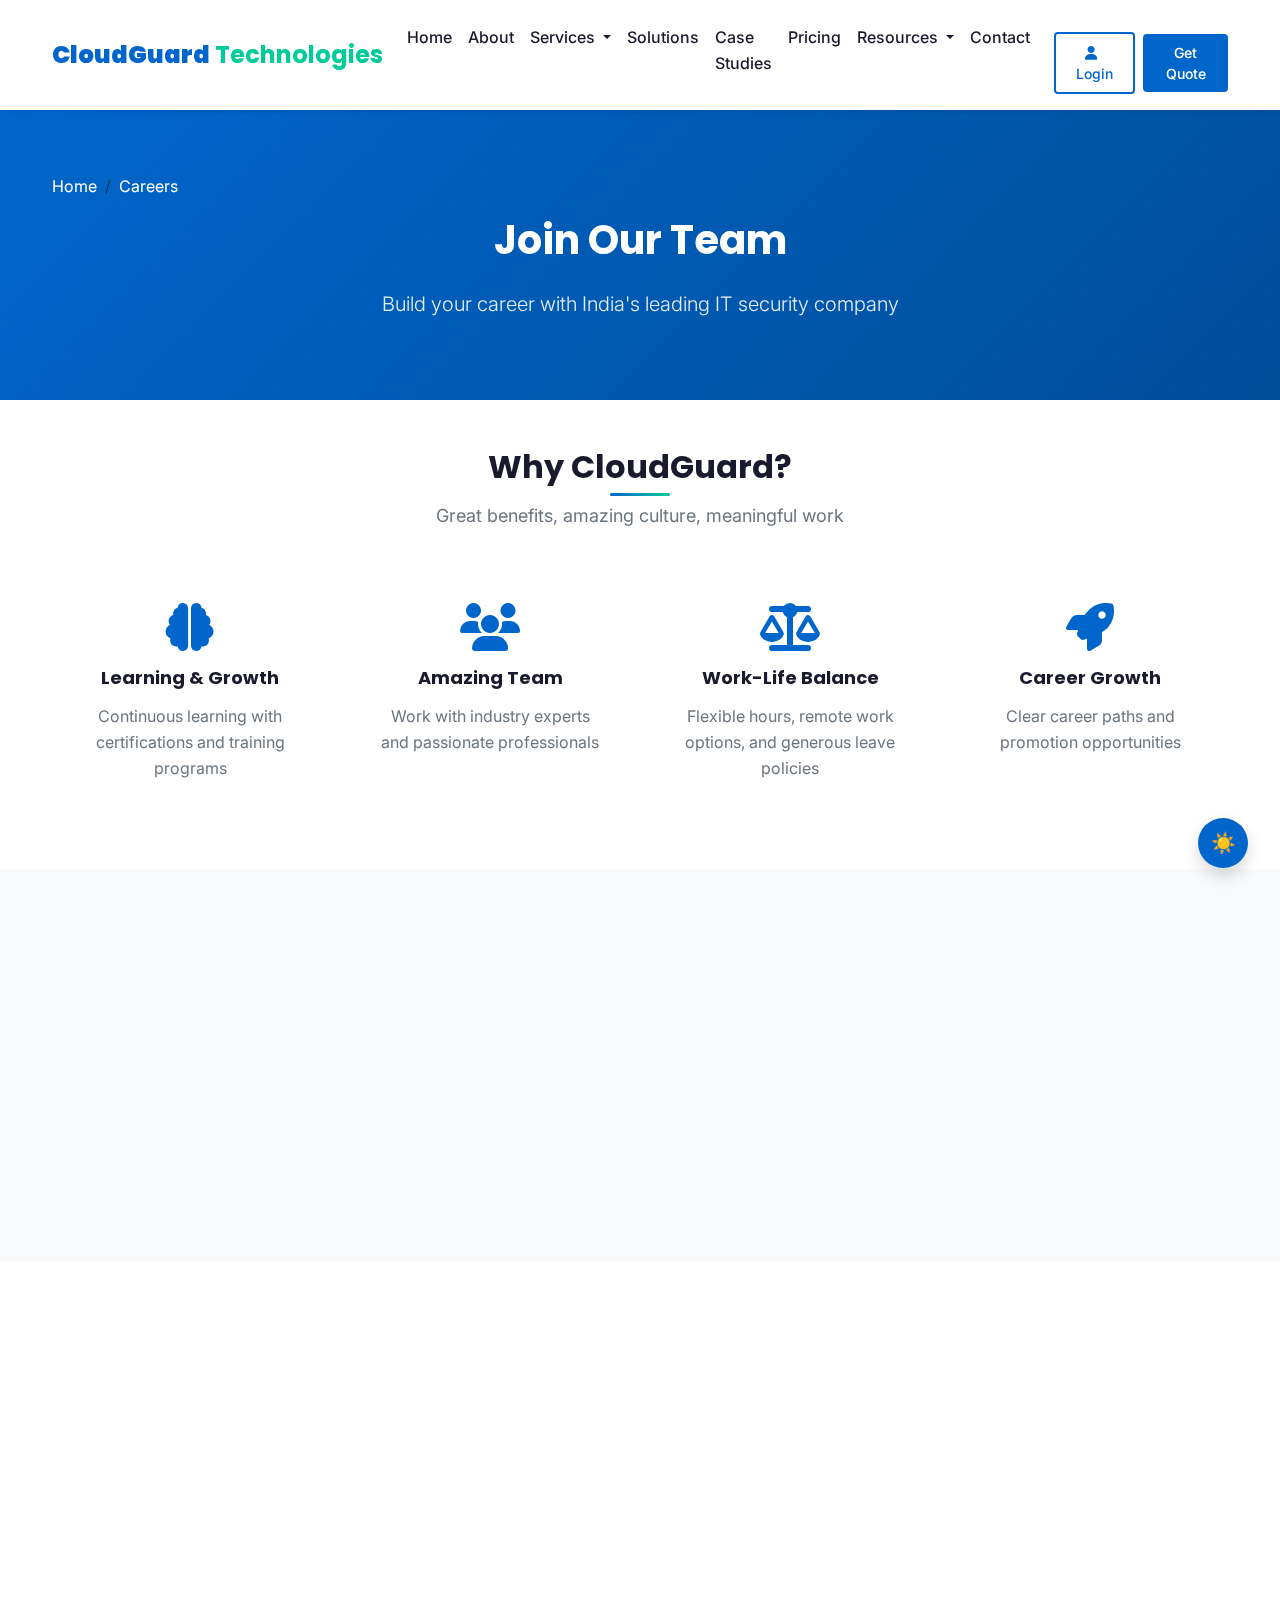
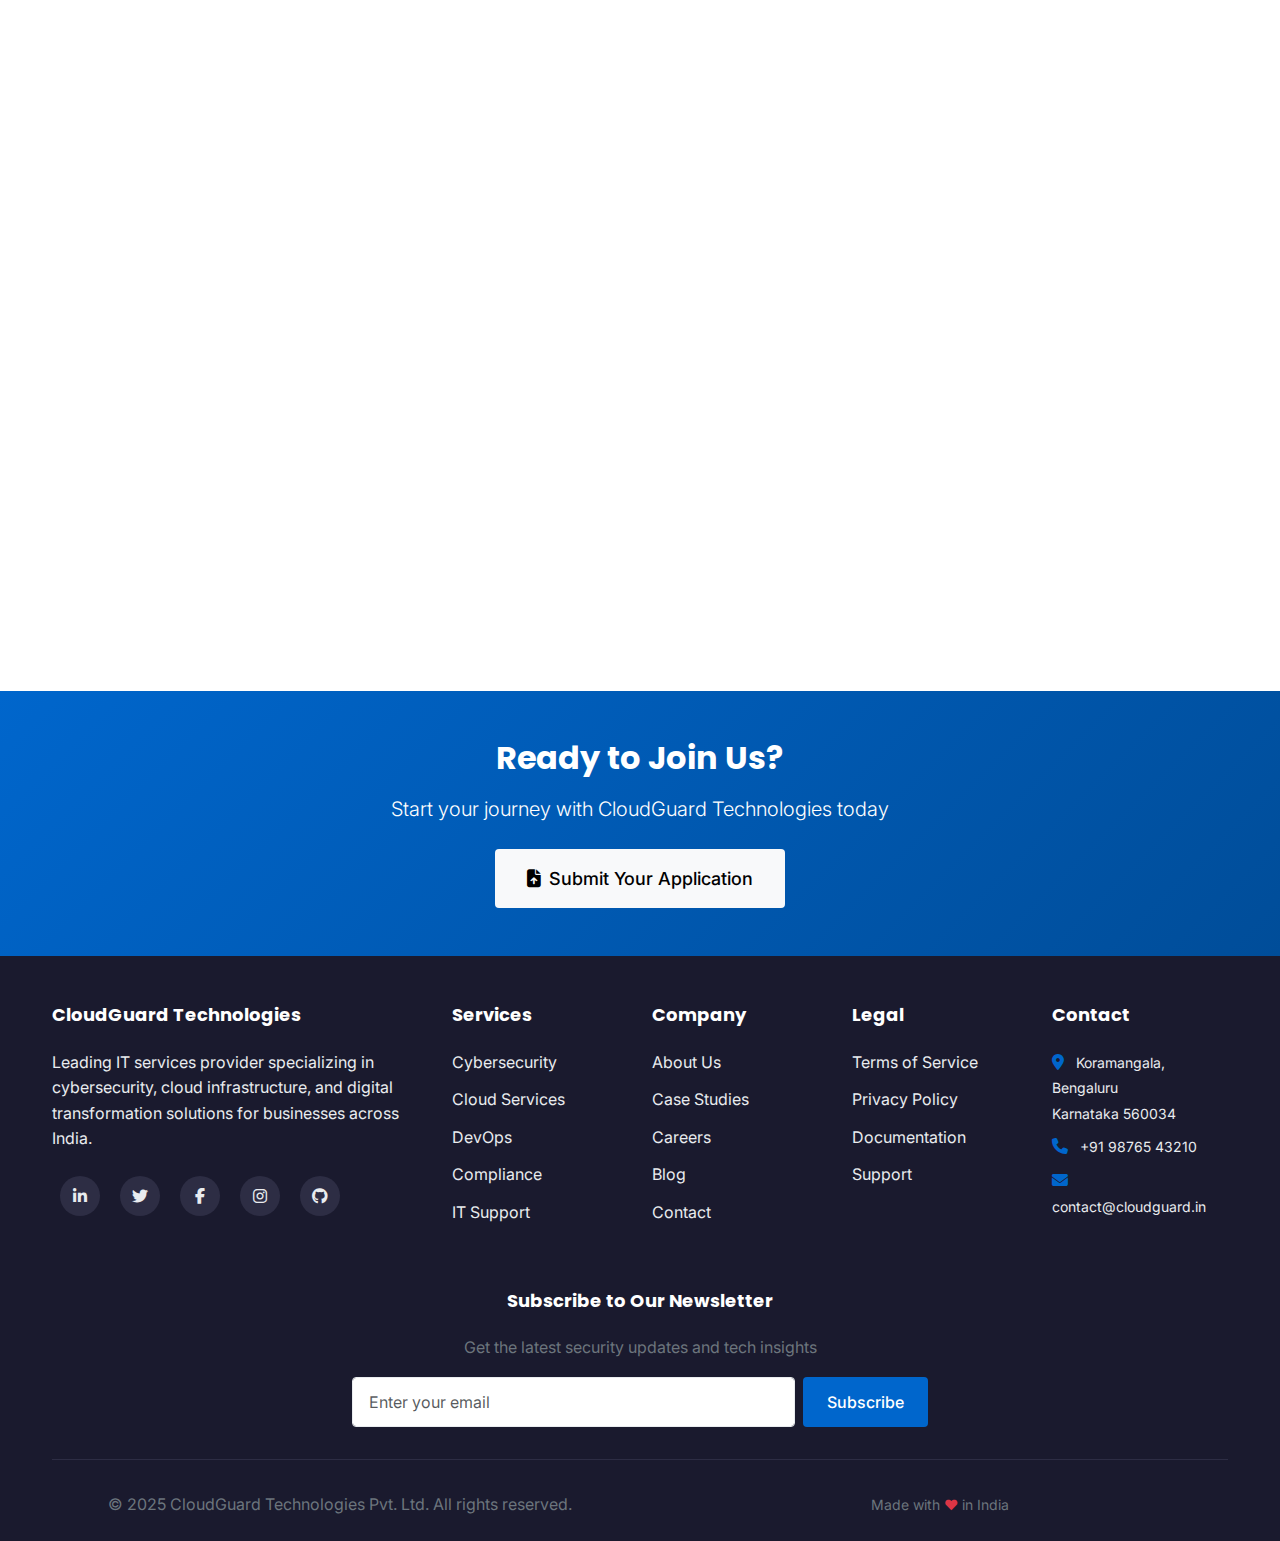
<file: pages/careers.html>
<!DOCTYPE html>
<html lang="en" data-theme="light">
<head>
  <meta charset="UTF-8">
  <meta name="viewport" content="width=device-width, initial-scale=1.0">
  <meta name="description" content="Join CloudGuard Technologies. Explore career opportunities in cybersecurity, cloud computing, and IT services.">
  <title>Careers - CloudGuard Technologies</title>
  
  <!-- Fonts -->
  <link rel="preconnect" href="https://fonts.googleapis.com">
  <link rel="preconnect" href="https://fonts.gstatic.com" crossorigin>
  <link href="https://fonts.googleapis.com/css2?family=Inter:wght@400;500;600&family=Poppins:wght@600;700&display=swap" rel="stylesheet">
  
  <!-- Font Awesome -->
  <link rel="stylesheet" href="https://cdnjs.cloudflare.com/ajax/libs/font-awesome/6.4.0/css/all.min.css">
  
  <!-- Bootstrap CSS -->
  <link href="https://cdn.jsdelivr.net/npm/bootstrap@5.3.0/dist/css/bootstrap.min.css" rel="stylesheet">
  
  <!-- AOS Animation -->
  <link href="https://unpkg.com/aos@2.3.1/dist/aos.css" rel="stylesheet">
  
  <!-- Custom CSS -->
  <link rel="stylesheet" href="../assets/css/style.css">
  <link rel="stylesheet" href="../assets/css/layout.css">
  <link rel="stylesheet" href="../assets/css/responsive.css">
  <link rel="stylesheet" href="../assets/css/dark.css">
  <link rel="stylesheet" href="../assets/css/vendor.css">
</head>
<body>
  <!-- Header -->
  <div id="header-placeholder"></div>

  <!-- Main Content -->
  <main id="main">
    <!-- Page Header -->
    <section class="hero py-5">
      <div class="container-lg">
        <nav aria-label="breadcrumb" data-aos="fade-down">
          <ol class="breadcrumb">
            <li class="breadcrumb-item"><a href="index.html" class="text-white">Home</a></li>
            <li class="breadcrumb-item active text-white" aria-current="page">Careers</li>
          </ol>
        </nav>
        
        <div class="text-center text-white" data-aos="fade-up">
          <h1 class="text-white">Join Our Team</h1>
          <p class="lead">Build your career with India's leading IT security company</p>
        </div>
      </div>
    </section>

    <!-- Why Join Us -->
    <section class="py-5">
      <div class="container-lg">
        <div class="section-title" data-aos="fade-up">
          <h2>Why CloudGuard?</h2>
          <p class="section-subtitle">Great benefits, amazing culture, meaningful work</p>
        </div>

        <div class="row g-4">
          <div class="col-12 col-md-6 col-lg-3" data-aos="fade-up" data-aos-delay="100">
            <div class="text-center p-4">
              <i class="fas fa-brain text-primary mb-3" style="font-size: 3rem;"></i>
              <h5>Learning & Growth</h5>
              <p class="text-muted">Continuous learning with certifications and training programs</p>
            </div>
          </div>

          <div class="col-12 col-md-6 col-lg-3" data-aos="fade-up" data-aos-delay="200">
            <div class="text-center p-4">
              <i class="fas fa-users text-primary mb-3" style="font-size: 3rem;"></i>
              <h5>Amazing Team</h5>
              <p class="text-muted">Work with industry experts and passionate professionals</p>
            </div>
          </div>

          <div class="col-12 col-md-6 col-lg-3" data-aos="fade-up" data-aos-delay="300">
            <div class="text-center p-4">
              <i class="fas fa-balance-scale text-primary mb-3" style="font-size: 3rem;"></i>
              <h5>Work-Life Balance</h5>
              <p class="text-muted">Flexible hours, remote work options, and generous leave policies</p>
            </div>
          </div>

          <div class="col-12 col-md-6 col-lg-3" data-aos="fade-up" data-aos-delay="400">
            <div class="text-center p-4">
              <i class="fas fa-rocket text-primary mb-3" style="font-size: 3rem;"></i>
              <h5>Career Growth</h5>
              <p class="text-muted">Clear career paths and promotion opportunities</p>
            </div>
          </div>
        </div>
      </div>
    </section>

    <!-- Benefits -->
    <section class="py-5 bg-light-gray">
      <div class="container-lg">
        <div class="section-title" data-aos="fade-up">
          <h2>Benefits & Perks</h2>
        </div>

        <div class="row g-4">
          <div class="col-12 col-md-6 col-lg-4" data-aos="fade-up">
            <div class="d-flex">
              <i class="fas fa-check-circle text-success me-3 mt-1"></i>
              <div>
                <h6>Competitive Salary</h6>
                <p class="text-muted small">Industry-leading compensation packages</p>
              </div>
            </div>
          </div>

          <div class="col-12 col-md-6 col-lg-4" data-aos="fade-up">
            <div class="d-flex">
              <i class="fas fa-check-circle text-success me-3 mt-1"></i>
              <div>
                <h6>Health Insurance</h6>
                <p class="text-muted small">Comprehensive medical coverage for you and family</p>
              </div>
            </div>
          </div>

          <div class="col-12 col-md-6 col-lg-4" data-aos="fade-up">
            <div class="d-flex">
              <i class="fas fa-check-circle text-success me-3 mt-1"></i>
              <div>
                <h6>Certification Support</h6>
                <p class="text-muted small">Sponsored CISSP, CEH, AWS, Azure certifications</p>
              </div>
            </div>
          </div>

          <div class="col-12 col-md-6 col-lg-4" data-aos="fade-up">
            <div class="d-flex">
              <i class="fas fa-check-circle text-success me-3 mt-1"></i>
              <div>
                <h6>Remote Work</h6>
                <p class="text-muted small">Hybrid and fully remote positions available</p>
              </div>
            </div>
          </div>

          <div class="col-12 col-md-6 col-lg-4" data-aos="fade-up">
            <div class="d-flex">
              <i class="fas fa-check-circle text-success me-3 mt-1"></i>
              <div>
                <h6>Team Events</h6>
                <p class="text-muted small">Regular team outings and celebrations</p>
              </div>
            </div>
          </div>

          <div class="col-12 col-md-6 col-lg-4" data-aos="fade-up">
            <div class="d-flex">
              <i class="fas fa-check-circle text-success me-3 mt-1"></i>
              <div>
                <h6>Latest Tech</h6>
                <p class="text-muted small">Work with cutting-edge security tools</p>
              </div>
            </div>
          </div>
        </div>
      </div>
    </section>

    <!-- Open Positions -->
    <section class="py-5">
      <div class="container-lg">
        <div class="section-title" data-aos="fade-up">
          <h2>Open Positions</h2>
          <p class="section-subtitle">Find your next opportunity</p>
        </div>

        <!-- Job Listing -->
        <div class="row g-4">
          <div class="col-12" data-aos="fade-up">
            <div class="card">
              <div class="card-body">
                <div class="row align-items-center">
                  <div class="col-12 col-lg-8">
                    <h4 class="card-title mb-2">Senior Security Analyst</h4>
                    <div class="d-flex flex-wrap gap-3 text-muted">
                      <span><i class="fas fa-map-marker-alt me-2"></i>Bengaluru</span>
                      <span><i class="fas fa-briefcase me-2"></i>Full-time</span>
                      <span><i class="fas fa-clock me-2"></i>3-5 years</span>
                    </div>
                    <div class="mt-3">
                      <span class="badge bg-primary me-2">Cybersecurity</span>
                      <span class="badge bg-secondary me-2">SOC</span>
                      <span class="badge bg-success">SIEM</span>
                    </div>
                  </div>
                  <div class="col-12 col-lg-4 text-lg-end mt-3 mt-lg-0">
                    <button class="btn btn-primary" data-bs-toggle="modal" data-bs-target="#applyModal">Apply Now</button>
                  </div>
                </div>
              </div>
            </div>
          </div>

          <div class="col-12" data-aos="fade-up">
            <div class="card">
              <div class="card-body">
                <div class="row align-items-center">
                  <div class="col-12 col-lg-8">
                    <h4 class="card-title mb-2">Cloud Solutions Architect</h4>
                    <div class="d-flex flex-wrap gap-3 text-muted">
                      <span><i class="fas fa-map-marker-alt me-2"></i>Mumbai / Remote</span>
                      <span><i class="fas fa-briefcase me-2"></i>Full-time</span>
                      <span><i class="fas fa-clock me-2"></i>5+ years</span>
                    </div>
                    <div class="mt-3">
                      <span class="badge bg-primary me-2">AWS</span>
                      <span class="badge bg-secondary me-2">Azure</span>
                      <span class="badge bg-success">GCP</span>
                    </div>
                  </div>
                  <div class="col-12 col-lg-4 text-lg-end mt-3 mt-lg-0">
                    <button class="btn btn-primary" data-bs-toggle="modal" data-bs-target="#applyModal">Apply Now</button>
                  </div>
                </div>
              </div>
            </div>
          </div>

          <div class="col-12" data-aos="fade-up">
            <div class="card">
              <div class="card-body">
                <div class="row align-items-center">
                  <div class="col-12 col-lg-8">
                    <h4 class="card-title mb-2">DevOps Engineer</h4>
                    <div class="d-flex flex-wrap gap-3 text-muted">
                      <span><i class="fas fa-map-marker-alt me-2"></i>Bengaluru</span>
                      <span><i class="fas fa-briefcase me-2"></i>Full-time</span>
                      <span><i class="fas fa-clock me-2"></i>2-4 years</span>
                    </div>
                    <div class="mt-3">
                      <span class="badge bg-primary me-2">Docker</span>
                      <span class="badge bg-secondary me-2">Kubernetes</span>
                      <span class="badge bg-success">CI/CD</span>
                    </div>
                  </div>
                  <div class="col-12 col-lg-4 text-lg-end mt-3 mt-lg-0">
                    <button class="btn btn-primary" data-bs-toggle="modal" data-bs-target="#applyModal">Apply Now</button>
                  </div>
                </div>
              </div>
            </div>
          </div>

          <div class="col-12" data-aos="fade-up">
            <div class="card">
              <div class="card-body">
                <div class="row align-items-center">
                  <div class="col-12 col-lg-8">
                    <h4 class="card-title mb-2">Penetration Tester</h4>
                    <div class="d-flex flex-wrap gap-3 text-muted">
                      <span><i class="fas fa-map-marker-alt me-2"></i>Bengaluru / Remote</span>
                      <span><i class="fas fa-briefcase me-2"></i>Full-time</span>
                      <span><i class="fas fa-clock me-2"></i>3-6 years</span>
                    </div>
                    <div class="mt-3">
                      <span class="badge bg-primary me-2">VAPT</span>
                      <span class="badge bg-secondary me-2">CEH</span>
                      <span class="badge bg-success">OSCP</span>
                    </div>
                  </div>
                  <div class="col-12 col-lg-4 text-lg-end mt-3 mt-lg-0">
                    <button class="btn btn-primary" data-bs-toggle="modal" data-bs-target="#applyModal">Apply Now</button>
                  </div>
                </div>
              </div>
            </div>
          </div>
        </div>

        <div class="text-center mt-5" data-aos="fade-up">
          <p class="text-muted">Don't see a role that fits? Send us your resume anyway!</p>
          <button class="btn btn-outline-primary" data-bs-toggle="modal" data-bs-target="#applyModal">
            Submit General Application
          </button>
        </div>
      </div>
    </section>

    <!-- CTA -->
    <section class="py-5 bg-primary-gradient text-white">
      <div class="container-lg text-center">
        <h2 class="text-white mb-3">Ready to Join Us?</h2>
        <p class="lead mb-4 opacity-90">Start your journey with CloudGuard Technologies today</p>
        <button class="btn btn-light btn-lg" data-bs-toggle="modal" data-bs-target="#applyModal">
          <i class="fas fa-file-upload me-2"></i>Submit Your Application
        </button>
      </div>
    </section>
  </main>

  <!-- Footer -->
  <div id="footer-placeholder"></div>

  <!-- Modals -->
  <div id="modals-placeholder"></div>

  <!-- Apply Modal -->
  <div class="modal fade" id="applyModal" tabindex="-1">
    <div class="modal-dialog modal-lg">
      <div class="modal-content">
        <div class="modal-header">
          <h5 class="modal-title">Apply for Position</h5>
          <button type="button" class="btn-close" data-bs-dismiss="modal"></button>
        </div>
        <div class="modal-body">
          <form id="careerForm">
            <div class="row g-3">
              <div class="col-md-6">
                <label class="form-label">Full Name *</label>
                <input type="text" class="form-control" required>
              </div>
              <div class="col-md-6">
                <label class="form-label">Email *</label>
                <input type="email" class="form-control" required>
              </div>
              <div class="col-md-6">
                <label class="form-label">Phone *</label>
                <input type="tel" class="form-control" placeholder="+91 XXXXX XXXXX" required>
              </div>
              <div class="col-md-6">
                <label class="form-label">Experience (Years)</label>
                <input type="number" class="form-control" min="0">
              </div>
              <div class="col-12">
                <label class="form-label">Resume (PDF/DOC) *</label>
                <input type="file" class="form-control" accept=".pdf,.doc,.docx" name="resume" required>
                <small class="text-muted">Max 5MB</small>
              </div>
              <div class="col-12">
                <label class="form-label">Cover Letter</label>
                <textarea class="form-control" rows="4"></textarea>
              </div>
            </div>
            <div class="modal-footer mt-3">
              <button type="button" class="btn btn-secondary" data-bs-dismiss="modal">Close</button>
              <button type="submit" class="btn btn-primary">Submit Application</button>
            </div>
          </form>
        </div>
      </div>
    </div>
  </div>

  <!-- Bootstrap JS -->
  <script src="https://cdn.jsdelivr.net/npm/bootstrap@5.3.0/dist/js/bootstrap.bundle.min.js"></script>
  <script src="https://unpkg.com/aos@2.3.1/dist/aos.js"></script>
  <script src="../assets/js/main.js"></script>
  <script src="../assets/js/plugins.js"></script>
  <script src="../assets/js/ajax.js"></script>

  <script>
    fetch('../partials/header.html').then(r => r.text()).then(d => document.getElementById('header-placeholder').innerHTML = d);
    fetch('../partials/footer.html').then(r => r.text()).then(d => document.getElementById('footer-placeholder').innerHTML = d);
    fetch('../partials/modals.html').then(r => r.text()).then(d => document.getElementById('modals-placeholder').innerHTML = d);
  </script>
</body>
</html>
</file>
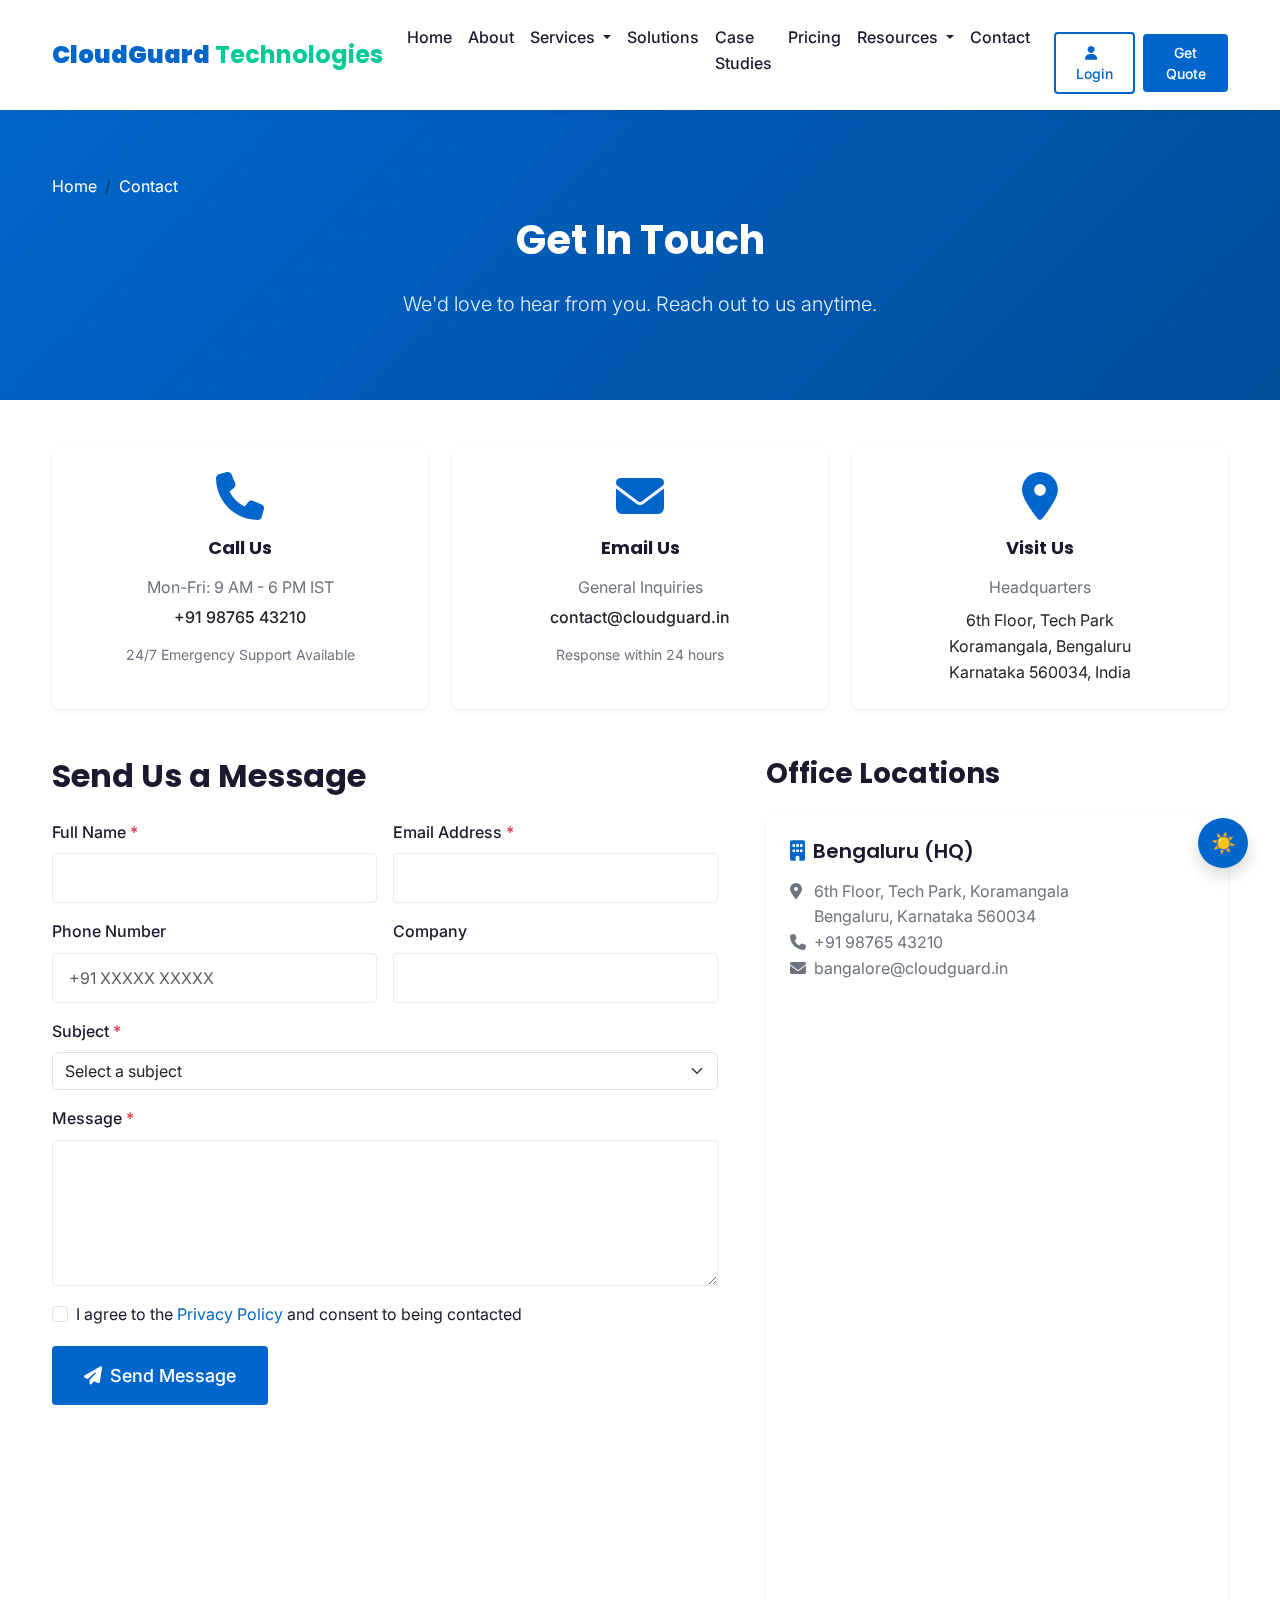
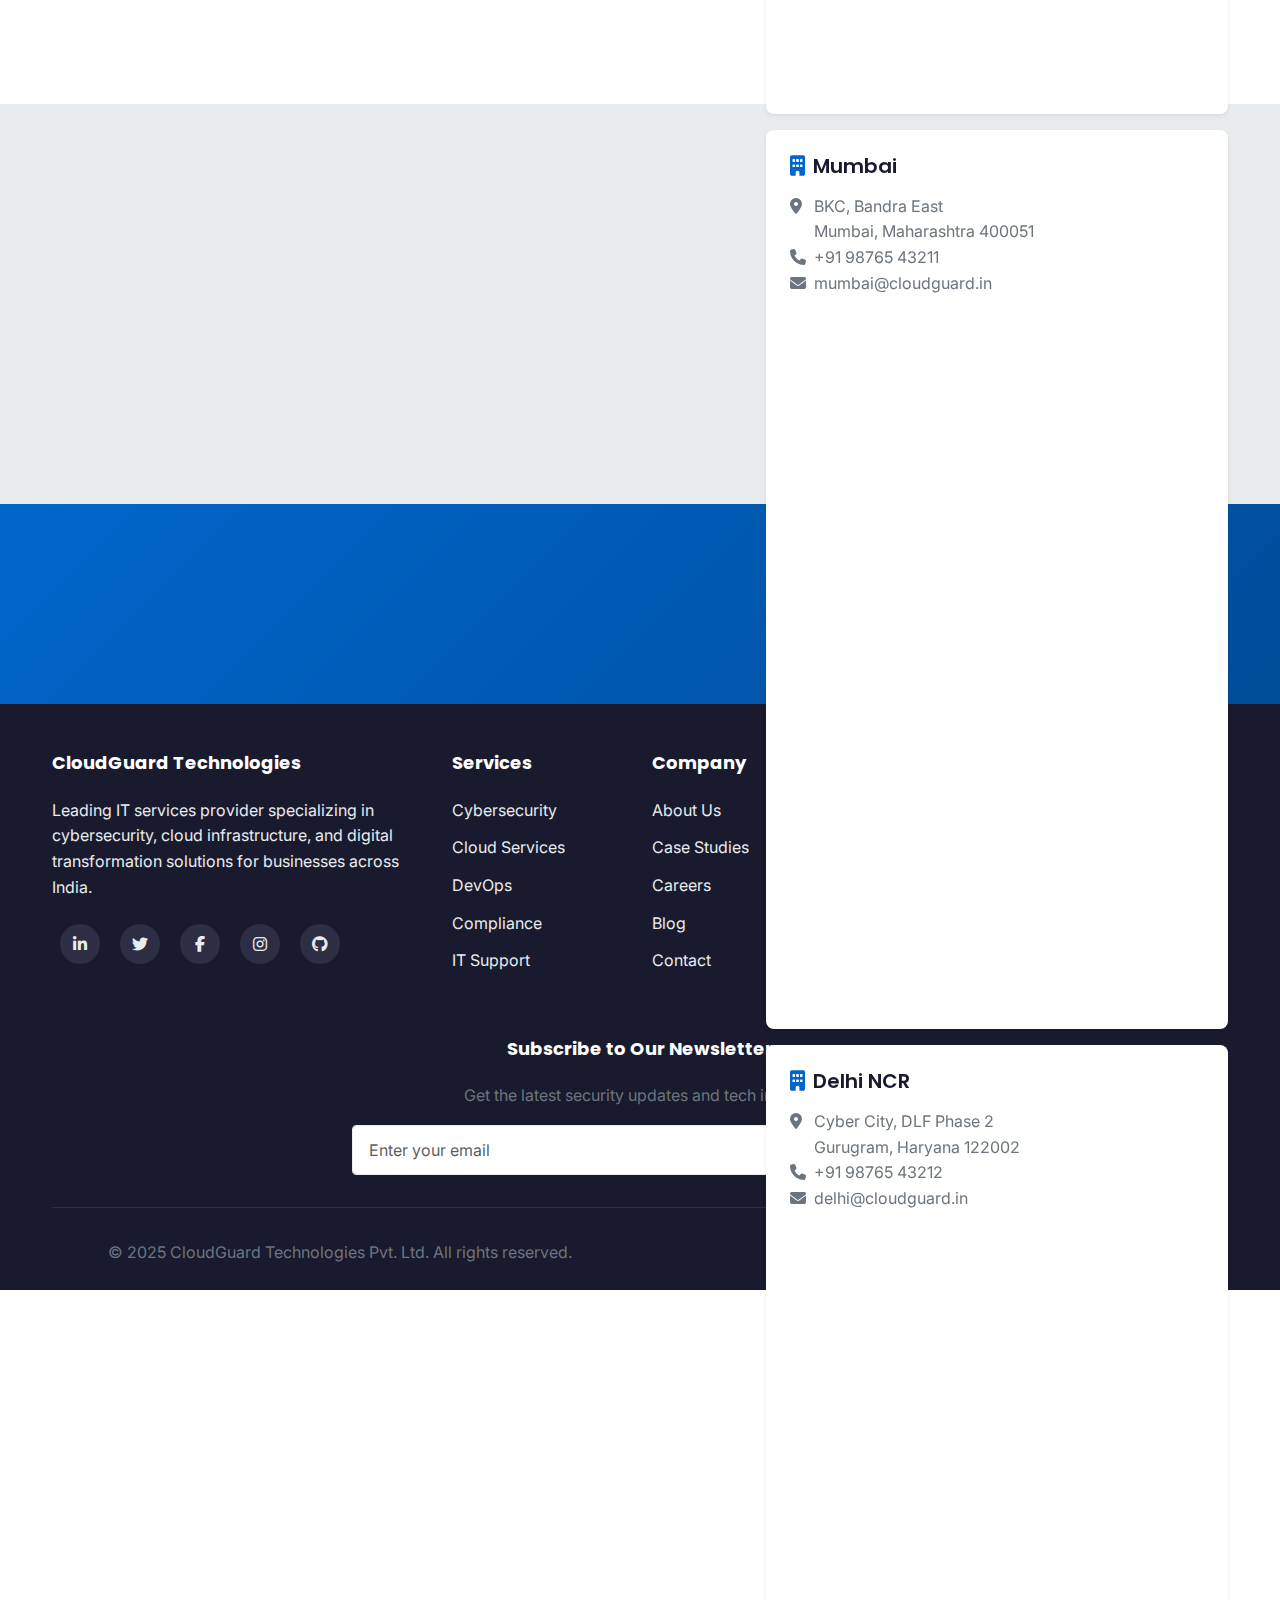
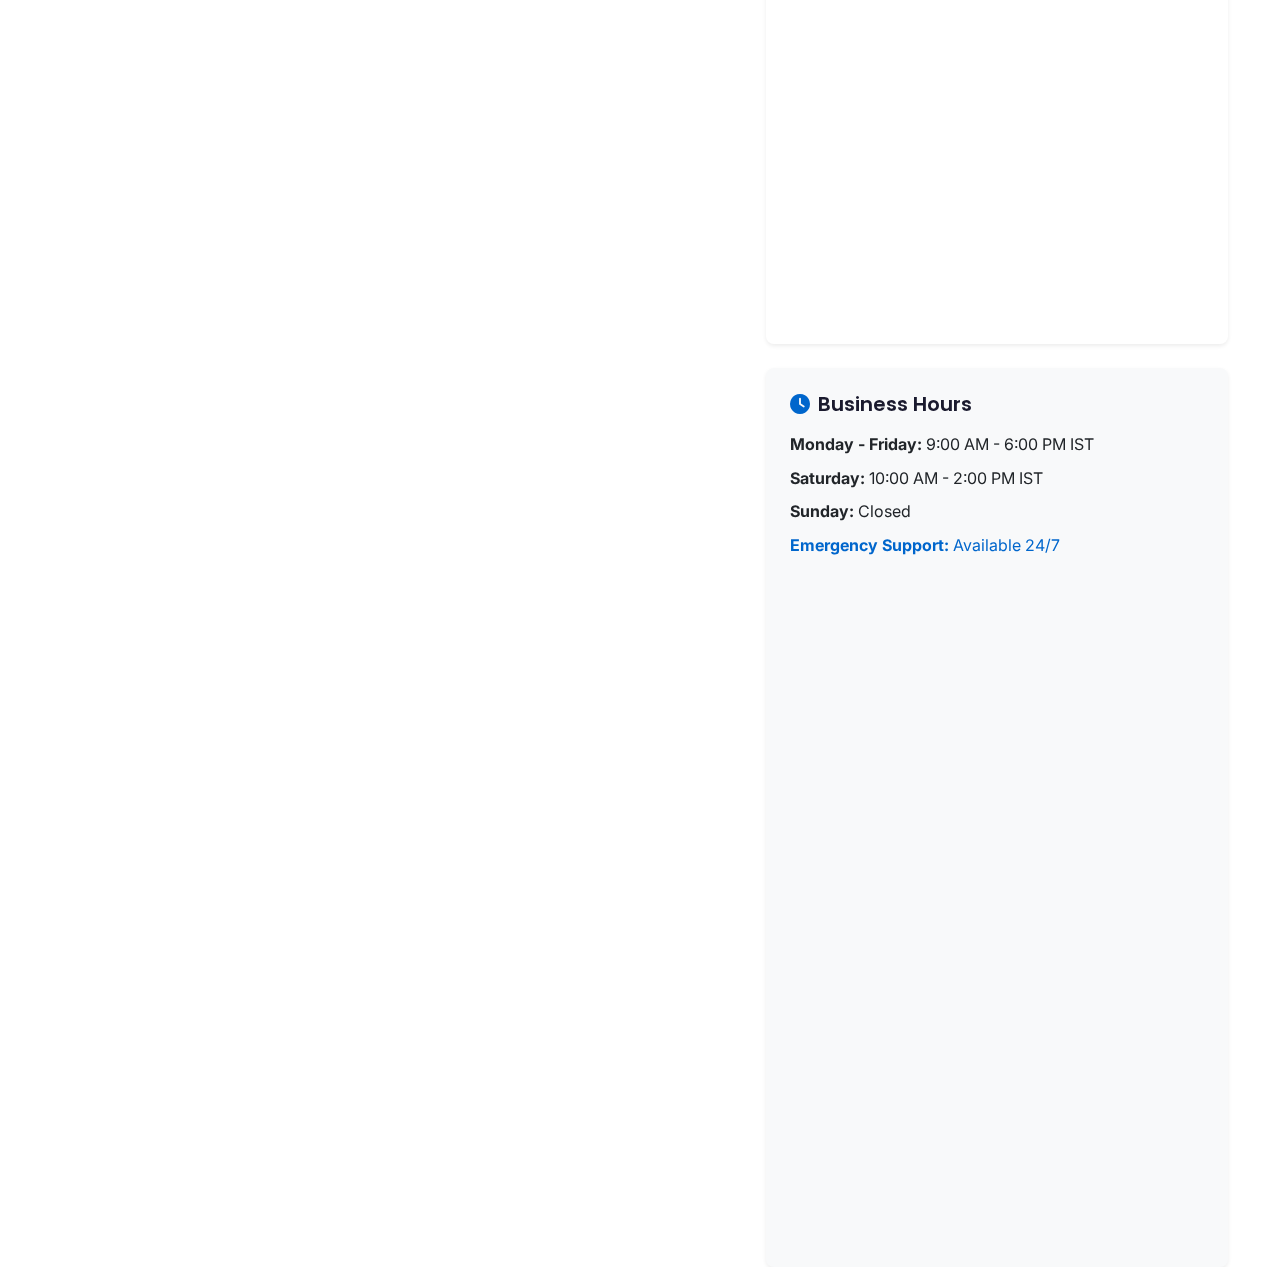
<file: pages/contact.html>
<!DOCTYPE html>
<html lang="en" data-theme="light">
<head>
  <meta charset="UTF-8">
  <meta name="viewport" content="width=device-width, initial-scale=1.0">
  <meta name="description" content="Contact CloudGuard Technologies for IT services and cybersecurity solutions. Call +91 98765 43210 or email contact@cloudguard.in">
  <meta name="csrf-token" content="CSRF_TOKEN_HERE">
  <title>Contact Us - CloudGuard Technologies</title>
  
  <!-- Fonts -->
  <link rel="preconnect" href="https://fonts.googleapis.com">
  <link rel="preconnect" href="https://fonts.gstatic.com" crossorigin>
  <link href="https://fonts.googleapis.com/css2?family=Inter:wght@400;500;600&family=Poppins:wght@600;700&display=swap" rel="stylesheet">
  
  <!-- Font Awesome -->
  <link rel="stylesheet" href="https://cdnjs.cloudflare.com/ajax/libs/font-awesome/6.4.0/css/all.min.css">
  
  <!-- Bootstrap CSS -->
  <link href="https://cdn.jsdelivr.net/npm/bootstrap@5.3.0/dist/css/bootstrap.min.css" rel="stylesheet">
  
  <!-- AOS Animation -->
  <link href="https://unpkg.com/aos@2.3.1/dist/aos.css" rel="stylesheet">
  
  <!-- Custom CSS -->
  <link rel="stylesheet" href="../assets/css/style.css">
  <link rel="stylesheet" href="../assets/css/layout.css">
  <link rel="stylesheet" href="../assets/css/responsive.css">
  <link rel="stylesheet" href="../assets/css/dark.css">
  <link rel="stylesheet" href="../assets/css/vendor.css">
</head>
<body>
  <!-- Header -->
  <div id="header-placeholder"></div>

  <!-- Main Content -->
  <main id="main">
    <!-- Page Header -->
    <section class="hero py-5">
      <div class="container-lg">
        <nav aria-label="breadcrumb" data-aos="fade-down">
          <ol class="breadcrumb">
            <li class="breadcrumb-item"><a href="index.html" class="text-white">Home</a></li>
            <li class="breadcrumb-item active text-white" aria-current="page">Contact</li>
          </ol>
        </nav>
        
        <div class="text-center text-white" data-aos="fade-up">
          <h1 class="text-white">Get In Touch</h1>
          <p class="lead">We'd love to hear from you. Reach out to us anytime.</p>
        </div>
      </div>
    </section>

    <!-- Contact Info Cards -->
    <section class="py-5">
      <div class="container-lg">
        <div class="row g-4 mb-5">
          <div class="col-12 col-md-4" data-aos="fade-up" data-aos-delay="100">
            <div class="card h-100 text-center p-4">
              <div class="mb-3">
                <i class="fas fa-phone text-primary" style="font-size: 3rem;"></i>
              </div>
              <h5>Call Us</h5>
              <p class="text-muted mb-2">Mon-Fri: 9 AM - 6 PM IST</p>
              <a href="tel:+919876543210" class="h6">+91 98765 43210</a>
              <p class="text-muted small mt-2">24/7 Emergency Support Available</p>
            </div>
          </div>

          <div class="col-12 col-md-4" data-aos="fade-up" data-aos-delay="200">
            <div class="card h-100 text-center p-4">
              <div class="mb-3">
                <i class="fas fa-envelope text-primary" style="font-size: 3rem;"></i>
              </div>
              <h5>Email Us</h5>
              <p class="text-muted mb-2">General Inquiries</p>
              <a href="mailto:contact@cloudguard.in" class="h6">contact@cloudguard.in</a>
              <p class="text-muted small mt-2">Response within 24 hours</p>
            </div>
          </div>

          <div class="col-12 col-md-4" data-aos="fade-up" data-aos-delay="300">
            <div class="card h-100 text-center p-4">
              <div class="mb-3">
                <i class="fas fa-map-marker-alt text-primary" style="font-size: 3rem;"></i>
              </div>
              <h5>Visit Us</h5>
              <p class="text-muted mb-2">Headquarters</p>
              <address class="mb-0">
                6th Floor, Tech Park<br>
                Koramangala, Bengaluru<br>
                Karnataka 560034, India
              </address>
            </div>
          </div>
        </div>

        <div class="row g-5">
          <!-- Contact Form -->
          <div class="col-12 col-lg-7" data-aos="fade-right">
            <h2 class="mb-4">Send Us a Message</h2>
            
            <form id="contactForm" class="needs-validation" novalidate>
              <div class="row g-3">
                <div class="col-md-6">
                  <label for="name" class="form-label">Full Name <span class="text-danger">*</span></label>
                  <input type="text" class="form-control" id="name" name="name" required>
                  <div class="invalid-feedback">Please enter your name.</div>
                </div>

                <div class="col-md-6">
                  <label for="email" class="form-label">Email Address <span class="text-danger">*</span></label>
                  <input type="email" class="form-control" id="email" name="email" required>
                  <div class="invalid-feedback">Please enter a valid email.</div>
                </div>

                <div class="col-md-6">
                  <label for="phone" class="form-label">Phone Number</label>
                  <input type="tel" class="form-control" id="phone" name="phone" placeholder="+91 XXXXX XXXXX">
                </div>

                <div class="col-md-6">
                  <label for="company" class="form-label">Company</label>
                  <input type="text" class="form-control" id="company" name="company">
                </div>

                <div class="col-12">
                  <label for="subject" class="form-label">Subject <span class="text-danger">*</span></label>
                  <select class="form-select" id="subject" name="subject" required>
                    <option value="" selected disabled>Select a subject</option>
                    <option value="general">General Inquiry</option>
                    <option value="quote">Request a Quote</option>
                    <option value="support">Technical Support</option>
                    <option value="partnership">Partnership Opportunity</option>
                    <option value="careers">Careers</option>
                    <option value="other">Other</option>
                  </select>
                  <div class="invalid-feedback">Please select a subject.</div>
                </div>

                <div class="col-12">
                  <label for="message" class="form-label">Message <span class="text-danger">*</span></label>
                  <textarea class="form-control" id="message" name="message" rows="5" required></textarea>
                  <div class="invalid-feedback">Please enter your message.</div>
                </div>

                <div class="col-12">
                  <div class="form-check">
                    <input class="form-check-input" type="checkbox" id="consent" required>
                    <label class="form-check-label" for="consent">
                      I agree to the <a href="privacy-policy.html" target="_blank">Privacy Policy</a> and consent to being contacted
                    </label>
                    <div class="invalid-feedback">You must agree before submitting.</div>
                  </div>
                </div>

                <div class="col-12">
                  <button type="submit" class="btn btn-primary btn-lg">
                    <i class="fas fa-paper-plane me-2"></i>Send Message
                  </button>
                </div>
              </div>
            </form>
          </div>

          <!-- Office Info & Map -->
          <div class="col-12 col-lg-5" data-aos="fade-left">
            <h3 class="mb-4">Office Locations</h3>
            
            <!-- Main Office -->
            <div class="card mb-3">
              <div class="card-body">
                <h5 class="card-title"><i class="fas fa-building text-primary me-2"></i>Bengaluru (HQ)</h5>
                <p class="card-text">
                  <i class="fas fa-map-marker-alt text-muted me-2"></i>
                  6th Floor, Tech Park, Koramangala<br>
                  <span class="ms-4">Bengaluru, Karnataka 560034</span><br>
                  <i class="fas fa-phone text-muted me-2"></i>+91 98765 43210<br>
                  <i class="fas fa-envelope text-muted me-2"></i>bangalore@cloudguard.in
                </p>
              </div>
            </div>

            <!-- Additional Offices -->
            <div class="card mb-3">
              <div class="card-body">
                <h5 class="card-title"><i class="fas fa-building text-primary me-2"></i>Mumbai</h5>
                <p class="card-text">
                  <i class="fas fa-map-marker-alt text-muted me-2"></i>
                  BKC, Bandra East<br>
                  <span class="ms-4">Mumbai, Maharashtra 400051</span><br>
                  <i class="fas fa-phone text-muted me-2"></i>+91 98765 43211<br>
                  <i class="fas fa-envelope text-muted me-2"></i>mumbai@cloudguard.in
                </p>
              </div>
            </div>

            <div class="card mb-4">
              <div class="card-body">
                <h5 class="card-title"><i class="fas fa-building text-primary me-2"></i>Delhi NCR</h5>
                <p class="card-text">
                  <i class="fas fa-map-marker-alt text-muted me-2"></i>
                  Cyber City, DLF Phase 2<br>
                  <span class="ms-4">Gurugram, Haryana 122002</span><br>
                  <i class="fas fa-phone text-muted me-2"></i>+91 98765 43212<br>
                  <i class="fas fa-envelope text-muted me-2"></i>delhi@cloudguard.in
                </p>
              </div>
            </div>

            <!-- Business Hours -->
            <div class="card bg-light-gray">
              <div class="card-body">
                <h5 class="card-title"><i class="fas fa-clock text-primary me-2"></i>Business Hours</h5>
                <ul class="list-unstyled mb-0">
                  <li class="mb-2"><strong>Monday - Friday:</strong> 9:00 AM - 6:00 PM IST</li>
                  <li class="mb-2"><strong>Saturday:</strong> 10:00 AM - 2:00 PM IST</li>
                  <li class="mb-2"><strong>Sunday:</strong> Closed</li>
                  <li class="text-primary"><strong>Emergency Support:</strong> Available 24/7</li>
                </ul>
              </div>
            </div>
          </div>
        </div>
      </div>
    </section>

    <!-- Map Section (Optional) -->
    <section class="py-0">
      <div class="container-fluid p-0">
        <div style="width: 100%; height: 400px; background: #e9ecef;">
          <iframe src="https://www.google.com/maps/embed?pb=!1m18!1m12!1m3!1d3888.9202860000004!2d77.61219131482114!3d12.913184690892457!2m3!1f0!2f0!3f0!3m2!1i1024!2i768!4f13.1!3m3!1m2!1s0x0%3A0x0!2zMTLCsDU0JzQ3LjUiTiA3N8KwMzYnNTIuNiJF!5e0!3m2!1sen!2sin!4v1234567890123!5m2!1sen!2sin" 
                  width="100%" height="400" style="border:0;" allowfullscreen="" loading="lazy" 
                  referrerpolicy="no-referrer-when-downgrade"></iframe>
        </div>
      </div>
    </section>

    <!-- CTA Section -->
    <section class="py-5 bg-primary-gradient text-white">
      <div class="container-lg">
        <div class="row align-items-center">
          <div class="col-12 col-lg-8 text-center text-lg-start mb-4 mb-lg-0" data-aos="fade-right">
            <h2 class="text-white mb-3">Looking for Immediate Support?</h2>
            <p class="mb-0 opacity-90">Our support team is available 24/7 for emergency assistance.</p>
          </div>
          <div class="col-12 col-lg-4 text-center text-lg-end" data-aos="fade-left">
            <a href="tel:+919876543210" class="btn btn-light btn-lg">
              <i class="fas fa-phone me-2"></i>Call Now
            </a>
          </div>
        </div>
      </div>
    </section>
  </main>

  <!-- Footer -->
  <div id="footer-placeholder"></div>

  <!-- Modals -->
  <div id="modals-placeholder"></div>

  <!-- Bootstrap JS -->
  <script src="https://cdn.jsdelivr.net/npm/bootstrap@5.3.0/dist/js/bootstrap.bundle.min.js"></script>
  
  <!-- AOS Animation -->
  <script src="https://unpkg.com/aos@2.3.1/dist/aos.js"></script>
  
  <!-- Custom JS -->
  <script src="../assets/js/main.js"></script>
  <script src="../assets/js/plugins.js"></script>
  <script src="../assets/js/ajax.js"></script>

  <!-- Load Partials -->
  <script>
    fetch('../partials/header.html')
      .then(response => response.text())
      .then(data => document.getElementById('header-placeholder').innerHTML = data);

    fetch('../partials/footer.html')
      .then(response => response.text())
      .then(data => document.getElementById('footer-placeholder').innerHTML = data);

    fetch('../partials/modals.html')
      .then(response => response.text())
      .then(data => document.getElementById('modals-placeholder').innerHTML = data);
  </script>
</body>
</html>
</file>
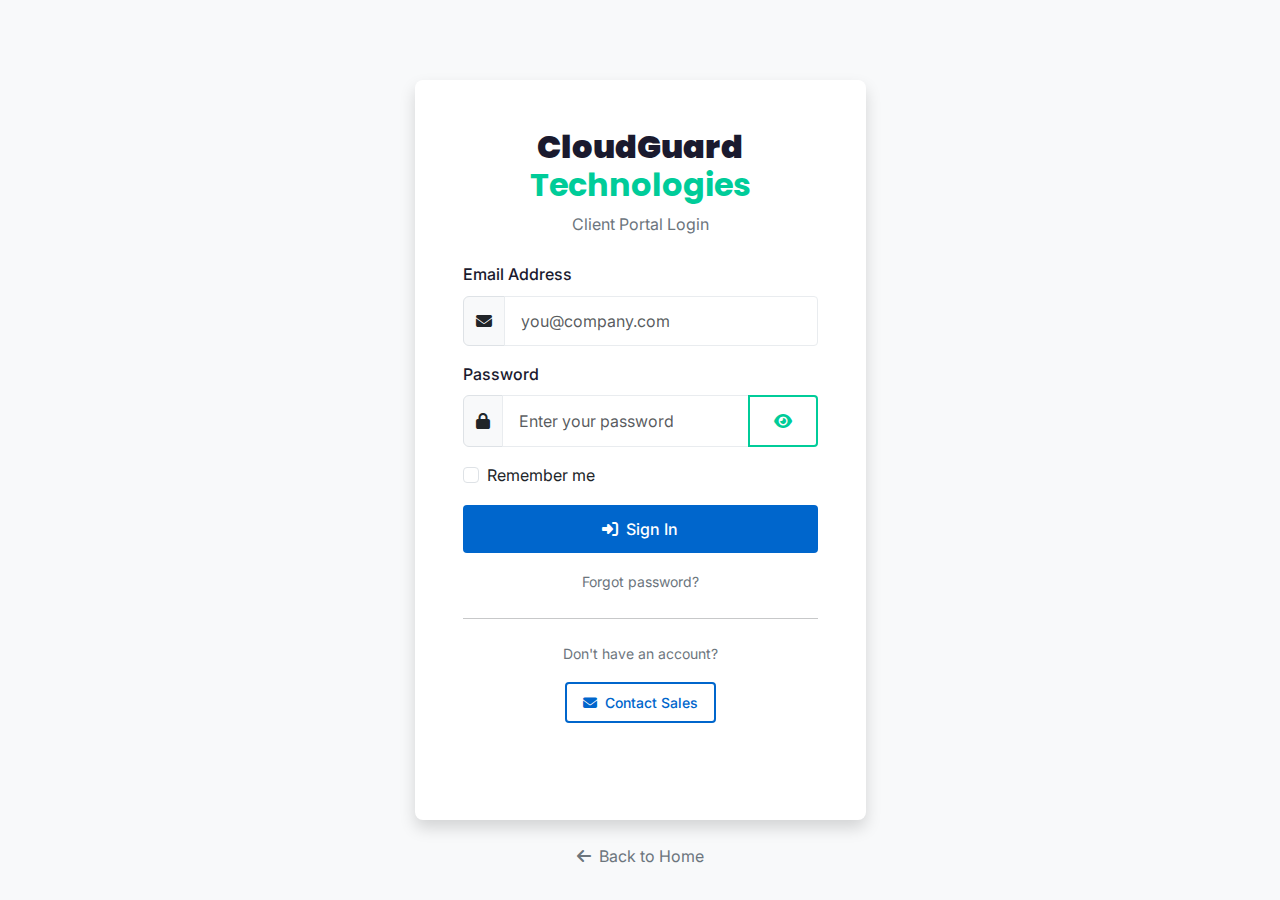
<file: pages/dashboard.html>
<!DOCTYPE html>
<html lang="en" data-theme="light">
<head>
  <meta charset="UTF-8">
  <meta name="viewport" content="width=device-width, initial-scale=1.0">
  <meta name="description" content="Client dashboard - Manage your IT services, view security reports, and track support tickets.">
  <title>Dashboard - CloudGuard Technologies</title>
  
  <!-- Fonts -->
  <link rel="preconnect" href="https://fonts.googleapis.com">
  <link rel="preconnect" href="https://fonts.gstatic.com" crossorigin>
  <link href="https://fonts.googleapis.com/css2?family=Inter:wght@400;500;600&family=Poppins:wght@600;700&display=swap" rel="stylesheet">
  
  <!-- Font Awesome -->
  <link rel="stylesheet" href="https://cdnjs.cloudflare.com/ajax/libs/font-awesome/6.4.0/css/all.min.css">
  
  <!-- Bootstrap CSS -->
  <link href="https://cdn.jsdelivr.net/npm/bootstrap@5.3.0/dist/css/bootstrap.min.css" rel="stylesheet">
  
  <!-- Custom CSS -->
  <link rel="stylesheet" href="../assets/css/style.css">
  <link rel="stylesheet" href="../assets/css/layout.css">
  <link rel="stylesheet" href="../assets/css/responsive.css">
  <link rel="stylesheet" href="../assets/css/dark.css">
</head>
<body>
  <div class="d-flex">
    <!-- Sidebar -->
    <div id="sidebar-placeholder"></div>

    <!-- Main Content -->
    <div class="flex-grow-1" style="margin-left: 250px;">
      <!-- Top Navbar -->
      <nav class="navbar navbar-light bg-white border-bottom sticky-top">
        <div class="container-fluid px-4">
          <h4 class="mb-0">Dashboard</h4>
          <div class="d-flex align-items-center gap-3">
            <button class="btn btn-sm btn-outline-secondary" data-bs-toggle="modal" data-bs-target="#supportModal">
              <i class="fas fa-headset me-1"></i>Support
            </button>
            <div class="dropdown">
              <button class="btn btn-sm btn-light dropdown-toggle" data-bs-toggle="dropdown">
                <i class="fas fa-user-circle me-1"></i>John Doe
              </button>
              <ul class="dropdown-menu dropdown-menu-end">
                <li><a class="dropdown-item" href="#settings"><i class="fas fa-cog me-2"></i>Settings</a></li>
                <li><hr class="dropdown-divider"></li>
                <li><a class="dropdown-item" href="#" onclick="logout()"><i class="fas fa-sign-out-alt me-2"></i>Logout</a></li>
              </ul>
            </div>
          </div>
        </div>
      </nav>

      <!-- Dashboard Content -->
      <main class="p-4">
        <!-- Stats Cards -->
        <div class="row g-4 mb-4">
          <div class="col-12 col-md-6 col-xl-3">
            <div class="card">
              <div class="card-body">
                <div class="d-flex justify-content-between align-items-center">
                  <div>
                    <p class="text-muted mb-1">Active Services</p>
                    <h3 class="mb-0">5</h3>
                  </div>
                  <div class="bg-primary bg-opacity-10 p-3 rounded">
                    <i class="fas fa-server text-primary" style="font-size: 1.5rem;"></i>
                  </div>
                </div>
              </div>
            </div>
          </div>

          <div class="col-12 col-md-6 col-xl-3">
            <div class="card">
              <div class="card-body">
                <div class="d-flex justify-content-between align-items-center">
                  <div>
                    <p class="text-muted mb-1">Open Tickets</p>
                    <h3 class="mb-0">3</h3>
                  </div>
                  <div class="bg-warning bg-opacity-10 p-3 rounded">
                    <i class="fas fa-ticket-alt text-warning" style="font-size: 1.5rem;"></i>
                  </div>
                </div>
              </div>
            </div>
          </div>

          <div class="col-12 col-md-6 col-xl-3">
            <div class="card">
              <div class="card-body">
                <div class="d-flex justify-content-between align-items-center">
                  <div>
                    <p class="text-muted mb-1">Security Score</p>
                    <h3 class="mb-0">95%</h3>
                  </div>
                  <div class="bg-success bg-opacity-10 p-3 rounded">
                    <i class="fas fa-shield-alt text-success" style="font-size: 1.5rem;"></i>
                  </div>
                </div>
              </div>
            </div>
          </div>

          <div class="col-12 col-md-6 col-xl-3">
            <div class="card">
              <div class="card-body">
                <div class="d-flex justify-content-between align-items-center">
                  <div>
                    <p class="text-muted mb-1">Uptime</p>
                    <h3 class="mb-0">99.9%</h3>
                  </div>
                  <div class="bg-info bg-opacity-10 p-3 rounded">
                    <i class="fas fa-chart-line text-info" style="font-size: 1.5rem;"></i>
                  </div>
                </div>
              </div>
            </div>
          </div>
        </div>

        <!-- Active Services -->
        <div class="card mb-4" id="services">
          <div class="card-header bg-white">
            <h5 class="mb-0">Active Services</h5>
          </div>
          <div class="card-body">
            <div class="table-responsive">
              <table class="table table-hover">
                <thead>
                  <tr>
                    <th>Service</th>
                    <th>Plan</th>
                    <th>Status</th>
                    <th>Next Billing</th>
                    <th>Action</th>
                  </tr>
                </thead>
                <tbody>
                  <tr>
                    <td><i class="fas fa-shield-alt text-primary me-2"></i>Managed Security Services</td>
                    <td>Professional</td>
                    <td><span class="badge bg-success">Active</span></td>
                    <td>14 Nov 2025</td>
                    <td><a href="#" class="btn btn-sm btn-outline-primary">Manage</a></td>
                  </tr>
                  <tr>
                    <td><i class="fas fa-cloud text-primary me-2"></i>Cloud Management</td>
                    <td>Enterprise</td>
                    <td><span class="badge bg-success">Active</span></td>
                    <td>20 Nov 2025</td>
                    <td><a href="#" class="btn btn-sm btn-outline-primary">Manage</a></td>
                  </tr>
                  <tr>
                    <td><i class="fas fa-code-branch text-primary me-2"></i>DevOps Support</td>
                    <td>Professional</td>
                    <td><span class="badge bg-success">Active</span></td>
                    <td>5 Dec 2025</td>
                    <td><a href="#" class="btn btn-sm btn-outline-primary">Manage</a></td>
                  </tr>
                </tbody>
              </table>
            </div>
          </div>
        </div>

        <!-- Support Tickets -->
        <div class="card mb-4" id="tickets">
          <div class="card-header bg-white d-flex justify-content-between align-items-center">
            <h5 class="mb-0">Recent Support Tickets</h5>
            <button class="btn btn-sm btn-primary" data-bs-toggle="modal" data-bs-target="#supportModal">
              <i class="fas fa-plus me-1"></i>New Ticket
            </button>
          </div>
          <div class="card-body">
            <div class="list-group list-group-flush">
              <div class="list-group-item d-flex justify-content-between align-items-start">
                <div>
                  <h6 class="mb-1">TKT-12345: Security Alert Investigation</h6>
                  <p class="mb-1 small text-muted">Opened: 12 Oct 2025</p>
                  <span class="badge bg-warning">In Progress</span>
                </div>
                <a href="#" class="btn btn-sm btn-outline-primary">View</a>
              </div>
              <div class="list-group-item d-flex justify-content-between align-items-start">
                <div>
                  <h6 class="mb-1">TKT-12344: Cloud Cost Optimization</h6>
                  <p class="mb-1 small text-muted">Opened: 10 Oct 2025</p>
                  <span class="badge bg-info">Open</span>
                </div>
                <a href="#" class="btn btn-sm btn-outline-primary">View</a>
              </div>
              <div class="list-group-item d-flex justify-content-between align-items-start">
                <div>
                  <h6 class="mb-1">TKT-12343: Backup Verification</h6>
                  <p class="mb-1 small text-muted">Opened: 8 Oct 2025</p>
                  <span class="badge bg-success">Resolved</span>
                </div>
                <a href="#" class="btn btn-sm btn-outline-primary">View</a>
              </div>
            </div>
          </div>
        </div>

        <!-- Invoices -->
        <div class="card mb-4" id="invoices">
          <div class="card-header bg-white">
            <h5 class="mb-0">Recent Invoices</h5>
          </div>
          <div class="card-body">
            <div class="table-responsive">
              <table class="table table-hover">
                <thead>
                  <tr>
                    <th>Invoice #</th>
                    <th>Date</th>
                    <th>Amount</th>
                    <th>Status</th>
                    <th>Action</th>
                  </tr>
                </thead>
                <tbody>
                  <tr>
                    <td>INV-2025-1012</td>
                    <td>14 Oct 2025</td>
                    <td>₹1,49,999</td>
                    <td><span class="badge bg-success">Paid</span></td>
                    <td><a href="#" class="btn btn-sm btn-outline-primary"><i class="fas fa-download"></i></a></td>
                  </tr>
                  <tr>
                    <td>INV-2025-0915</td>
                    <td>14 Sep 2025</td>
                    <td>₹1,49,999</td>
                    <td><span class="badge bg-success">Paid</span></td>
                    <td><a href="#" class="btn btn-sm btn-outline-primary"><i class="fas fa-download"></i></a></td>
                  </tr>
                  <tr>
                    <td>INV-2025-0814</td>
                    <td>14 Aug 2025</td>
                    <td>₹1,49,999</td>
                    <td><span class="badge bg-success">Paid</span></td>
                    <td><a href="#" class="btn btn-sm btn-outline-primary"><i class="fas fa-download"></i></a></td>
                  </tr>
                </tbody>
              </table>
            </div>
          </div>
        </div>

        <!-- Security Reports -->
        <div class="card" id="security">
          <div class="card-header bg-white">
            <h5 class="mb-0">Latest Security Report</h5>
          </div>
          <div class="card-body">
            <div class="row g-4">
              <div class="col-12 col-md-6">
                <h6>Threat Summary (Last 30 Days)</h6>
                <ul class="list-unstyled">
                  <li class="mb-2"><i class="fas fa-check-circle text-success me-2"></i>Threats Blocked: 1,247</li>
                  <li class="mb-2"><i class="fas fa-exclamation-triangle text-warning me-2"></i>Alerts Generated: 23</li>
                  <li class="mb-2"><i class="fas fa-shield-alt text-success me-2"></i>Incidents Resolved: 5</li>
                  <li class="mb-2"><i class="fas fa-chart-line text-info me-2"></i>Security Score: 95%</li>
                </ul>
              </div>
              <div class="col-12 col-md-6">
                <h6>Recommended Actions</h6>
                <div class="alert alert-warning mb-2">
                  <small><strong>2 Critical Updates Available</strong><br>Security patches need to be applied</small>
                </div>
                <div class="alert alert-info mb-0">
                  <small><strong>Security Training Due</strong><br>3 employees need to complete training</small>
                </div>
              </div>
            </div>
            <div class="mt-3">
              <a href="#" class="btn btn-primary btn-sm"><i class="fas fa-file-pdf me-2"></i>Download Full Report</a>
            </div>
          </div>
        </div>
      </main>
    </div>
  </div>

  <!-- Support Ticket Modal -->
  <div class="modal fade" id="supportModal" tabindex="-1">
    <div class="modal-dialog">
      <div class="modal-content">
        <div class="modal-header">
          <h5 class="modal-title">Create Support Ticket</h5>
          <button type="button" class="btn-close" data-bs-dismiss="modal"></button>
        </div>
        <div class="modal-body">
          <form id="supportForm">
            <div class="mb-3">
              <label class="form-label">Priority</label>
              <select class="form-select" required>
                <option value="">Select priority</option>
                <option value="low">Low</option>
                <option value="medium">Medium</option>
                <option value="high">High</option>
                <option value="critical">Critical</option>
              </select>
            </div>
            <div class="mb-3">
              <label class="form-label">Subject</label>
              <input type="text" class="form-control" required>
            </div>
            <div class="mb-3">
              <label class="form-label">Description</label>
              <textarea class="form-control" rows="4" required></textarea>
            </div>
            <div class="modal-footer">
              <button type="button" class="btn btn-secondary" data-bs-dismiss="modal">Close</button>
              <button type="submit" class="btn btn-primary">Submit Ticket</button>
            </div>
          </form>
        </div>
      </div>
    </div>
  </div>

  <!-- Bootstrap JS -->
  <script src="https://cdn.jsdelivr.net/npm/bootstrap@5.3.0/dist/js/bootstrap.bundle.min.js"></script>
  <script src="../assets/js/main.js"></script>
  <script src="../assets/js/ajax.js"></script>

  <script>
    // Load sidebar
    fetch('../partials/sidebar.html')
      .then(response => response.text())
      .then(data => document.getElementById('sidebar-placeholder').innerHTML = data);

    // Check if logged in
    if (!localStorage.getItem('isLoggedIn')) {
      window.location.href = 'login.html';
    }
  </script>
</body>
</html>
</file>
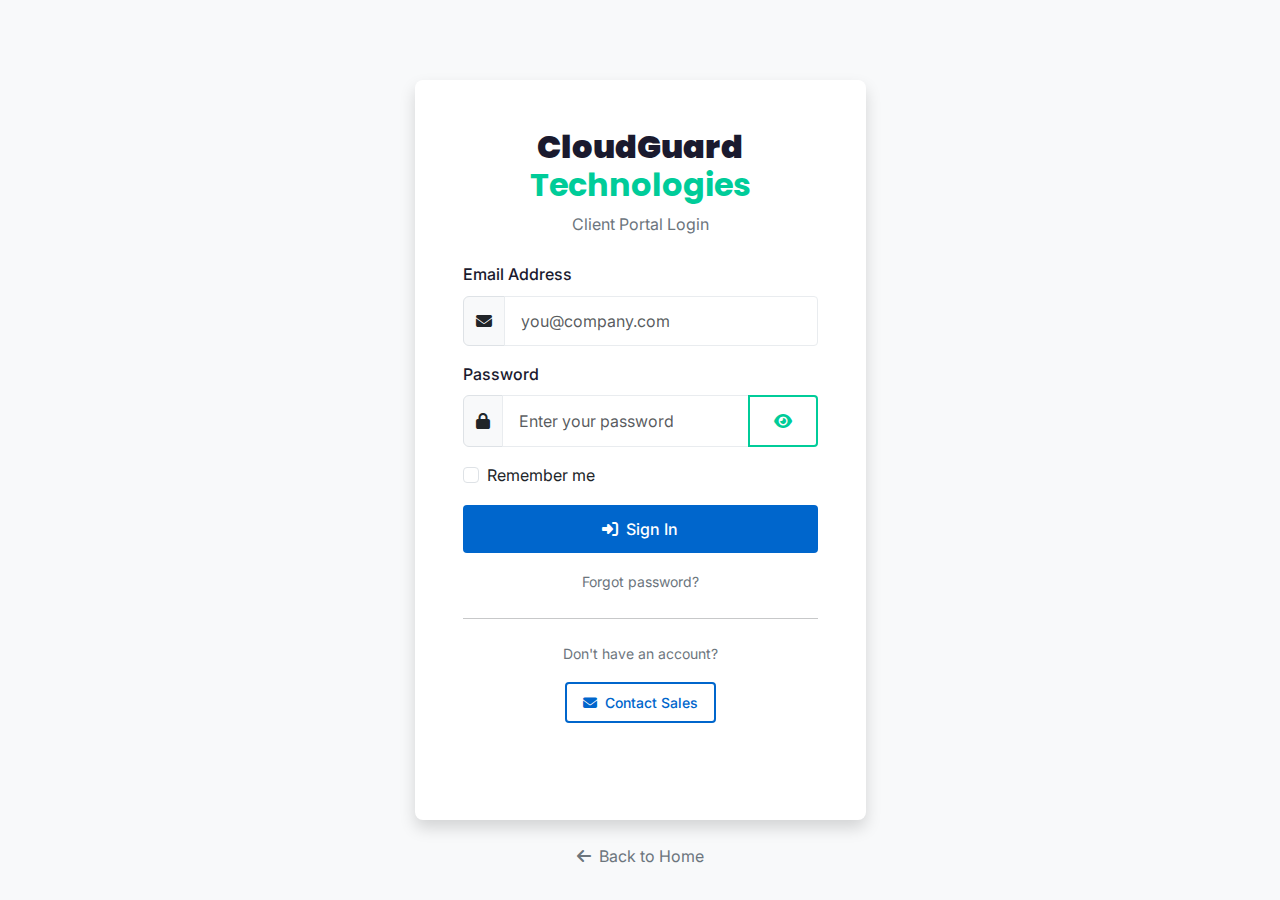
<file: pages/login.html>
<!DOCTYPE html>
<html lang="en" data-theme="light">
<head>
  <meta charset="UTF-8">
  <meta name="viewport" content="width=device-width, initial-scale=1.0">
  <meta name="description" content="Login to CloudGuard Technologies client portal to manage your IT services and security solutions.">
  <meta name="csrf-token" content="CSRF_TOKEN_HERE">
  <title>Client Portal Login - CloudGuard Technologies</title>
  
  <!-- Fonts -->
  <link rel="preconnect" href="https://fonts.googleapis.com">
  <link rel="preconnect" href="https://fonts.gstatic.com" crossorigin>
  <link href="https://fonts.googleapis.com/css2?family=Inter:wght@400;500;600&family=Poppins:wght@600;700&display=swap" rel="stylesheet">
  
  <!-- Font Awesome -->
  <link rel="stylesheet" href="https://cdnjs.cloudflare.com/ajax/libs/font-awesome/6.4.0/css/all.min.css">
  
  <!-- Bootstrap CSS -->
  <link href="https://cdn.jsdelivr.net/npm/bootstrap@5.3.0/dist/css/bootstrap.min.css" rel="stylesheet">
  
  <!-- Custom CSS -->
  <link rel="stylesheet" href="../assets/css/style.css">
  <link rel="stylesheet" href="../assets/css/layout.css">
  <link rel="stylesheet" href="../assets/css/responsive.css">
  <link rel="stylesheet" href="../assets/css/dark.css">
</head>
<body>
  <div class="min-vh-100 d-flex align-items-center justify-content-center bg-light-gray">
    <div class="container">
      <div class="row justify-content-center">
        <div class="col-12 col-md-6 col-lg-5">
          <div class="card shadow">
            <div class="card-body p-5">
              <!-- Logo & Title -->
              <div class="text-center mb-4">
                <a href="index.html" class="text-decoration-none">
                  <h2 class="mb-2"><strong>CloudGuard</strong> <span class="text-secondary">Technologies</span></h2>
                </a>
                <p class="text-muted">Client Portal Login</p>
              </div>

              <!-- Login Form -->
              <form id="loginForm">
                <div class="mb-3">
                  <label for="email" class="form-label">Email Address</label>
                  <div class="input-group">
                    <span class="input-group-text"><i class="fas fa-envelope"></i></span>
                    <input type="email" class="form-control" id="email" name="email" 
                           placeholder="you@company.com" required>
                  </div>
                </div>

                <div class="mb-3">
                  <label for="password" class="form-label">Password</label>
                  <div class="input-group">
                    <span class="input-group-text"><i class="fas fa-lock"></i></span>
                    <input type="password" class="form-control" id="password" name="password" 
                           placeholder="Enter your password" required>
                    <button class="btn btn-outline-secondary" type="button" id="togglePassword">
                      <i class="fas fa-eye"></i>
                    </button>
                  </div>
                </div>

                <div class="mb-3 form-check">
                  <input type="checkbox" class="form-check-input" id="rememberMe">
                  <label class="form-check-label" for="rememberMe">Remember me</label>
                </div>

                <button type="submit" class="btn btn-primary w-100 mb-3">
                  <i class="fas fa-sign-in-alt me-2"></i>Sign In
                </button>

                <div class="text-center">
                  <a href="#" class="text-muted small">Forgot password?</a>
                </div>
              </form>

              <hr class="my-4">

              <!-- Additional Options -->
              <div class="text-center">
                <p class="text-muted small mb-3">Don't have an account?</p>
                <a href="contact.html" class="btn btn-outline-primary btn-sm">
                  <i class="fas fa-envelope me-2"></i>Contact Sales
                </a>
              </div>
            </div>
          </div>

          <!-- Back to Home -->
          <div class="text-center mt-4">
            <a href="index.html" class="text-muted">
              <i class="fas fa-arrow-left me-2"></i>Back to Home
            </a>
          </div>
        </div>
      </div>
    </div>
  </div>

  <!-- Bootstrap JS -->
  <script src="https://cdn.jsdelivr.net/npm/bootstrap@5.3.0/dist/js/bootstrap.bundle.min.js"></script>
  <script src="../assets/js/main.js"></script>
  <script src="../assets/js/ajax.js"></script>

  <script>
    // Toggle password visibility
    document.getElementById('togglePassword').addEventListener('click', function() {
      const password = document.getElementById('password');
      const icon = this.querySelector('i');
      
      if (password.type === 'password') {
        password.type = 'text';
        icon.classList.remove('fa-eye');
        icon.classList.add('fa-eye-slash');
      } else {
        password.type = 'password';
        icon.classList.remove('fa-eye-slash');
        icon.classList.add('fa-eye');
      }
    });
  </script>
</body>
</html>
</file>
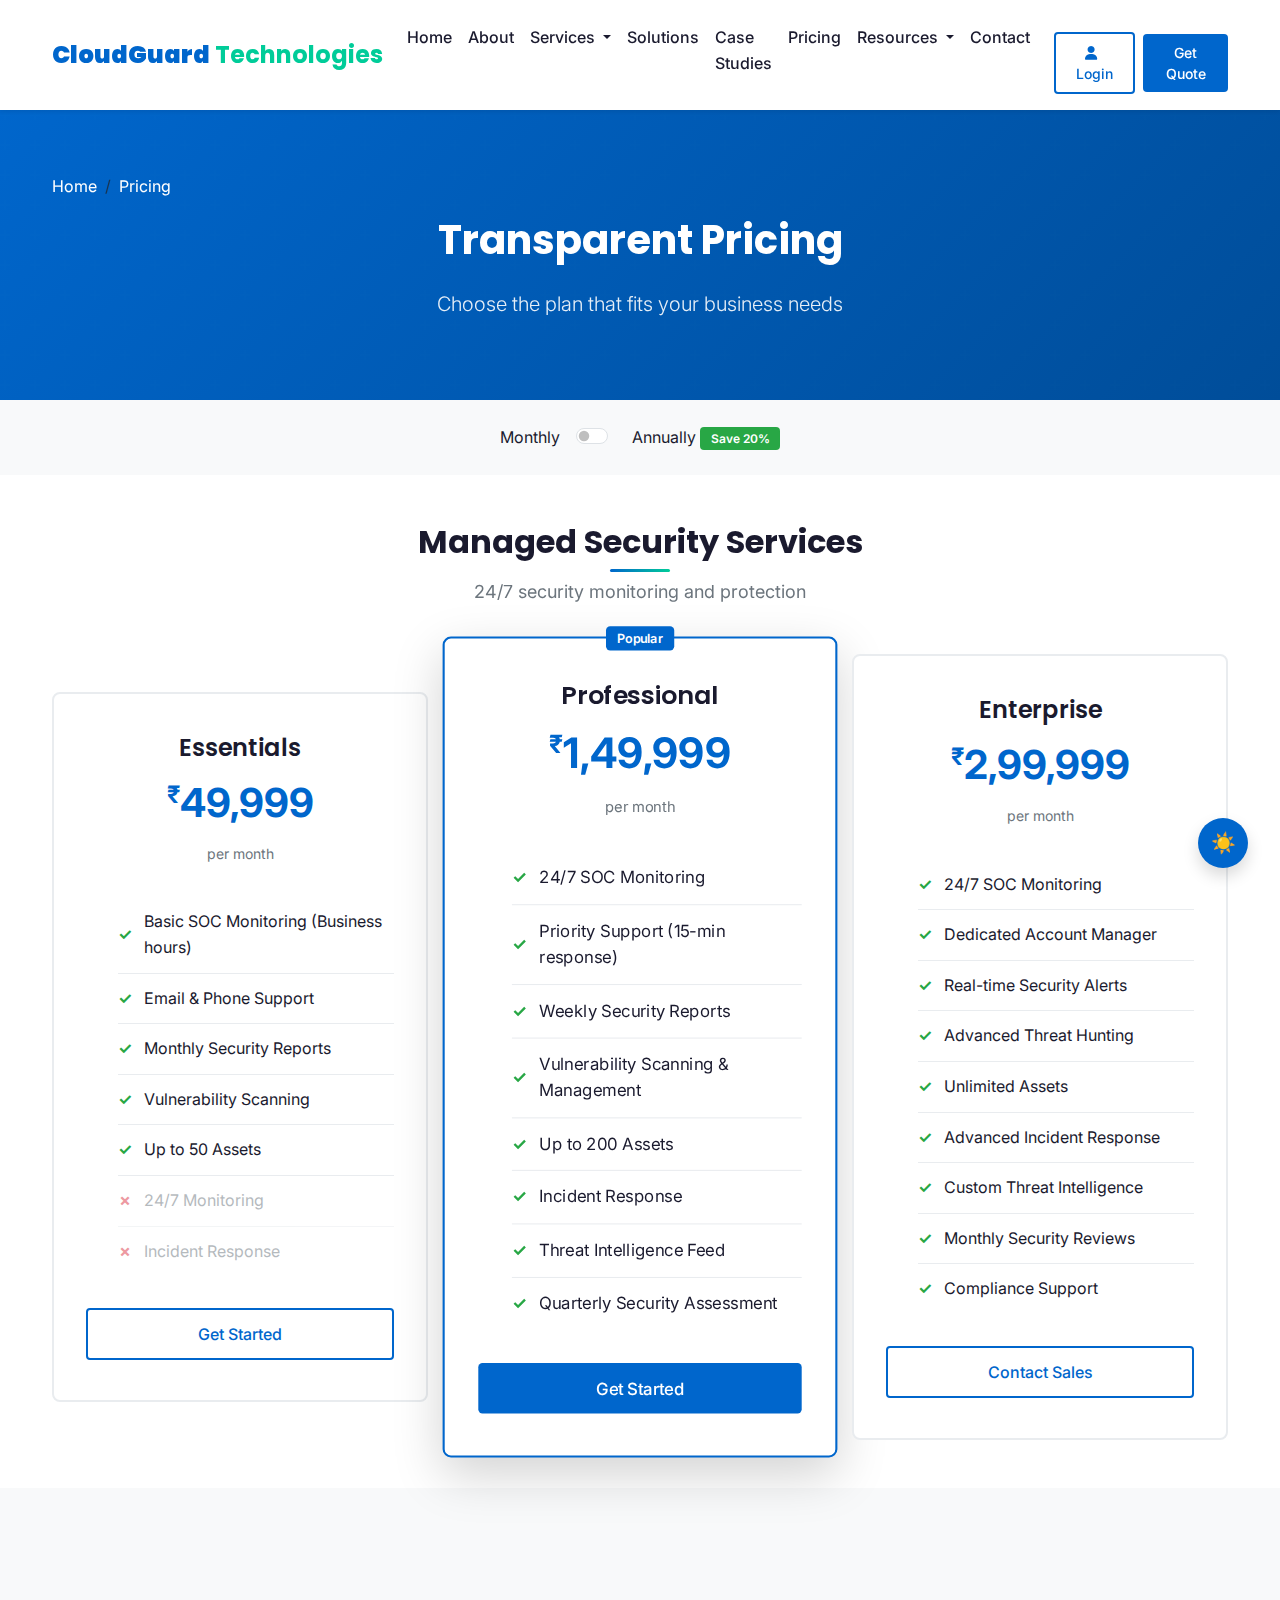
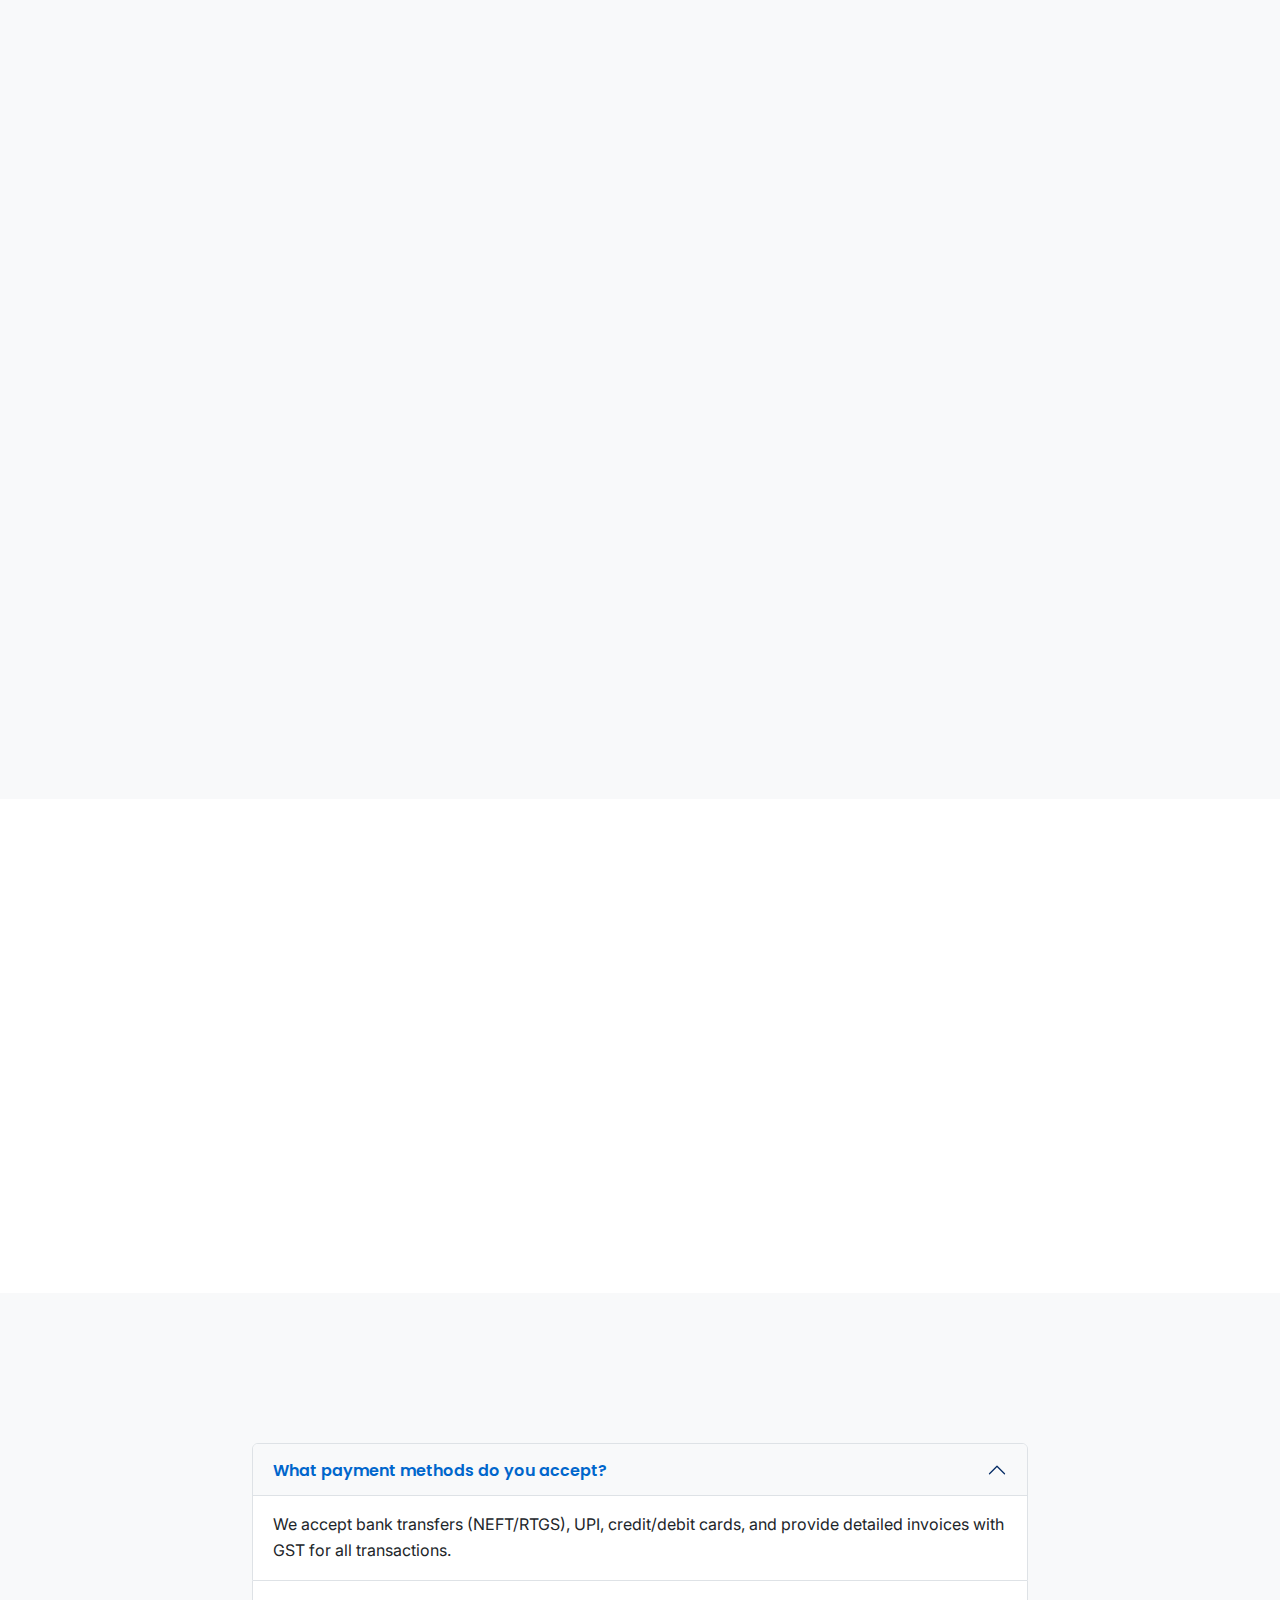
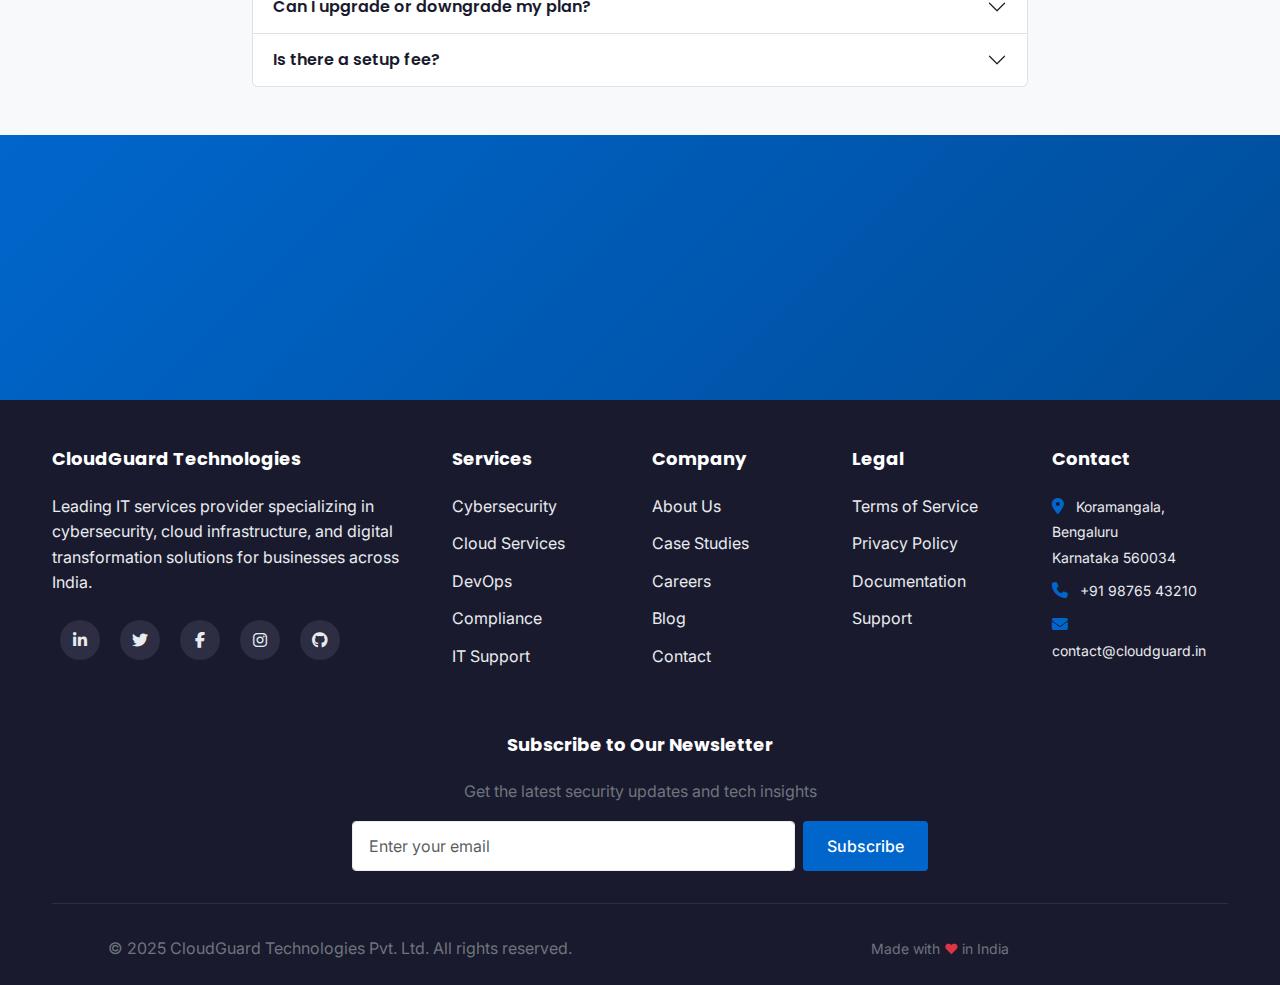
<file: pages/pricing.html>
<!DOCTYPE html>
<html lang="en" data-theme="light">
<head>
  <meta charset="UTF-8">
  <meta name="viewport" content="width=device-width, initial-scale=1.0">
  <meta name="description" content="Transparent pricing for managed IT services, cybersecurity, and cloud solutions.">
  <title>Pricing - CloudGuard Technologies</title>
  
  <!-- Fonts -->
  <link rel="preconnect" href="https://fonts.googleapis.com">
  <link rel="preconnect" href="https://fonts.gstatic.com" crossorigin>
  <link href="https://fonts.googleapis.com/css2?family=Inter:wght@400;500;600&family=Poppins:wght@600;700&display=swap" rel="stylesheet">
  
  <!-- Font Awesome -->
  <link rel="stylesheet" href="https://cdnjs.cloudflare.com/ajax/libs/font-awesome/6.4.0/css/all.min.css">
  
  <!-- Bootstrap CSS -->
  <link href="https://cdn.jsdelivr.net/npm/bootstrap@5.3.0/dist/css/bootstrap.min.css" rel="stylesheet">
  
  <!-- AOS Animation -->
  <link href="https://unpkg.com/aos@2.3.1/dist/aos.css" rel="stylesheet">
  
  <!-- Custom CSS -->
  <link rel="stylesheet" href="../assets/css/style.css">
  <link rel="stylesheet" href="../assets/css/layout.css">
  <link rel="stylesheet" href="../assets/css/responsive.css">
  <link rel="stylesheet" href="../assets/css/dark.css">
  <link rel="stylesheet" href="../assets/css/vendor.css">
</head>
<body>
  <!-- Header -->
  <div id="header-placeholder"></div>

  <!-- Main Content -->
  <main id="main">
    <!-- Page Header -->
    <section class="hero py-5">
      <div class="container-lg">
        <nav aria-label="breadcrumb" data-aos="fade-down">
          <ol class="breadcrumb">
            <li class="breadcrumb-item"><a href="index.html" class="text-white">Home</a></li>
            <li class="breadcrumb-item active text-white" aria-current="page">Pricing</li>
          </ol>
        </nav>
        
        <div class="text-center text-white" data-aos="fade-up">
          <h1 class="text-white">Transparent Pricing</h1>
          <p class="lead">Choose the plan that fits your business needs</p>
        </div>
      </div>
    </section>

    <!-- Pricing Toggle -->
    <section class="py-4 bg-light-gray">
      <div class="container-lg">
        <div class="d-flex justify-content-center align-items-center gap-3">
          <span>Monthly</span>
          <div class="form-check form-switch">
            <input class="form-check-input" type="checkbox" id="pricingToggle">
            <label class="form-check-label" for="pricingToggle"></label>
          </div>
          <span>Annually <span class="badge bg-success">Save 20%</span></span>
        </div>
      </div>
    </section>

    <!-- Managed Security Pricing -->
    <section class="py-5">
      <div class="container-lg">
        <div class="section-title" data-aos="fade-up">
          <h2>Managed Security Services</h2>
          <p class="section-subtitle">24/7 security monitoring and protection</p>
        </div>

        <div class="row g-4 align-items-center">
          <div class="col-12 col-lg-4" data-aos="fade-up" data-aos-delay="100">
            <div class="pricing-card">
              <div class="pricing-header">
                <h4 class="pricing-title">Essentials</h4>
                <div class="pricing-price">
                  <span class="currency">₹</span><span class="monthly-price">49,999</span><span class="annual-price" style="display:none">39,999</span>
                </div>
                <p class="pricing-period">per month</p>
              </div>
              <ul class="pricing-features">
                <li>Basic SOC Monitoring (Business hours)</li>
                <li>Email & Phone Support</li>
                <li>Monthly Security Reports</li>
                <li>Vulnerability Scanning</li>
                <li>Up to 50 Assets</li>
                <li class="unavailable">24/7 Monitoring</li>
                <li class="unavailable">Incident Response</li>
              </ul>
              <button class="btn btn-outline-primary w-100" data-bs-toggle="modal" data-bs-target="#quoteModal">Get Started</button>
            </div>
          </div>

          <div class="col-12 col-lg-4" data-aos="fade-up" data-aos-delay="200">
            <div class="pricing-card featured">
              <div class="badge bg-primary position-absolute top-0 start-50 translate-middle">Popular</div>
              <div class="pricing-header">
                <h4 class="pricing-title">Professional</h4>
                <div class="pricing-price">
                  <span class="currency">₹</span><span class="monthly-price">1,49,999</span><span class="annual-price" style="display:none">1,19,999</span>
                </div>
                <p class="pricing-period">per month</p>
              </div>
              <ul class="pricing-features">
                <li>24/7 SOC Monitoring</li>
                <li>Priority Support (15-min response)</li>
                <li>Weekly Security Reports</li>
                <li>Vulnerability Scanning & Management</li>
                <li>Up to 200 Assets</li>
                <li>Incident Response</li>
                <li>Threat Intelligence Feed</li>
                <li>Quarterly Security Assessment</li>
              </ul>
              <button class="btn btn-primary w-100" data-bs-toggle="modal" data-bs-target="#quoteModal">Get Started</button>
            </div>
          </div>

          <div class="col-12 col-lg-4" data-aos="fade-up" data-aos-delay="300">
            <div class="pricing-card">
              <div class="pricing-header">
                <h4 class="pricing-title">Enterprise</h4>
                <div class="pricing-price">
                  <span class="currency">₹</span><span class="monthly-price">2,99,999</span><span class="annual-price" style="display:none">2,39,999</span>
                </div>
                <p class="pricing-period">per month</p>
              </div>
              <ul class="pricing-features">
                <li>24/7 SOC Monitoring</li>
                <li>Dedicated Account Manager</li>
                <li>Real-time Security Alerts</li>
                <li>Advanced Threat Hunting</li>
                <li>Unlimited Assets</li>
                <li>Advanced Incident Response</li>
                <li>Custom Threat Intelligence</li>
                <li>Monthly Security Reviews</li>
                <li>Compliance Support</li>
              </ul>
              <button class="btn btn-outline-primary w-100" data-bs-toggle="modal" data-bs-target="#quoteModal">Contact Sales</button>
            </div>
          </div>
        </div>
      </div>
    </section>

    <!-- Cloud Services Pricing -->
    <section class="py-5 bg-light-gray">
      <div class="container-lg">
        <div class="section-title" data-aos="fade-up">
          <h2>Managed Cloud Services</h2>
          <p class="section-subtitle">AWS, Azure, and GCP management</p>
        </div>

        <div class="row g-4 justify-content-center">
          <div class="col-12 col-lg-4" data-aos="fade-up" data-aos-delay="100">
            <div class="pricing-card">
              <div class="pricing-header">
                <h4 class="pricing-title">Cloud Basics</h4>
                <div class="pricing-price">
                  <span class="currency">₹</span><span class="monthly-price">39,999</span><span class="annual-price" style="display:none">31,999</span>
                </div>
                <p class="pricing-period">per month</p>
              </div>
              <ul class="pricing-features">
                <li>Cloud Infrastructure Setup</li>
                <li>Basic Monitoring</li>
                <li>Email Support</li>
                <li>Monthly Optimization Report</li>
                <li>Cost Monitoring</li>
              </ul>
              <button class="btn btn-outline-primary w-100" data-bs-toggle="modal" data-bs-target="#quoteModal">Get Started</button>
            </div>
          </div>

          <div class="col-12 col-lg-4" data-aos="fade-up" data-aos-delay="200">
            <div class="pricing-card">
              <div class="pricing-header">
                <h4 class="pricing-title">Cloud Pro</h4>
                <div class="pricing-price">
                  <span class="currency">₹</span><span class="monthly-price">99,999</span><span class="annual-price" style="display:none">79,999</span>
                </div>
                <p class="pricing-period">per month</p>
              </div>
              <ul class="pricing-features">
                <li>Everything in Basics</li>
                <li>24/7 Monitoring & Support</li>
                <li>Auto-scaling Setup</li>
                <li>Backup & DR Planning</li>
                <li>Security Hardening</li>
                <li>Weekly Optimization</li>
                <li>Performance Tuning</li>
              </ul>
              <button class="btn btn-primary w-100" data-bs-toggle="modal" data-bs-target="#quoteModal">Get Started</button>
            </div>
          </div>

          <div class="col-12 col-lg-4" data-aos="fade-up" data-aos-delay="300">
            <div class="pricing-card">
              <div class="pricing-header">
                <h4 class="pricing-title">Custom Enterprise</h4>
                <div class="pricing-price text-primary">
                  Custom
                </div>
                <p class="pricing-period">tailored to your needs</p>
              </div>
              <ul class="pricing-features">
                <li>Everything in Pro</li>
                <li>Multi-cloud Management</li>
                <li>Dedicated Cloud Architect</li>
                <li>Custom SLAs</li>
                <li>Advanced Security</li>
                <li>Compliance Management</li>
                <li>Priority Support</li>
              </ul>
              <button class="btn btn-outline-primary w-100" data-bs-toggle="modal" data-bs-target="#quoteModal">Contact Sales</button>
            </div>
          </div>
        </div>
      </div>
    </section>

    <!-- Add-on Services -->
    <section class="py-5">
      <div class="container-lg">
        <div class="section-title" data-aos="fade-up">
          <h2>Add-on Services</h2>
          <p class="section-subtitle">Enhance your plan with additional services</p>
        </div>

        <div class="row g-4">
          <div class="col-12 col-md-6 col-lg-3" data-aos="fade-up" data-aos-delay="100">
            <div class="card h-100 text-center p-4">
              <i class="fas fa-bug text-primary mb-3" style="font-size: 2.5rem;"></i>
              <h5>VAPT Services</h5>
              <p class="text-muted mb-3">Starting at</p>
              <h4 class="text-primary">₹75,000</h4>
              <p class="small text-muted">one-time</p>
            </div>
          </div>

          <div class="col-12 col-md-6 col-lg-3" data-aos="fade-up" data-aos-delay="200">
            <div class="card h-100 text-center p-4">
              <i class="fas fa-clipboard-check text-success mb-3" style="font-size: 2.5rem;"></i>
              <h5>Compliance Audit</h5>
              <p class="text-muted mb-3">Starting at</p>
              <h4 class="text-success">₹1,50,000</h4>
              <p class="small text-muted">one-time</p>
            </div>
          </div>

          <div class="col-12 col-md-6 col-lg-3" data-aos="fade-up" data-aos-delay="300">
            <div class="card h-100 text-center p-4">
              <i class="fas fa-chalkboard-teacher text-warning mb-3" style="font-size: 2.5rem;"></i>
              <h5>Security Training</h5>
              <p class="text-muted mb-3">Starting at</p>
              <h4 class="text-warning">₹999</h4>
              <p class="small text-muted">per employee/month</p>
            </div>
          </div>

          <div class="col-12 col-md-6 col-lg-3" data-aos="fade-up" data-aos-delay="400">
            <div class="card h-100 text-center p-4">
              <i class="fas fa-phone-alt text-info mb-3" style="font-size: 2.5rem;"></i>
              <h5>Consulting Hours</h5>
              <p class="text-muted mb-3">Starting at</p>
              <h4 class="text-info">₹5,000</h4>
              <p class="small text-muted">per hour</p>
            </div>
          </div>
        </div>
      </div>
    </section>

    <!-- FAQ -->
    <section class="py-5 bg-light-gray">
      <div class="container-lg">
        <div class="section-title" data-aos="fade-up">
          <h2>Pricing FAQs</h2>
        </div>

        <div class="row justify-content-center">
          <div class="col-12 col-lg-8">
            <div class="accordion" id="pricingFaq">
              <div class="accordion-item">
                <h3 class="accordion-header">
                  <button class="accordion-button" type="button" data-bs-toggle="collapse" data-bs-target="#faq1">
                    What payment methods do you accept?
                  </button>
                </h3>
                <div id="faq1" class="accordion-collapse collapse show">
                  <div class="accordion-body">
                    We accept bank transfers (NEFT/RTGS), UPI, credit/debit cards, and provide detailed invoices with GST for all transactions.
                  </div>
                </div>
              </div>

              <div class="accordion-item">
                <h3 class="accordion-header">
                  <button class="accordion-button collapsed" type="button" data-bs-toggle="collapse" data-bs-target="#faq2">
                    Can I upgrade or downgrade my plan?
                  </button>
                </h3>
                <div id="faq2" class="accordion-collapse collapse">
                  <div class="accordion-body">
                    Yes, you can upgrade or downgrade your plan at any time. Changes will be reflected in your next billing cycle.
                  </div>
                </div>
              </div>

              <div class="accordion-item">
                <h3 class="accordion-header">
                  <button class="accordion-button collapsed" type="button" data-bs-toggle="collapse" data-bs-target="#faq3">
                    Is there a setup fee?
                  </button>
                </h3>
                <div id="faq3" class="accordion-collapse collapse">
                  <div class="accordion-body">
                    Setup fees vary based on the complexity of your infrastructure. Contact us for a detailed quote.
                  </div>
                </div>
              </div>
            </div>
          </div>
        </div>
      </div>
    </section>

    <!-- CTA -->
    <section class="py-5 bg-primary-gradient text-white">
      <div class="container-lg">
        <div class="text-center" data-aos="fade-up">
          <h2 class="text-white mb-3">Need a Custom Solution?</h2>
          <p class="lead mb-4 opacity-90">Contact our sales team for a tailored package that meets your specific requirements.</p>
          <button class="btn btn-light btn-lg" data-bs-toggle="modal" data-bs-target="#quoteModal">
            Get Custom Quote
          </button>
        </div>
      </div>
    </section>
  </main>

  <!-- Footer -->
  <div id="footer-placeholder"></div>

  <!-- Modals -->
  <div id="modals-placeholder"></div>

  <!-- Bootstrap JS -->
  <script src="https://cdn.jsdelivr.net/npm/bootstrap@5.3.0/dist/js/bootstrap.bundle.min.js"></script>
  
  <!-- AOS Animation -->
  <script src="https://unpkg.com/aos@2.3.1/dist/aos.js"></script>
  
  <!-- Custom JS -->
  <script src="../assets/js/main.js"></script>
  <script src="../assets/js/plugins.js"></script>
  <script src="../assets/js/ajax.js"></script>

  <!-- Load Partials -->
  <script>
    fetch('../partials/header.html')
      .then(response => response.text())
      .then(data => document.getElementById('header-placeholder').innerHTML = data);

    fetch('../partials/footer.html')
      .then(response => response.text())
      .then(data => document.getElementById('footer-placeholder').innerHTML = data);

    fetch('../partials/modals.html')
      .then(response => response.text())
      .then(data => document.getElementById('modals-placeholder').innerHTML = data);

    // Pricing toggle
    document.getElementById('pricingToggle').addEventListener('change', function() {
      const monthlyPrices = document.querySelectorAll('.monthly-price');
      const annualPrices = document.querySelectorAll('.annual-price');
      
      if (this.checked) {
        monthlyPrices.forEach(el => el.style.display = 'none');
        annualPrices.forEach(el => el.style.display = 'inline');
      } else {
        monthlyPrices.forEach(el => el.style.display = 'inline');
        annualPrices.forEach(el => el.style.display = 'none');
      }
    });
  </script>
</body>
</html>
</file>
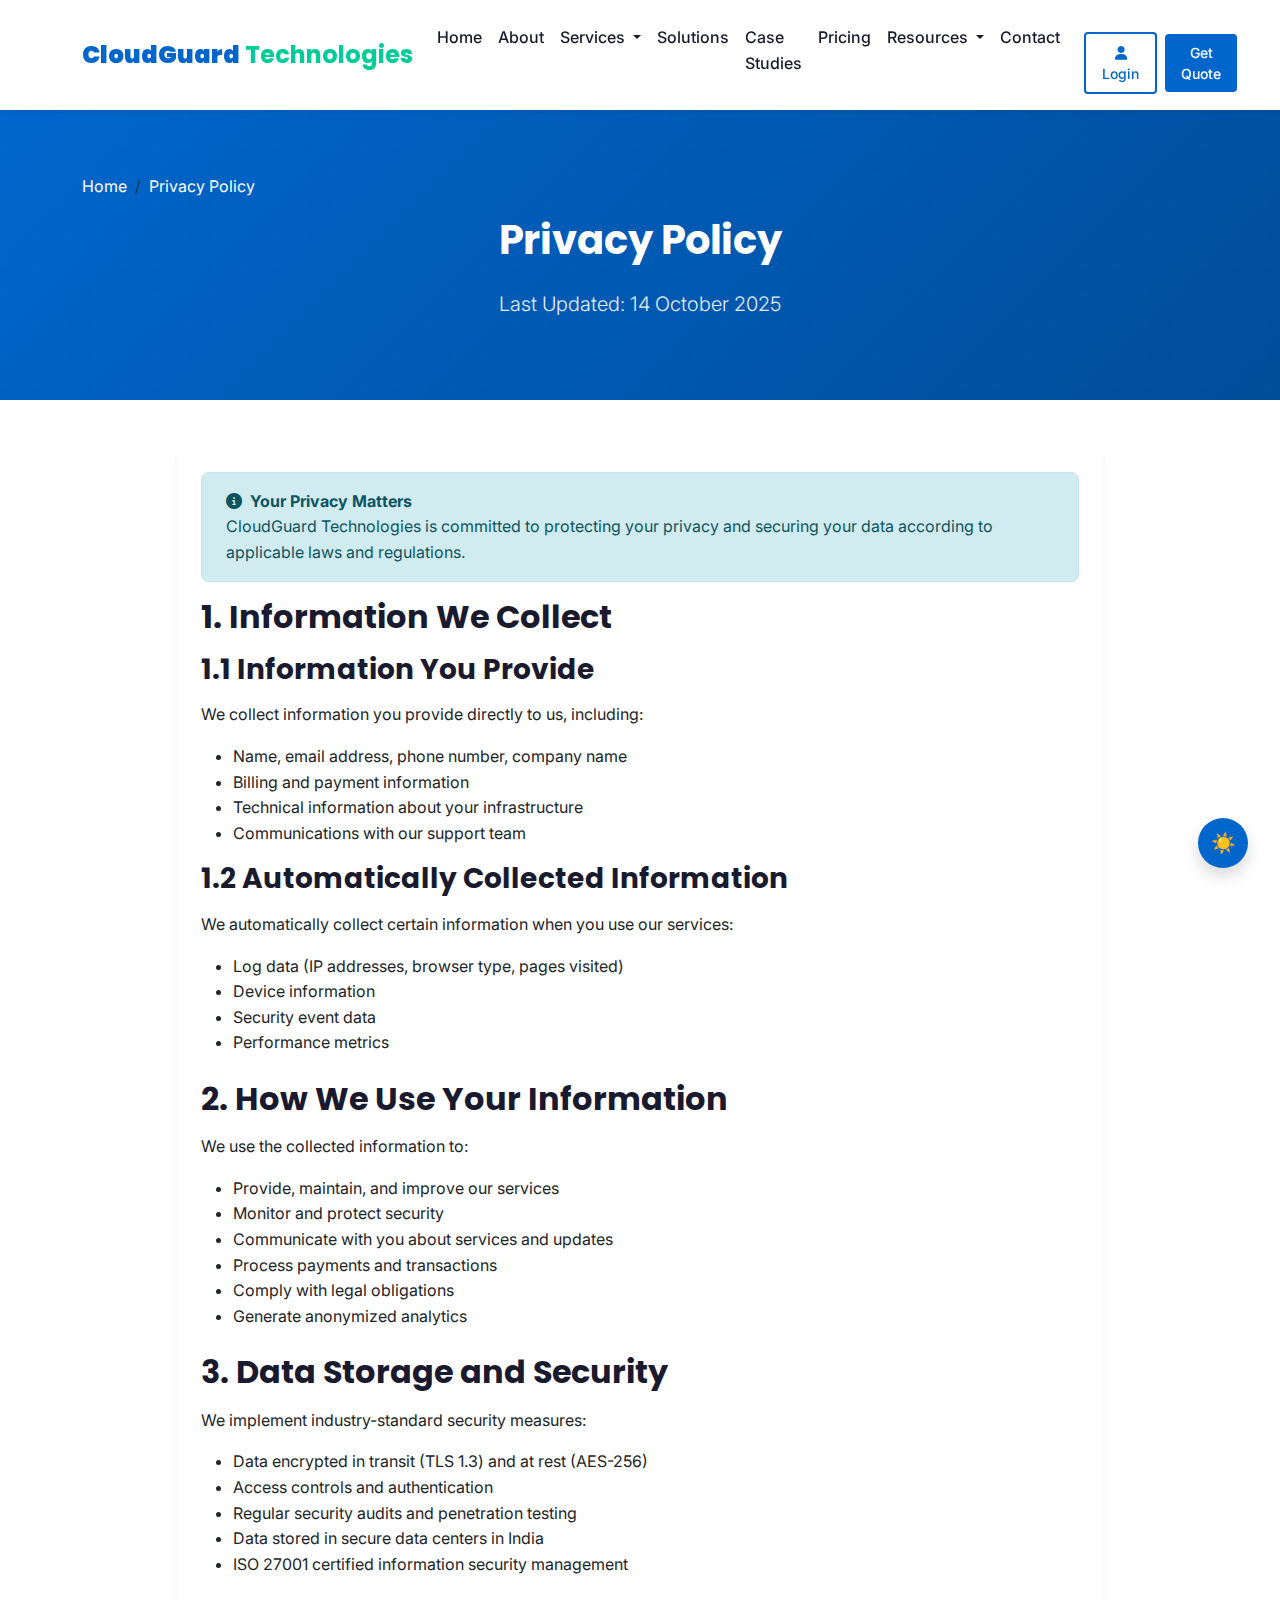
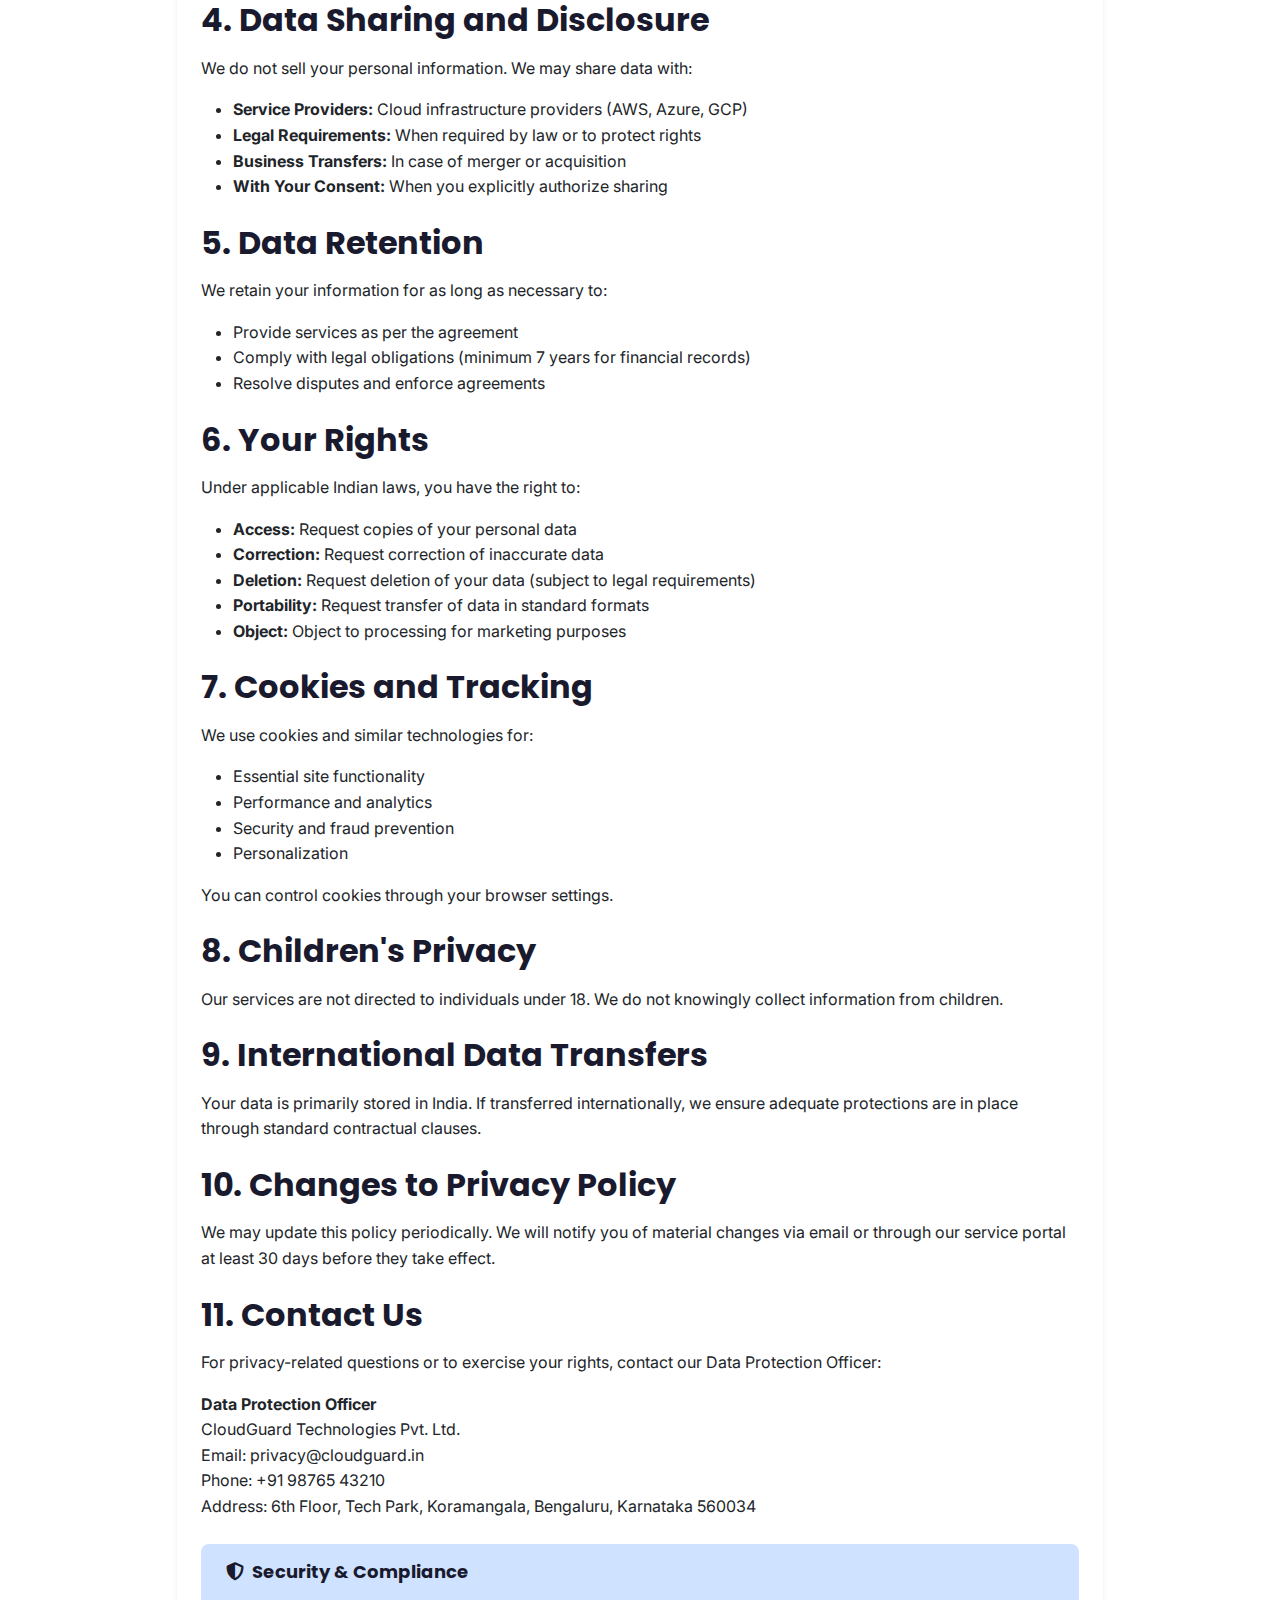
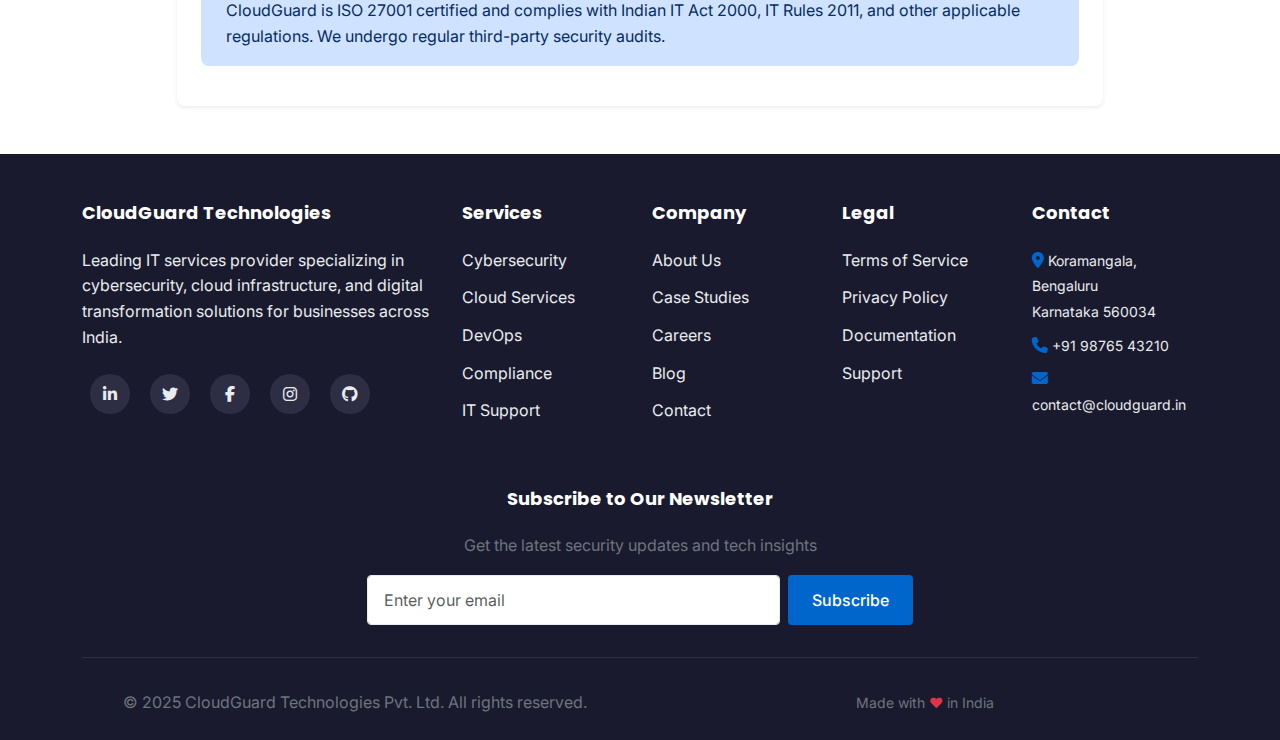
<file: pages/privacy-policy.html>
<!DOCTYPE html>
<html lang="en" data-theme="light">
<head>
  <meta charset="UTF-8">
  <meta name="viewport" content="width=device-width, initial-scale=1.0">
  <meta name="description" content="Privacy Policy - How CloudGuard Technologies protects your data and privacy.">
  <title>Privacy Policy - CloudGuard Technologies</title>
  
  <!-- Fonts -->
  <link rel="preconnect" href="https://fonts.googleapis.com">
  <link rel="preconnect" href="https://fonts.gstatic.com" crossorigin>
  <link href="https://fonts.googleapis.com/css2?family=Inter:wght@400;500;600&family=Poppins:wght@600;700&display=swap" rel="stylesheet">
  
  <!-- Font Awesome -->
  <link rel="stylesheet" href="https://cdnjs.cloudflare.com/ajax/libs/font-awesome/6.4.0/css/all.min.css">
  
  <!-- Bootstrap CSS -->
  <link href="https://cdn.jsdelivr.net/npm/bootstrap@5.3.0/dist/css/bootstrap.min.css" rel="stylesheet">
  
  <!-- Custom CSS -->
  <link rel="stylesheet" href="../assets/css/style.css">
  <link rel="stylesheet" href="../assets/css/layout.css">
  <link rel="stylesheet" href="../assets/css/responsive.css">
  <link rel="stylesheet" href="../assets/css/dark.css">
</head>
<body>
  <!-- Header -->
  <div id="header-placeholder"></div>

  <!-- Main Content -->
  <main id="main">
    <!-- Page Header -->
    <section class="hero py-5">
      <div class="container-lg">
        <nav aria-label="breadcrumb">
          <ol class="breadcrumb">
            <li class="breadcrumb-item"><a href="index.html" class="text-white">Home</a></li>
            <li class="breadcrumb-item active text-white" aria-current="page">Privacy Policy</li>
          </ol>
        </nav>
        
        <div class="text-center text-white">
          <h1 class="text-white">Privacy Policy</h1>
          <p class="lead">Last Updated: 14 October 2025</p>
        </div>
      </div>
    </section>

    <!-- Privacy Content -->
    <section class="py-5">
      <div class="container-lg">
        <div class="row justify-content-center">
          <div class="col-12 col-lg-10">
            <div class="card">
              <div class="card-body p-4 p-lg-5">
                <div class="alert alert-info">
                  <strong><i class="fas fa-info-circle me-2"></i>Your Privacy Matters</strong>
                  <p class="mb-0">CloudGuard Technologies is committed to protecting your privacy and securing your data according to applicable laws and regulations.</p>
                </div>

                <h2>1. Information We Collect</h2>
                <h3 class="mt-3">1.1 Information You Provide</h3>
                <p>We collect information you provide directly to us, including:</p>
                <ul>
                  <li>Name, email address, phone number, company name</li>
                  <li>Billing and payment information</li>
                  <li>Technical information about your infrastructure</li>
                  <li>Communications with our support team</li>
                </ul>

                <h3 class="mt-3">1.2 Automatically Collected Information</h3>
                <p>We automatically collect certain information when you use our services:</p>
                <ul>
                  <li>Log data (IP addresses, browser type, pages visited)</li>
                  <li>Device information</li>
                  <li>Security event data</li>
                  <li>Performance metrics</li>
                </ul>

                <h2 class="mt-4">2. How We Use Your Information</h2>
                <p>We use the collected information to:</p>
                <ul>
                  <li>Provide, maintain, and improve our services</li>
                  <li>Monitor and protect security</li>
                  <li>Communicate with you about services and updates</li>
                  <li>Process payments and transactions</li>
                  <li>Comply with legal obligations</li>
                  <li>Generate anonymized analytics</li>
                </ul>

                <h2 class="mt-4">3. Data Storage and Security</h2>
                <p>We implement industry-standard security measures:</p>
                <ul>
                  <li>Data encrypted in transit (TLS 1.3) and at rest (AES-256)</li>
                  <li>Access controls and authentication</li>
                  <li>Regular security audits and penetration testing</li>
                  <li>Data stored in secure data centers in India</li>
                  <li>ISO 27001 certified information security management</li>
                </ul>

                <h2 class="mt-4">4. Data Sharing and Disclosure</h2>
                <p>We do not sell your personal information. We may share data with:</p>
                <ul>
                  <li><strong>Service Providers:</strong> Cloud infrastructure providers (AWS, Azure, GCP)</li>
                  <li><strong>Legal Requirements:</strong> When required by law or to protect rights</li>
                  <li><strong>Business Transfers:</strong> In case of merger or acquisition</li>
                  <li><strong>With Your Consent:</strong> When you explicitly authorize sharing</li>
                </ul>

                <h2 class="mt-4">5. Data Retention</h2>
                <p>We retain your information for as long as necessary to:</p>
                <ul>
                  <li>Provide services as per the agreement</li>
                  <li>Comply with legal obligations (minimum 7 years for financial records)</li>
                  <li>Resolve disputes and enforce agreements</li>
                </ul>

                <h2 class="mt-4">6. Your Rights</h2>
                <p>Under applicable Indian laws, you have the right to:</p>
                <ul>
                  <li><strong>Access:</strong> Request copies of your personal data</li>
                  <li><strong>Correction:</strong> Request correction of inaccurate data</li>
                  <li><strong>Deletion:</strong> Request deletion of your data (subject to legal requirements)</li>
                  <li><strong>Portability:</strong> Request transfer of data in standard formats</li>
                  <li><strong>Object:</strong> Object to processing for marketing purposes</li>
                </ul>

                <h2 class="mt-4">7. Cookies and Tracking</h2>
                <p>We use cookies and similar technologies for:</p>
                <ul>
                  <li>Essential site functionality</li>
                  <li>Performance and analytics</li>
                  <li>Security and fraud prevention</li>
                  <li>Personalization</li>
                </ul>
                <p>You can control cookies through your browser settings.</p>

                <h2 class="mt-4">8. Children's Privacy</h2>
                <p>Our services are not directed to individuals under 18. We do not knowingly collect information from children.</p>

                <h2 class="mt-4">9. International Data Transfers</h2>
                <p>Your data is primarily stored in India. If transferred internationally, we ensure adequate protections are in place through standard contractual clauses.</p>

                <h2 class="mt-4">10. Changes to Privacy Policy</h2>
                <p>We may update this policy periodically. We will notify you of material changes via email or through our service portal at least 30 days before they take effect.</p>

                <h2 class="mt-4">11. Contact Us</h2>
                <p>For privacy-related questions or to exercise your rights, contact our Data Protection Officer:</p>
                <address class="mb-0">
                  <strong>Data Protection Officer</strong><br>
                  CloudGuard Technologies Pvt. Ltd.<br>
                  Email: privacy@cloudguard.in<br>
                  Phone: +91 98765 43210<br>
                  Address: 6th Floor, Tech Park, Koramangala, Bengaluru, Karnataka 560034
                </address>

                <div class="alert alert-primary mt-4">
                  <h5><i class="fas fa-shield-alt me-2"></i>Security & Compliance</h5>
                  <p class="mb-0">CloudGuard is ISO 27001 certified and complies with Indian IT Act 2000, IT Rules 2011, and other applicable regulations. We undergo regular third-party security audits.</p>
                </div>
              </div>
            </div>
          </div>
        </div>
      </div>
    </section>
  </main>

  <!-- Footer -->
  <div id="footer-placeholder"></div>

  <!-- Bootstrap JS -->
  <script src="https://cdn.jsdelivr.net/npm/bootstrap@5.3.0/dist/js/bootstrap.bundle.min.js"></script>
  <script src="../assets/js/main.js"></script>

  <script>
    fetch('../partials/header.html').then(r => r.text()).then(d => document.getElementById('header-placeholder').innerHTML = d);
    fetch('../partials/footer.html').then(r => r.text()).then(d => document.getElementById('footer-placeholder').innerHTML = d);
  </script>
</body>
</html>
</file>
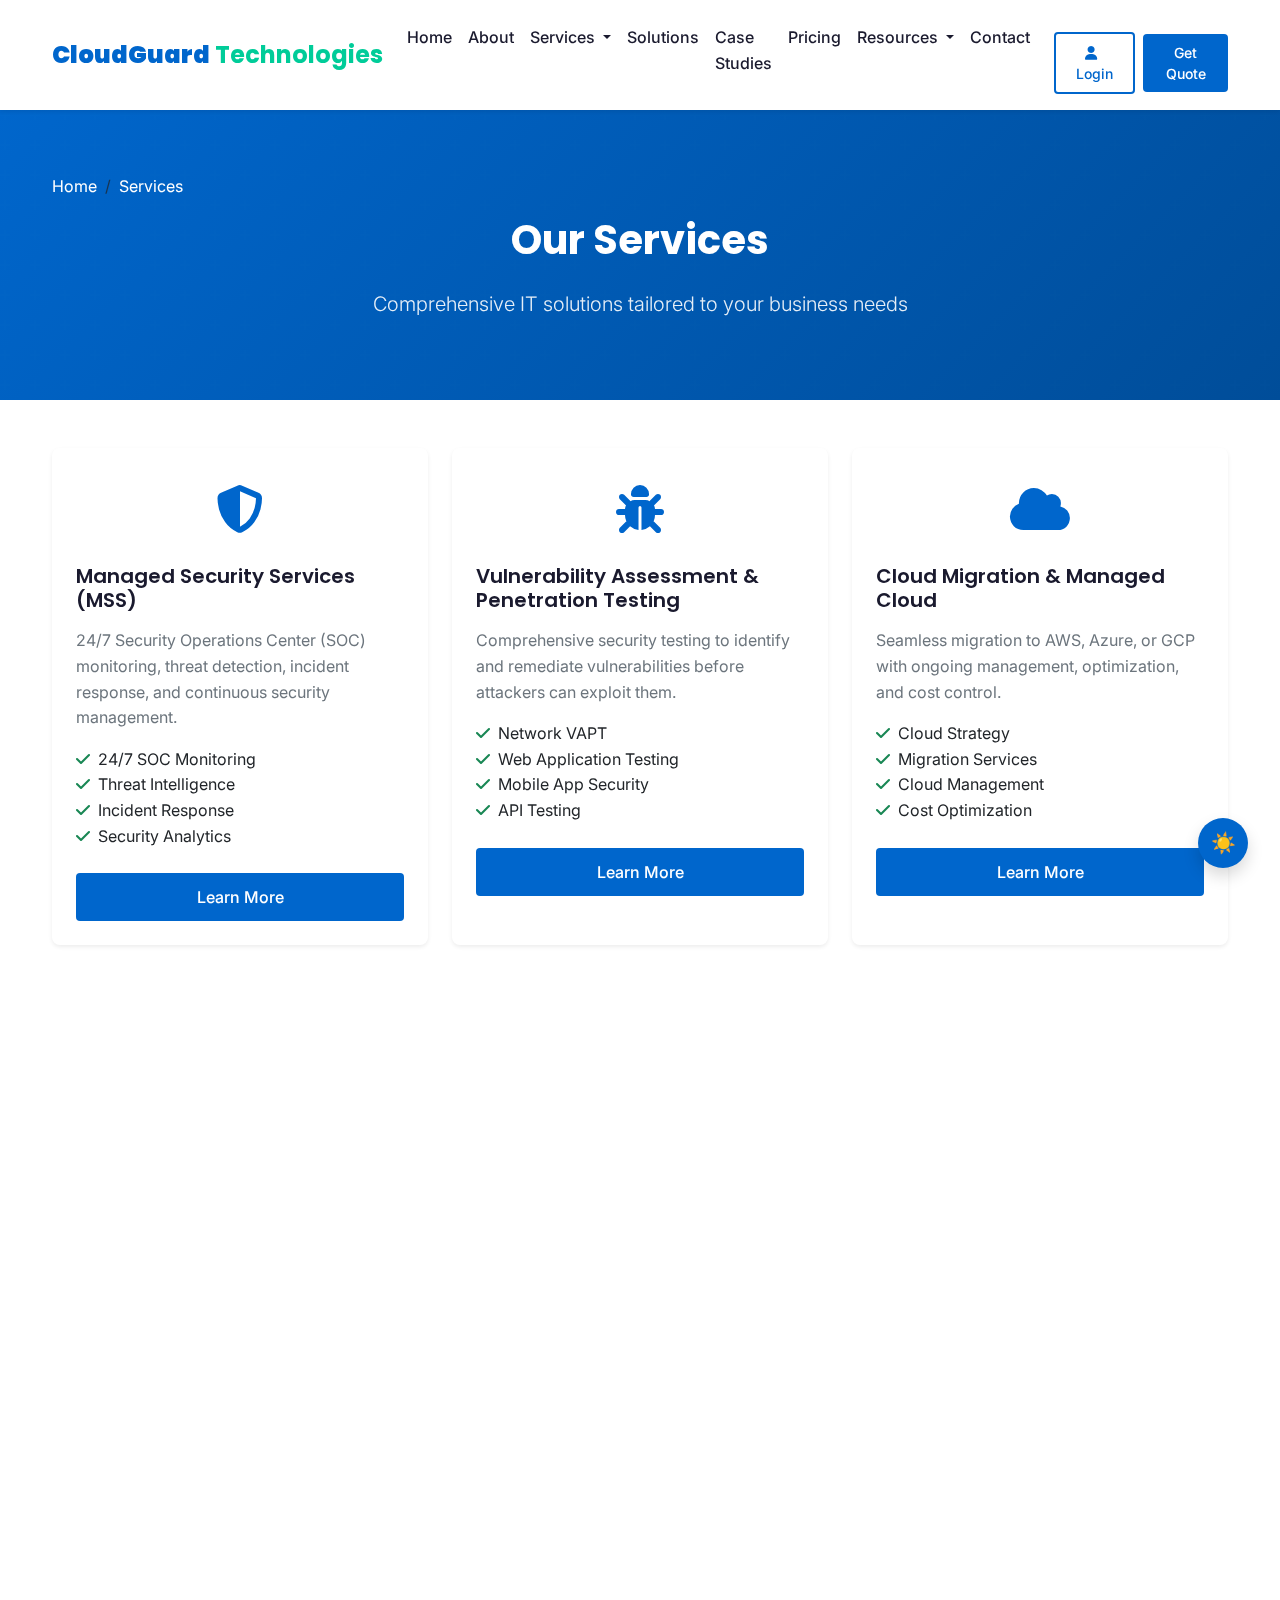
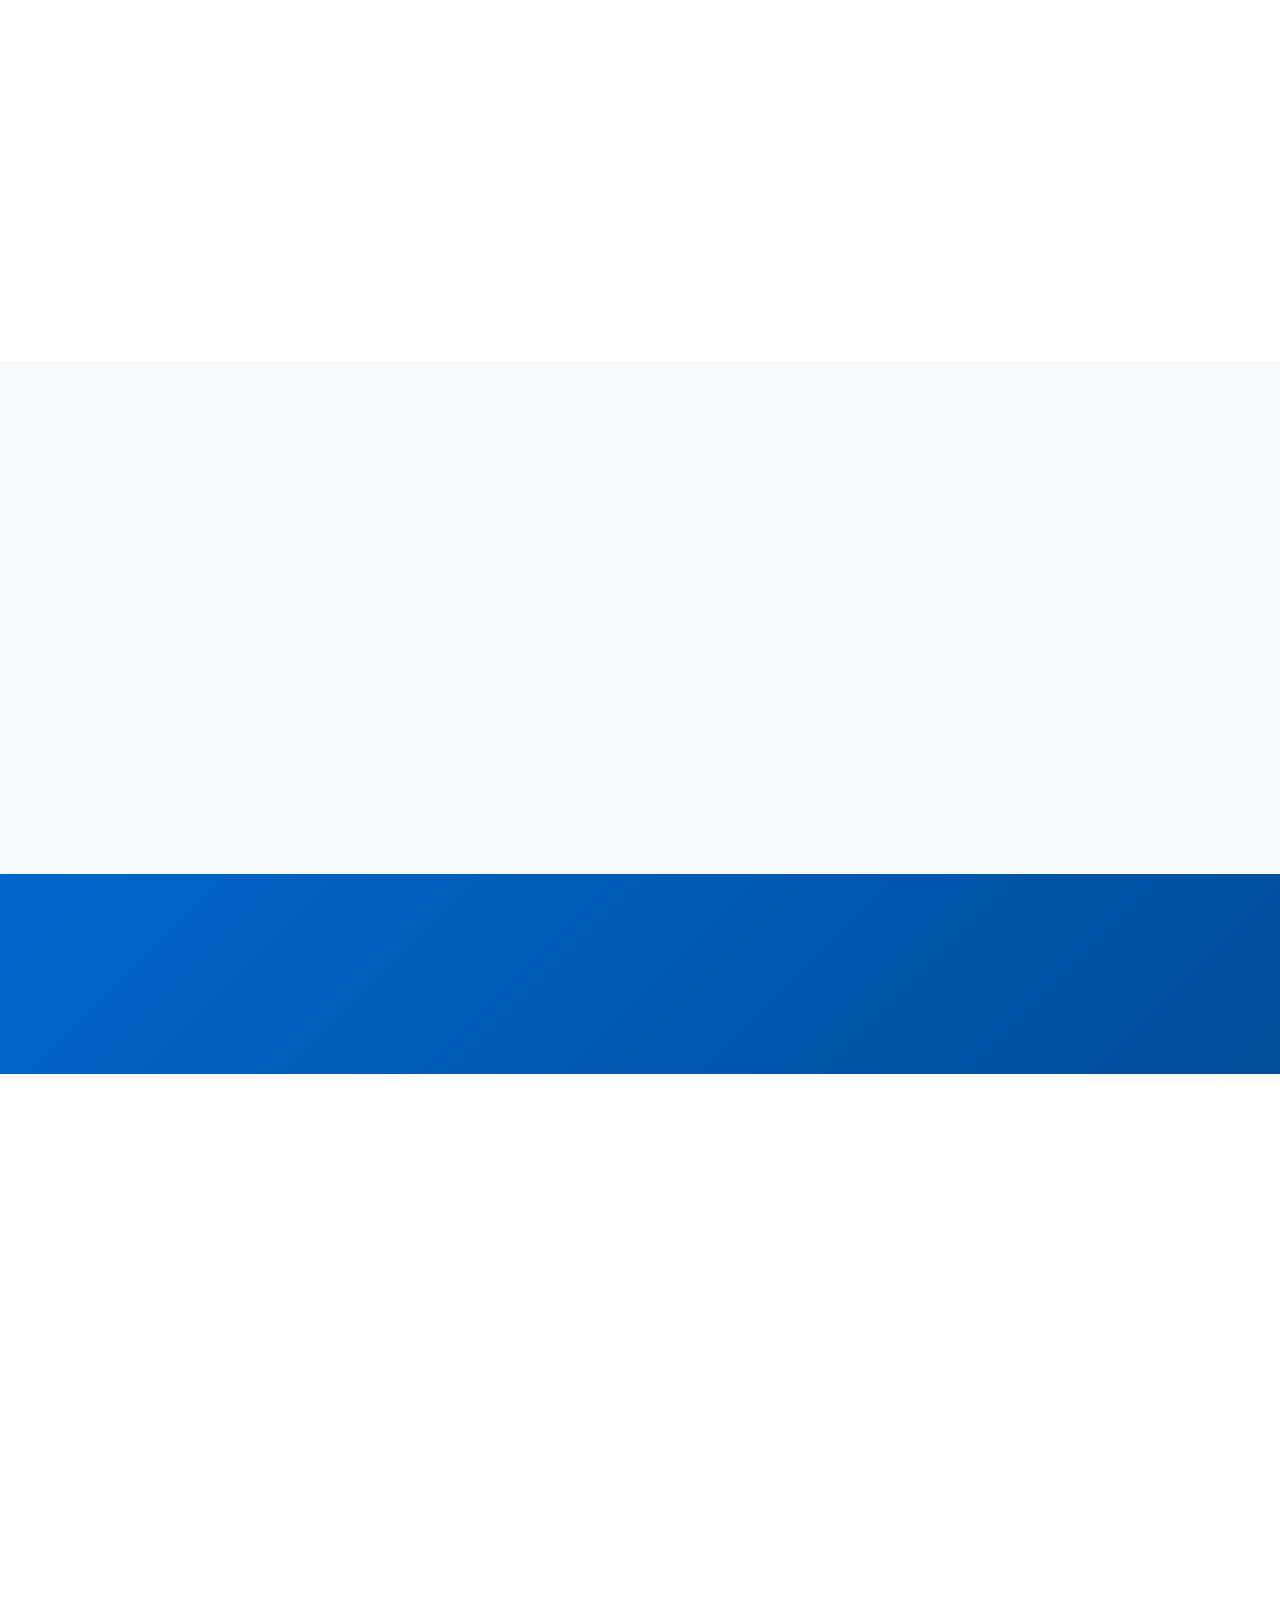
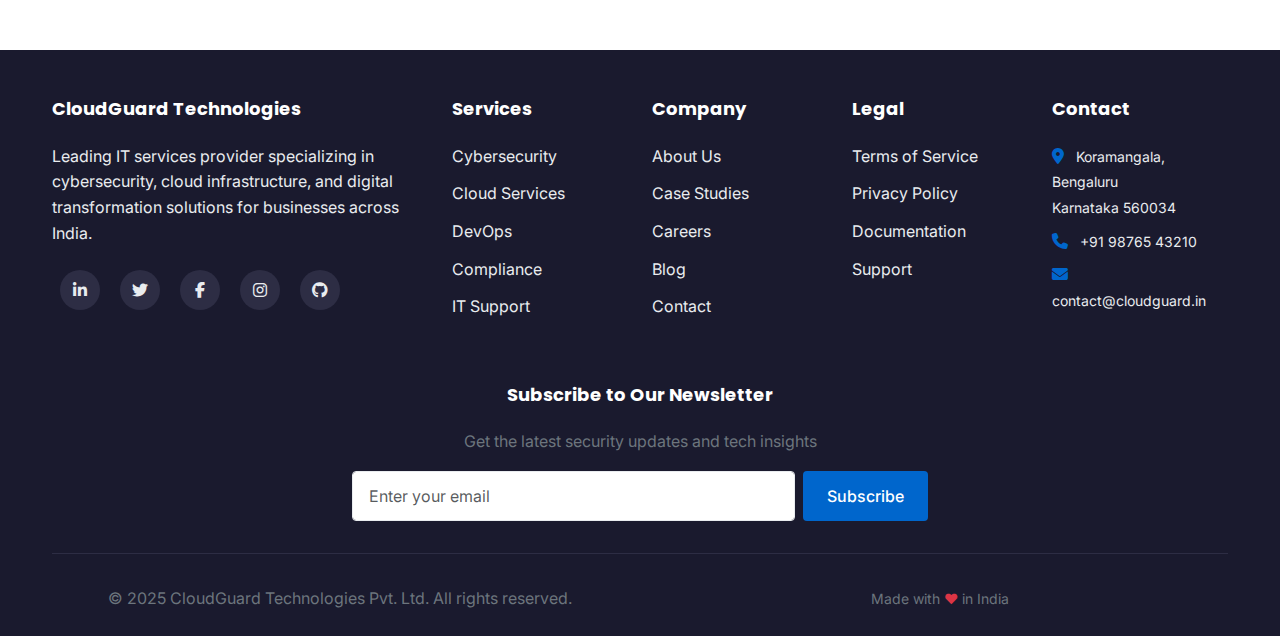
<file: pages/services.html>
<!DOCTYPE html>
<html lang="en" data-theme="light">
<head>
  <meta charset="UTF-8">
  <meta name="viewport" content="width=device-width, initial-scale=1.0">
  <meta name="description" content="Comprehensive IT services including cybersecurity, cloud infrastructure, DevOps, and managed services.">
  <title>Our Services - CloudGuard Technologies</title>
  
  <!-- Fonts -->
  <link rel="preconnect" href="https://fonts.googleapis.com">
  <link rel="preconnect" href="https://fonts.gstatic.com" crossorigin>
  <link href="https://fonts.googleapis.com/css2?family=Inter:wght@400;500;600&family=Poppins:wght@600;700&display=swap" rel="stylesheet">
  
  <!-- Font Awesome -->
  <link rel="stylesheet" href="https://cdnjs.cloudflare.com/ajax/libs/font-awesome/6.4.0/css/all.min.css">
  
  <!-- Bootstrap CSS -->
  <link href="https://cdn.jsdelivr.net/npm/bootstrap@5.3.0/dist/css/bootstrap.min.css" rel="stylesheet">
  
  <!-- AOS Animation -->
  <link href="https://unpkg.com/aos@2.3.1/dist/aos.css" rel="stylesheet">
  
  <!-- Custom CSS -->
  <link rel="stylesheet" href="../assets/css/style.css">
  <link rel="stylesheet" href="../assets/css/layout.css">
  <link rel="stylesheet" href="../assets/css/responsive.css">
  <link rel="stylesheet" href="../assets/css/dark.css">
  <link rel="stylesheet" href="../assets/css/vendor.css">
</head>
<body>
  <!-- Header -->
  <div id="header-placeholder"></div>

  <!-- Main Content -->
  <main id="main">
    <!-- Page Header -->
    <section class="hero py-5">
      <div class="container-lg">
        <nav aria-label="breadcrumb" data-aos="fade-down">
          <ol class="breadcrumb">
            <li class="breadcrumb-item"><a href="index.html" class="text-white">Home</a></li>
            <li class="breadcrumb-item active text-white" aria-current="page">Services</li>
          </ol>
        </nav>
        
        <div class="text-center text-white" data-aos="fade-up">
          <h1 class="text-white">Our Services</h1>
          <p class="lead">Comprehensive IT solutions tailored to your business needs</p>
        </div>
      </div>
    </section>

    <!-- Services Grid -->
    <section class="py-5">
      <div class="container-lg">
        <div class="row g-4">
          <!-- Managed Security Services -->
          <div class="col-12 col-md-6 col-lg-4" data-aos="fade-up" data-aos-delay="100">
            <div class="card h-100">
              <div class="card-body">
                <div class="service-icon text-center mb-3">
                  <i class="fas fa-shield-alt"></i>
                </div>
                <h3 class="card-title">Managed Security Services (MSS)</h3>
                <p class="card-text">24/7 Security Operations Center (SOC) monitoring, threat detection, incident response, and continuous security management.</p>
                <ul class="list-unstyled mb-4">
                  <li><i class="fas fa-check text-success me-2"></i>24/7 SOC Monitoring</li>
                  <li><i class="fas fa-check text-success me-2"></i>Threat Intelligence</li>
                  <li><i class="fas fa-check text-success me-2"></i>Incident Response</li>
                  <li><i class="fas fa-check text-success me-2"></i>Security Analytics</li>
                </ul>
                <a href="service-details.html?service=cybersecurity" class="btn btn-primary w-100">Learn More</a>
              </div>
            </div>
          </div>

          <!-- VAPT Services -->
          <div class="col-12 col-md-6 col-lg-4" data-aos="fade-up" data-aos-delay="200">
            <div class="card h-100">
              <div class="card-body">
                <div class="service-icon text-center mb-3">
                  <i class="fas fa-bug"></i>
                </div>
                <h3 class="card-title">Vulnerability Assessment & Penetration Testing</h3>
                <p class="card-text">Comprehensive security testing to identify and remediate vulnerabilities before attackers can exploit them.</p>
                <ul class="list-unstyled mb-4">
                  <li><i class="fas fa-check text-success me-2"></i>Network VAPT</li>
                  <li><i class="fas fa-check text-success me-2"></i>Web Application Testing</li>
                  <li><i class="fas fa-check text-success me-2"></i>Mobile App Security</li>
                  <li><i class="fas fa-check text-success me-2"></i>API Testing</li>
                </ul>
                <a href="service-details.html?service=vapt" class="btn btn-primary w-100">Learn More</a>
              </div>
            </div>
          </div>

          <!-- Cloud Migration -->
          <div class="col-12 col-md-6 col-lg-4" data-aos="fade-up" data-aos-delay="300">
            <div class="card h-100">
              <div class="card-body">
                <div class="service-icon text-center mb-3">
                  <i class="fas fa-cloud"></i>
                </div>
                <h3 class="card-title">Cloud Migration & Managed Cloud</h3>
                <p class="card-text">Seamless migration to AWS, Azure, or GCP with ongoing management, optimization, and cost control.</p>
                <ul class="list-unstyled mb-4">
                  <li><i class="fas fa-check text-success me-2"></i>Cloud Strategy</li>
                  <li><i class="fas fa-check text-success me-2"></i>Migration Services</li>
                  <li><i class="fas fa-check text-success me-2"></i>Cloud Management</li>
                  <li><i class="fas fa-check text-success me-2"></i>Cost Optimization</li>
                </ul>
                <a href="service-details.html?service=cloud" class="btn btn-primary w-100">Learn More</a>
              </div>
            </div>
          </div>

          <!-- DevOps & CI/CD -->
          <div class="col-12 col-md-6 col-lg-4" data-aos="fade-up" data-aos-delay="400">
            <div class="card h-100">
              <div class="card-body">
                <div class="service-icon text-center mb-3">
                  <i class="fas fa-code-branch"></i>
                </div>
                <h3 class="card-title">DevOps & CI/CD Automation</h3>
                <p class="card-text">Build automated deployment pipelines, infrastructure as code, and streamline your software delivery process.</p>
                <ul class="list-unstyled mb-4">
                  <li><i class="fas fa-check text-success me-2"></i>CI/CD Pipelines</li>
                  <li><i class="fas fa-check text-success me-2"></i>Infrastructure as Code</li>
                  <li><i class="fas fa-check text-success me-2"></i>Container Orchestration</li>
                  <li><i class="fas fa-check text-success me-2"></i>Monitoring & Logging</li>
                </ul>
                <a href="service-details.html?service=devops" class="btn btn-primary w-100">Learn More</a>
              </div>
            </div>
          </div>

          <!-- IAM & Zero Trust -->
          <div class="col-12 col-md-6 col-lg-4" data-aos="fade-up" data-aos-delay="500">
            <div class="card h-100">
              <div class="card-body">
                <div class="service-icon text-center mb-3">
                  <i class="fas fa-user-shield"></i>
                </div>
                <h3 class="card-title">Identity & Access Management</h3>
                <p class="card-text">Implement robust IAM solutions and Zero Trust architecture to secure access to your resources.</p>
                <ul class="list-unstyled mb-4">
                  <li><i class="fas fa-check text-success me-2"></i>Single Sign-On (SSO)</li>
                  <li><i class="fas fa-check text-success me-2"></i>Multi-Factor Authentication</li>
                  <li><i class="fas fa-check text-success me-2"></i>Zero Trust Implementation</li>
                  <li><i class="fas fa-check text-success me-2"></i>Privileged Access Management</li>
                </ul>
                <a href="service-details.html?service=iam" class="btn btn-primary w-100">Learn More</a>
              </div>
            </div>
          </div>

          <!-- Disaster Recovery -->
          <div class="col-12 col-md-6 col-lg-4" data-aos="fade-up" data-aos-delay="600">
            <div class="card h-100">
              <div class="card-body">
                <div class="service-icon text-center mb-3">
                  <i class="fas fa-redo"></i>
                </div>
                <h3 class="card-title">Disaster Recovery & Business Continuity</h3>
                <p class="card-text">Ensure business continuity with comprehensive backup, disaster recovery, and business continuity planning.</p>
                <ul class="list-unstyled mb-4">
                  <li><i class="fas fa-check text-success me-2"></i>DR Planning</li>
                  <li><i class="fas fa-check text-success me-2"></i>Backup Solutions</li>
                  <li><i class="fas fa-check text-success me-2"></i>Failover Testing</li>
                  <li><i class="fas fa-check text-success me-2"></i>RTO/RPO Optimization</li>
                </ul>
                <a href="service-details.html?service=dr" class="btn btn-primary w-100">Learn More</a>
              </div>
            </div>
          </div>

          <!-- Compliance & Audit -->
          <div class="col-12 col-md-6 col-lg-4" data-aos="fade-up" data-aos-delay="700">
            <div class="card h-100">
              <div class="card-body">
                <div class="service-icon text-center mb-3">
                  <i class="fas fa-clipboard-check"></i>
                </div>
                <h3 class="card-title">Compliance & Audit Services</h3>
                <p class="card-text">Navigate regulatory requirements with ISO 27001, SOC 2, GDPR, and other compliance frameworks.</p>
                <ul class="list-unstyled mb-4">
                  <li><i class="fas fa-check text-success me-2"></i>ISO 27001 Certification</li>
                  <li><i class="fas fa-check text-success me-2"></i>SOC 2 Compliance</li>
                  <li><i class="fas fa-check text-success me-2"></i>GDPR Readiness</li>
                  <li><i class="fas fa-check text-success me-2"></i>Security Audits</li>
                </ul>
                <a href="service-details.html?service=compliance" class="btn btn-primary w-100">Learn More</a>
              </div>
            </div>
          </div>

          <!-- Security Training -->
          <div class="col-12 col-md-6 col-lg-4" data-aos="fade-up" data-aos-delay="800">
            <div class="card h-100">
              <div class="card-body">
                <div class="service-icon text-center mb-3">
                  <i class="fas fa-chalkboard-teacher"></i>
                </div>
                <h3 class="card-title">Security Awareness Training</h3>
                <p class="card-text">Educate your employees on cybersecurity best practices and build a security-first culture.</p>
                <ul class="list-unstyled mb-4">
                  <li><i class="fas fa-check text-success me-2"></i>Phishing Simulations</li>
                  <li><i class="fas fa-check text-success me-2"></i>Security Workshops</li>
                  <li><i class="fas fa-check text-success me-2"></i>Online Training Modules</li>
                  <li><i class="fas fa-check text-success me-2"></i>Certification Preparation</li>
                </ul>
                <a href="service-details.html?service=training" class="btn btn-primary w-100">Learn More</a>
              </div>
            </div>
          </div>

          <!-- 24/7 Support -->
          <div class="col-12 col-md-6 col-lg-4" data-aos="fade-up" data-aos-delay="900">
            <div class="card h-100">
              <div class="card-body">
                <div class="service-icon text-center mb-3">
                  <i class="fas fa-headset"></i>
                </div>
                <h3 class="card-title">24/7 IT Support & Management</h3>
                <p class="card-text">Round-the-clock technical support and proactive IT infrastructure management services.</p>
                <ul class="list-unstyled mb-4">
                  <li><i class="fas fa-check text-success me-2"></i>Help Desk Support</li>
                  <li><i class="fas fa-check text-success me-2"></i>Infrastructure Monitoring</li>
                  <li><i class="fas fa-check text-success me-2"></i>Patch Management</li>
                  <li><i class="fas fa-check text-success me-2"></i>Performance Optimization</li>
                </ul>
                <a href="service-details.html?service=support" class="btn btn-primary w-100">Learn More</a>
              </div>
            </div>
          </div>
        </div>
      </div>
    </section>

    <!-- Service Process -->
    <section class="py-5 bg-light-gray">
      <div class="container-lg">
        <div class="section-title" data-aos="fade-up">
          <h2>Our Service Delivery Process</h2>
          <p class="section-subtitle">A proven methodology for successful implementations</p>
        </div>

        <div class="row g-4">
          <div class="col-12 col-md-6 col-lg-3" data-aos="fade-up" data-aos-delay="100">
            <div class="text-center p-4 bg-white rounded shadow-sm h-100">
              <div class="mb-3">
                <div class="d-inline-flex align-items-center justify-content-center rounded-circle bg-primary text-white" 
                     style="width: 60px; height: 60px; font-size: 1.5rem; font-weight: 700;">1</div>
              </div>
              <h5>Discovery & Assessment</h5>
              <p class="text-muted mb-0">We analyze your current infrastructure, identify gaps, and understand your business objectives.</p>
            </div>
          </div>

          <div class="col-12 col-md-6 col-lg-3" data-aos="fade-up" data-aos-delay="200">
            <div class="text-center p-4 bg-white rounded shadow-sm h-100">
              <div class="mb-3">
                <div class="d-inline-flex align-items-center justify-content-center rounded-circle bg-primary text-white" 
                     style="width: 60px; height: 60px; font-size: 1.5rem; font-weight: 700;">2</div>
              </div>
              <h5>Strategy & Planning</h5>
              <p class="text-muted mb-0">Create a detailed roadmap with timelines, milestones, and success metrics aligned with your goals.</p>
            </div>
          </div>

          <div class="col-12 col-md-6 col-lg-3" data-aos="fade-up" data-aos-delay="300">
            <div class="text-center p-4 bg-white rounded shadow-sm h-100">
              <div class="mb-3">
                <div class="d-inline-flex align-items-center justify-content-center rounded-circle bg-primary text-white" 
                     style="width: 60px; height: 60px; font-size: 1.5rem; font-weight: 700;">3</div>
              </div>
              <h5>Implementation</h5>
              <p class="text-muted mb-0">Execute the plan with minimal disruption, ensuring smooth transitions and comprehensive testing.</p>
            </div>
          </div>

          <div class="col-12 col-md-6 col-lg-3" data-aos="fade-up" data-aos-delay="400">
            <div class="text-center p-4 bg-white rounded shadow-sm h-100">
              <div class="mb-3">
                <div class="d-inline-flex align-items-center justify-content-center rounded-circle bg-primary text-white" 
                     style="width: 60px; height: 60px; font-size: 1.5rem; font-weight: 700;">4</div>
              </div>
              <h5>Support & Optimization</h5>
              <p class="text-muted mb-0">Provide ongoing support, monitoring, and continuous improvement to maximize value.</p>
            </div>
          </div>
        </div>
      </div>
    </section>

    <!-- CTA Section -->
    <section class="py-5 bg-primary-gradient text-white">
      <div class="container-lg">
        <div class="row align-items-center">
          <div class="col-12 col-lg-8 text-center text-lg-start mb-4 mb-lg-0" data-aos="fade-right">
            <h2 class="text-white mb-3">Ready to Get Started?</h2>
            <p class="mb-0 opacity-90">Schedule a free consultation to discuss your requirements.</p>
          </div>
          <div class="col-12 col-lg-4 text-center text-lg-end" data-aos="fade-left">
            <button class="btn btn-light btn-lg" data-bs-toggle="modal" data-bs-target="#quoteModal">
              Request a Quote
            </button>
          </div>
        </div>
      </div>
    </section>

    <!-- FAQs -->
    <section class="py-5">
      <div class="container-lg">
        <div class="section-title" data-aos="fade-up">
          <h2>Frequently Asked Questions</h2>
          <p class="section-subtitle">Common questions about our services</p>
        </div>

        <div class="row justify-content-center">
          <div class="col-12 col-lg-10">
            <div class="accordion" id="faqAccordion" data-aos="fade-up">
              <div class="accordion-item">
                <h3 class="accordion-header">
                  <button class="accordion-button" type="button" data-bs-toggle="collapse" data-bs-target="#faq1">
                    What industries do you serve?
                  </button>
                </h3>
                <div id="faq1" class="accordion-collapse collapse show" data-bs-parent="#faqAccordion">
                  <div class="accordion-body">
                    We serve clients across various industries including finance, healthcare, e-commerce, manufacturing, government, and technology startups. Our solutions are tailored to meet industry-specific compliance and security requirements.
                  </div>
                </div>
              </div>

              <div class="accordion-item">
                <h3 class="accordion-header">
                  <button class="accordion-button collapsed" type="button" data-bs-toggle="collapse" data-bs-target="#faq2">
                    Do you offer customized service packages?
                  </button>
                </h3>
                <div id="faq2" class="accordion-collapse collapse" data-bs-parent="#faqAccordion">
                  <div class="accordion-body">
                    Yes! We understand that every business has unique needs. We offer flexible, customized service packages that can be tailored to your specific requirements and budget.
                  </div>
                </div>
              </div>

              <div class="accordion-item">
                <h3 class="accordion-header">
                  <button class="accordion-button collapsed" type="button" data-bs-toggle="collapse" data-bs-target="#faq3">
                    What is your response time for security incidents?
                  </button>
                </h3>
                <div id="faq3" class="accordion-collapse collapse" data-bs-parent="#faqAccordion">
                  <div class="accordion-body">
                    For critical security incidents, we guarantee a 15-minute response time 24/7/365. Our SOC team immediately investigates and contains threats to minimize impact.
                  </div>
                </div>
              </div>

              <div class="accordion-item">
                <h3 class="accordion-header">
                  <button class="accordion-button collapsed" type="button" data-bs-toggle="collapse" data-bs-target="#faq4">
                    Do you provide support in regional languages?
                  </button>
                </h3>
                <div id="faq4" class="accordion-collapse collapse" data-bs-parent="#faqAccordion">
                  <div class="accordion-body">
                    Yes, our support team can communicate in multiple Indian languages including Hindi, Tamil, Telugu, and Kannada, in addition to English.
                  </div>
                </div>
              </div>

              <div class="accordion-item">
                <h3 class="accordion-header">
                  <button class="accordion-button collapsed" type="button" data-bs-toggle="collapse" data-bs-target="#faq5">
                    What are your payment terms?
                  </button>
                </h3>
                <div id="faq5" class="accordion-collapse collapse" data-bs-parent="#faqAccordion">
                  <div class="accordion-body">
                    We offer flexible payment terms including monthly, quarterly, and annual billing. We accept all major payment methods including bank transfers, UPI, cards, and can provide detailed invoices for accounting purposes.
                  </div>
                </div>
              </div>
            </div>
          </div>
        </div>
      </div>
    </section>
  </main>

  <!-- Footer -->
  <div id="footer-placeholder"></div>

  <!-- Modals -->
  <div id="modals-placeholder"></div>

  <!-- Bootstrap JS -->
  <script src="https://cdn.jsdelivr.net/npm/bootstrap@5.3.0/dist/js/bootstrap.bundle.min.js"></script>
  
  <!-- AOS Animation -->
  <script src="https://unpkg.com/aos@2.3.1/dist/aos.js"></script>
  
  <!-- Custom JS -->
  <script src="../assets/js/main.js"></script>
  <script src="../assets/js/plugins.js"></script>
  <script src="../assets/js/ajax.js"></script>

  <!-- Load Partials -->
  <script>
    fetch('../partials/header.html')
      .then(response => response.text())
      .then(data => document.getElementById('header-placeholder').innerHTML = data);

    fetch('../partials/footer.html')
      .then(response => response.text())
      .then(data => document.getElementById('footer-placeholder').innerHTML = data);

    fetch('../partials/modals.html')
      .then(response => response.text())
      .then(data => document.getElementById('modals-placeholder').innerHTML = data);
  </script>
</body>
</html>
</file>
<file: assets/css/style.css>
/**
 * IT Services Template - Main Stylesheet
 * Theme: Cybersecurity, Cloud Services, IT Solutions
 * Version: 1.0.0
 */

/* ========================================
   CSS Custom Properties (Variables)
   ======================================== */
:root {
  /* Primary Colors */
  --primary-color: #0066cc;
  --primary-dark: #004d99;
  --primary-light: #3385d6;
  
  /* Secondary Colors */
  --secondary-color: #00cc99;
  --secondary-dark: #00a077;
  --secondary-light: #33d6ad;
  
  /* Accent Colors */
  --accent-color: #ff6b35;
  --accent-dark: #e55a2b;
  --accent-light: #ff8555;
  
  /* Neutral Colors */
  --dark-color: #1a1a2e;
  --dark-gray: #2d2d44;
  --medium-gray: #6c757d;
  --light-gray: #e9ecef;
  --lighter-gray: #f8f9fa;
  --white: #ffffff;
  
  /* Semantic Colors */
  --success-color: #28a745;
  --warning-color: #ffc107;
  --danger-color: #dc3545;
  --info-color: #17a2b8;
  
  /* Typography */
  --font-heading: 'Poppins', -apple-system, BlinkMacSystemFont, 'Segoe UI', sans-serif;
  --font-body: 'Inter', -apple-system, BlinkMacSystemFont, 'Segoe UI', sans-serif;
  
  /* Font Sizes */
  --fs-h1: clamp(2rem, 4vw, 2.5rem);
  --fs-h2: clamp(1.75rem, 3.5vw, 2rem);
  --fs-h3: clamp(1.5rem, 3vw, 1.75rem);
  --fs-h4: clamp(1.25rem, 2.5vw, 1.5rem);
  --fs-body: 1rem;
  --fs-small: 0.875rem;
  
  /* Spacing */
  --section-padding: 5rem;
  --section-padding-sm: 3rem;
  
  /* Borders & Shadows */
  --border-radius: 0.5rem;
  --border-radius-sm: 0.25rem;
  --border-radius-lg: 1rem;
  --box-shadow: 0 0.5rem 1rem rgba(0, 0, 0, 0.15);
  --box-shadow-sm: 0 0.125rem 0.25rem rgba(0, 0, 0, 0.075);
  --box-shadow-lg: 0 1rem 3rem rgba(0, 0, 0, 0.175);
  
  /* Transitions */
  --transition: all 0.3s ease-in-out;
  --transition-fast: all 0.15s ease-in-out;
}

/* ========================================
   Base Styles
   ======================================== */
* {
  margin: 0;
  padding: 0;
  box-sizing: border-box;
}

html {
  scroll-behavior: smooth;
  font-size: 16px;
}

body {
  font-family: var(--font-body);
  font-size: var(--fs-body);
  line-height: 1.6;
  color: var(--dark-color);
  background-color: var(--white);
  overflow-x: hidden;
}

/* ========================================
   Typography
   ======================================== */
h1, h2, h3, h4, h5, h6 {
  font-family: var(--font-heading);
  font-weight: 700;
  line-height: 1.2;
  margin-bottom: 1rem;
  color: var(--dark-color);
}

h1 { font-size: var(--fs-h1); }
h2 { font-size: var(--fs-h2); }
h3 { font-size: var(--fs-h3); }
h4 { font-size: var(--fs-h4); }
h5 { font-size: 1.125rem; }
h6 { font-size: 1rem; }

p {
  margin-bottom: 1rem;
}

a {
  color: var(--primary-color);
  text-decoration: none;
  transition: var(--transition-fast);
}

a:hover {
  color: var(--primary-dark);
}

/* ========================================
   Skip Link (Accessibility)
   ======================================== */
.skip-link {
  position: absolute;
  top: -40px;
  left: 0;
  background: var(--primary-color);
  color: var(--white);
  padding: 0.5rem 1rem;
  text-decoration: none;
  z-index: 100;
}

.skip-link:focus {
  top: 0;
}

/* ========================================
   Navigation
   ======================================== */
.navbar {
  padding: 1rem 0;
  background-color: var(--white);
  box-shadow: var(--box-shadow-sm);
  transition: var(--transition);
}

.navbar-brand {
  font-family: var(--font-heading);
  font-size: 1.5rem;
  font-weight: 700;
  color: var(--primary-color);
}

.navbar-brand:hover {
  color: var(--primary-dark);
}

.navbar-nav .nav-link {
  color: var(--dark-color);
  font-weight: 500;
  padding: 0.5rem 1rem;
  transition: var(--transition-fast);
}

.navbar-nav .nav-link:hover,
.navbar-nav .nav-link.active {
  color: var(--primary-color);
}

.navbar-toggler {
  border: none;
  padding: 0.25rem 0.5rem;
}

.navbar-toggler:focus {
  box-shadow: none;
}

/* ========================================
   Buttons
   ======================================== */
.btn {
  font-weight: 500;
  padding: 0.75rem 1.5rem;
  border-radius: var(--border-radius-sm);
  transition: var(--transition);
  border: none;
  cursor: pointer;
  display: inline-block;
  text-align: center;
}

.btn-primary {
  background-color: var(--primary-color);
  color: var(--white);
}

.btn-primary:hover {
  background-color: var(--primary-dark);
  color: var(--white);
  transform: translateY(-2px);
  box-shadow: var(--box-shadow);
}

.btn-secondary {
  background-color: var(--secondary-color);
  color: var(--white);
}

.btn-secondary:hover {
  background-color: var(--secondary-dark);
  color: var(--white);
  transform: translateY(-2px);
  box-shadow: var(--box-shadow);
}

.btn-outline-primary {
  border: 2px solid var(--primary-color);
  color: var(--primary-color);
  background-color: transparent;
}

.btn-outline-primary:hover {
  background-color: var(--primary-color);
  color: var(--white);
}

.btn-outline-secondary {
  border: 2px solid var(--secondary-color);
  color: var(--secondary-color);
  background-color: transparent;
}

.btn-outline-secondary:hover {
  background-color: var(--secondary-color);
  color: var(--white);
}

.btn-lg {
  padding: 1rem 2rem;
  font-size: 1.125rem;
}

.btn-sm {
  padding: 0.5rem 1rem;
  font-size: 0.875rem;
}

/* ========================================
   Hero Section
   ======================================== */
.hero {
  background: linear-gradient(135deg, var(--primary-color) 0%, var(--primary-dark) 100%);
  color: var(--white);
  padding: 6rem 0;
  position: relative;
  overflow: hidden;
}

.hero::before {
  content: '';
  position: absolute;
  top: 0;
  left: 0;
  right: 0;
  bottom: 0;
  background-image: url("data:image/svg+xml,%3Csvg width='60' height='60' viewBox='0 0 60 60' xmlns='http://www.w3.org/2000/svg'%3E%3Cg fill='none' fill-rule='evenodd'%3E%3Cg fill='%23ffffff' fill-opacity='0.05'%3E%3Cpath d='M36 34v-4h-2v4h-4v2h4v4h2v-4h4v-2h-4zm0-30V0h-2v4h-4v2h4v4h2V6h4V4h-4zM6 34v-4H4v4H0v2h4v4h2v-4h4v-2H6zM6 4V0H4v4H0v2h4v4h2V6h4V4H6z'/%3E%3C/g%3E%3C/g%3E%3C/svg%3E");
  opacity: 0.1;
}

.hero-content {
  position: relative;
  z-index: 1;
}

.hero h1 {
  color: var(--white);
  margin-bottom: 1.5rem;
  font-weight: 700;
}

.hero p {
  font-size: 1.25rem;
  margin-bottom: 2rem;
  opacity: 0.9;
}

/* ========================================
   Cards
   ======================================== */
.card {
  border: none;
  border-radius: var(--border-radius);
  box-shadow: var(--box-shadow-sm);
  transition: var(--transition);
  height: 100%;
  overflow: hidden;
}

.card:hover {
  transform: translateY(-5px);
  box-shadow: var(--box-shadow);
}

.card-img-top {
  border-radius: 0;
  height: 200px;
  object-fit: cover;
}

.card-body {
  padding: 1.5rem;
}

.card-title {
  font-size: 1.25rem;
  font-weight: 600;
  margin-bottom: 1rem;
  color: var(--dark-color);
}

.card-text {
  color: var(--medium-gray);
  margin-bottom: 1rem;
}

.card-footer {
  background-color: transparent;
  border-top: 1px solid var(--light-gray);
  padding: 1rem 1.5rem;
}

/* Service Cards */
.service-card {
  text-align: center;
  padding: 2rem;
  background: var(--white);
  border-radius: var(--border-radius);
  box-shadow: var(--box-shadow-sm);
  transition: var(--transition);
}

.service-card:hover {
  transform: translateY(-5px);
  box-shadow: var(--box-shadow);
  background: linear-gradient(135deg, var(--primary-color) 0%, var(--primary-dark) 100%);
  color: var(--white);
}

.service-card:hover .service-icon {
  color: var(--white);
}

.service-card:hover h3,
.service-card:hover p {
  color: var(--white);
}

.service-icon {
  font-size: 3rem;
  color: var(--primary-color);
  margin-bottom: 1.5rem;
  transition: var(--transition);
}

/* ========================================
   Sections
   ======================================== */
section {
  padding: var(--section-padding) 0;
}

.section-title {
  text-align: center;
  margin-bottom: 3rem;
}

.section-title h2 {
  position: relative;
  display: inline-block;
  margin-bottom: 1rem;
}

.section-title h2::after {
  content: '';
  position: absolute;
  bottom: -10px;
  left: 50%;
  transform: translateX(-50%);
  width: 60px;
  height: 3px;
  background: linear-gradient(90deg, var(--primary-color), var(--secondary-color));
  border-radius: 2px;
}

.section-subtitle {
  color: var(--medium-gray);
  font-size: 1.125rem;
}

/* ========================================
   Features / Benefits Section
   ======================================== */
.feature-item {
  display: flex;
  align-items: start;
  margin-bottom: 2rem;
}

.feature-icon {
  flex-shrink: 0;
  width: 60px;
  height: 60px;
  background: linear-gradient(135deg, var(--primary-color), var(--primary-dark));
  border-radius: var(--border-radius);
  display: flex;
  align-items: center;
  justify-content: center;
  color: var(--white);
  font-size: 1.5rem;
  margin-right: 1.5rem;
}

.feature-content h4 {
  margin-bottom: 0.5rem;
}

.feature-content p {
  color: var(--medium-gray);
  margin-bottom: 0;
}

/* ========================================
   Testimonials
   ======================================== */
.testimonial {
  background: var(--white);
  padding: 2rem;
  border-radius: var(--border-radius);
  box-shadow: var(--box-shadow-sm);
  text-align: center;
  height: 100%;
}

.testimonial-avatar {
  width: 80px;
  height: 80px;
  border-radius: 50%;
  margin: 0 auto 1rem;
  object-fit: cover;
  border: 3px solid var(--primary-color);
}

.testimonial-text {
  font-style: italic;
  color: var(--medium-gray);
  margin-bottom: 1.5rem;
  line-height: 1.8;
}

.testimonial-author {
  font-weight: 600;
  color: var(--dark-color);
  margin-bottom: 0.25rem;
}

.testimonial-role {
  color: var(--medium-gray);
  font-size: var(--fs-small);
}

.testimonial-rating {
  color: var(--warning-color);
  margin-bottom: 1rem;
}

/* ========================================
   Pricing Tables
   ======================================== */
.pricing-card {
  background: var(--white);
  border: 2px solid var(--light-gray);
  border-radius: var(--border-radius);
  padding: 2.5rem 2rem;
  text-align: center;
  transition: var(--transition);
  height: 100%;
}

.pricing-card.featured {
  border-color: var(--primary-color);
  transform: scale(1.05);
  box-shadow: var(--box-shadow-lg);
}

.pricing-card:hover {
  transform: translateY(-10px);
  box-shadow: var(--box-shadow-lg);
}

.pricing-header {
  margin-bottom: 2rem;
}

.pricing-title {
  font-size: 1.5rem;
  font-weight: 600;
  margin-bottom: 0.5rem;
}

.pricing-price {
  font-size: 2.5rem;
  font-weight: 700;
  color: var(--primary-color);
  margin-bottom: 0.5rem;
}

.pricing-price .currency {
  font-size: 1.5rem;
  vertical-align: super;
}

.pricing-period {
  color: var(--medium-gray);
  font-size: var(--fs-small);
}

.pricing-features {
  list-style: none;
  margin-bottom: 2rem;
  text-align: left;
}

.pricing-features li {
  padding: 0.75rem 0;
  border-bottom: 1px solid var(--light-gray);
  display: flex;
  align-items: center;
}

.pricing-features li:last-child {
  border-bottom: none;
}

.pricing-features li::before {
  content: '✓';
  color: var(--success-color);
  font-weight: bold;
  margin-right: 0.75rem;
  flex-shrink: 0;
}

.pricing-features li.unavailable {
  color: var(--medium-gray);
  opacity: 0.5;
}

.pricing-features li.unavailable::before {
  content: '✗';
  color: var(--danger-color);
}

/* ========================================
   Forms
   ======================================== */
.form-control {
  border: 1px solid var(--light-gray);
  border-radius: var(--border-radius-sm);
  padding: 0.75rem 1rem;
  transition: var(--transition-fast);
}

.form-control:focus {
  border-color: var(--primary-color);
  box-shadow: 0 0 0 0.2rem rgba(0, 102, 204, 0.25);
}

.form-label {
  font-weight: 500;
  margin-bottom: 0.5rem;
  color: var(--dark-color);
}

.form-group {
  margin-bottom: 1.5rem;
}

.form-text {
  color: var(--medium-gray);
  font-size: var(--fs-small);
}

.invalid-feedback {
  color: var(--danger-color);
  font-size: var(--fs-small);
  margin-top: 0.25rem;
}

.valid-feedback {
  color: var(--success-color);
  font-size: var(--fs-small);
  margin-top: 0.25rem;
}

/* ========================================
   Alerts
   ======================================== */
.alert {
  padding: 1rem 1.5rem;
  border-radius: var(--border-radius);
  margin-bottom: 1rem;
  border: 1px solid transparent;
}

.alert-success {
  background-color: #d4edda;
  border-color: #c3e6cb;
  color: #155724;
}

.alert-danger {
  background-color: #f8d7da;
  border-color: #f5c6cb;
  color: #721c24;
}

.alert-warning {
  background-color: #fff3cd;
  border-color: #ffeeba;
  color: #856404;
}

.alert-info {
  background-color: #d1ecf1;
  border-color: #bee5eb;
  color: #0c5460;
}

/* ========================================
   Footer
   ======================================== */
footer {
  background-color: var(--dark-color);
  color: var(--light-gray);
  padding: 3rem 0 1rem;
}

footer h5 {
  color: var(--white);
  font-size: 1.125rem;
  margin-bottom: 1.5rem;
}

footer a {
  color: var(--light-gray);
  transition: var(--transition-fast);
}

footer a:hover {
  color: var(--primary-light);
  text-decoration: none;
}

footer ul {
  list-style: none;
  padding: 0;
}

footer ul li {
  margin-bottom: 0.75rem;
}

.footer-bottom {
  border-top: 1px solid var(--dark-gray);
  padding-top: 2rem;
  margin-top: 2rem;
  text-align: center;
  color: var(--medium-gray);
}

.social-links a {
  display: inline-block;
  width: 40px;
  height: 40px;
  background-color: var(--dark-gray);
  border-radius: 50%;
  text-align: center;
  line-height: 40px;
  margin: 0 0.5rem;
  transition: var(--transition);
}

.social-links a:hover {
  background-color: var(--primary-color);
  color: var(--white);
  transform: translateY(-3px);
}

/* ========================================
   Badges
   ======================================== */
.badge {
  padding: 0.35rem 0.65rem;
  font-size: 0.75rem;
  font-weight: 600;
  border-radius: var(--border-radius-sm);
}

.badge-primary {
  background-color: var(--primary-color);
  color: var(--white);
}

.badge-success {
  background-color: var(--success-color);
  color: var(--white);
}

.badge-warning {
  background-color: var(--warning-color);
  color: var(--dark-color);
}

.badge-danger {
  background-color: var(--danger-color);
  color: var(--white);
}

.badge-info {
  background-color: var(--info-color);
  color: var(--white);
}

/* ========================================
   Stats / Counters
   ======================================== */
.stats-section {
  background: linear-gradient(135deg, var(--primary-color) 0%, var(--primary-dark) 100%);
  color: var(--white);
}

.stat-item {
  text-align: center;
  padding: 2rem 1rem;
}

.stat-number {
  font-size: 3rem;
  font-weight: 700;
  margin-bottom: 0.5rem;
}

.stat-label {
  font-size: 1.125rem;
  opacity: 0.9;
}

/* ========================================
   Blog / Articles
   ======================================== */
.blog-card {
  background: var(--white);
  border-radius: var(--border-radius);
  overflow: hidden;
  box-shadow: var(--box-shadow-sm);
  transition: var(--transition);
  height: 100%;
}

.blog-card:hover {
  transform: translateY(-5px);
  box-shadow: var(--box-shadow);
}

.blog-image {
  width: 100%;
  height: 200px;
  object-fit: cover;
}

.blog-content {
  padding: 1.5rem;
}

.blog-meta {
  display: flex;
  gap: 1rem;
  margin-bottom: 1rem;
  font-size: var(--fs-small);
  color: var(--medium-gray);
}

.blog-title {
  font-size: 1.25rem;
  font-weight: 600;
  margin-bottom: 1rem;
}

.blog-title a {
  color: var(--dark-color);
}

.blog-title a:hover {
  color: var(--primary-color);
}

.blog-excerpt {
  color: var(--medium-gray);
  margin-bottom: 1rem;
}

/* ========================================
   Breadcrumb
   ======================================== */
.breadcrumb {
  background-color: transparent;
  padding: 1rem 0;
  margin-bottom: 0;
}

.breadcrumb-item {
  color: var(--medium-gray);
}

.breadcrumb-item.active {
  color: var(--dark-color);
}

.breadcrumb-item a {
  color: var(--primary-color);
}

/* ========================================
   Progress Bars
   ======================================== */
.progress {
  height: 1.5rem;
  border-radius: var(--border-radius);
  background-color: var(--light-gray);
  overflow: hidden;
}

.progress-bar {
  background: linear-gradient(90deg, var(--primary-color), var(--secondary-color));
  transition: width 1s ease-in-out;
}

/* ========================================
   Loading Spinner
   ======================================== */
.spinner {
  border: 3px solid var(--light-gray);
  border-top-color: var(--primary-color);
  border-radius: 50%;
  width: 40px;
  height: 40px;
  animation: spin 1s linear infinite;
}

@keyframes spin {
  to { transform: rotate(360deg); }
}

/* ========================================
   Utilities
   ======================================== */
.bg-light-gray {
  background-color: var(--lighter-gray);
}

.bg-primary-gradient {
  background: linear-gradient(135deg, var(--primary-color) 0%, var(--primary-dark) 100%);
}

.bg-secondary-gradient {
  background: linear-gradient(135deg, var(--secondary-color) 0%, var(--secondary-dark) 100%);
}

.text-primary {
  color: var(--primary-color) !important;
}

.text-secondary {
  color: var(--secondary-color) !important;
}

.text-muted {
  color: var(--medium-gray) !important;
}

.shadow-sm {
  box-shadow: var(--box-shadow-sm) !important;
}

.shadow {
  box-shadow: var(--box-shadow) !important;
}

.shadow-lg {
  box-shadow: var(--box-shadow-lg) !important;
}

.rounded {
  border-radius: var(--border-radius) !important;
}

.rounded-sm {
  border-radius: var(--border-radius-sm) !important;
}

.rounded-lg {
  border-radius: var(--border-radius-lg) !important;
}
</file>
<file: assets/css/layout.css>
/**
 * Layout & Utility Classes
 * Spacing, alignment, and layout utilities
 */

/* ========================================
   Container & Grid
   ======================================== */
.container-custom {
  max-width: 1200px;
  margin: 0 auto;
  padding: 0 1rem;
}

/* ========================================
   Spacing Utilities
   ======================================== */
/* Margin */
.m-0 { margin: 0 !important; }
.mt-0 { margin-top: 0 !important; }
.mb-0 { margin-bottom: 0 !important; }
.ml-0 { margin-left: 0 !important; }
.mr-0 { margin-right: 0 !important; }

.m-1 { margin: 0.25rem !important; }
.mt-1 { margin-top: 0.25rem !important; }
.mb-1 { margin-bottom: 0.25rem !important; }
.ml-1 { margin-left: 0.25rem !important; }
.mr-1 { margin-right: 0.25rem !important; }

.m-2 { margin: 0.5rem !important; }
.mt-2 { margin-top: 0.5rem !important; }
.mb-2 { margin-bottom: 0.5rem !important; }
.ml-2 { margin-left: 0.5rem !important; }
.mr-2 { margin-right: 0.5rem !important; }

.m-3 { margin: 1rem !important; }
.mt-3 { margin-top: 1rem !important; }
.mb-3 { margin-bottom: 1rem !important; }
.ml-3 { margin-left: 1rem !important; }
.mr-3 { margin-right: 1rem !important; }

.m-4 { margin: 1.5rem !important; }
.mt-4 { margin-top: 1.5rem !important; }
.mb-4 { margin-bottom: 1.5rem !important; }
.ml-4 { margin-left: 1.5rem !important; }
.mr-4 { margin-right: 1.5rem !important; }

.m-5 { margin: 3rem !important; }
.mt-5 { margin-top: 3rem !important; }
.mb-5 { margin-bottom: 3rem !important; }
.ml-5 { margin-left: 3rem !important; }
.mr-5 { margin-right: 3rem !important; }

/* Padding */
.p-0 { padding: 0 !important; }
.pt-0 { padding-top: 0 !important; }
.pb-0 { padding-bottom: 0 !important; }
.pl-0 { padding-left: 0 !important; }
.pr-0 { padding-right: 0 !important; }

.p-1 { padding: 0.25rem !important; }
.pt-1 { padding-top: 0.25rem !important; }
.pb-1 { padding-bottom: 0.25rem !important; }
.pl-1 { padding-left: 0.25rem !important; }
.pr-1 { padding-right: 0.25rem !important; }

.p-2 { padding: 0.5rem !important; }
.pt-2 { padding-top: 0.5rem !important; }
.pb-2 { padding-bottom: 0.5rem !important; }
.pl-2 { padding-left: 0.5rem !important; }
.pr-2 { padding-right: 0.5rem !important; }

.p-3 { padding: 1rem !important; }
.pt-3 { padding-top: 1rem !important; }
.pb-3 { padding-bottom: 1rem !important; }
.pl-3 { padding-left: 1rem !important; }
.pr-3 { padding-right: 1rem !important; }

.p-4 { padding: 1.5rem !important; }
.pt-4 { padding-top: 1.5rem !important; }
.pb-4 { padding-bottom: 1.5rem !important; }
.pl-4 { padding-left: 1.5rem !important; }
.pr-4 { padding-right: 1.5rem !important; }

.p-5 { padding: 3rem !important; }
.pt-5 { padding-top: 3rem !important; }
.pb-5 { padding-bottom: 3rem !important; }
.pl-5 { padding-left: 3rem !important; }
.pr-5 { padding-right: 3rem !important; }

/* ========================================
   Flexbox Utilities
   ======================================== */
.d-flex { display: flex !important; }
.d-inline-flex { display: inline-flex !important; }
.d-block { display: block !important; }
.d-inline-block { display: inline-block !important; }
.d-none { display: none !important; }

.flex-row { flex-direction: row !important; }
.flex-column { flex-direction: column !important; }
.flex-wrap { flex-wrap: wrap !important; }
.flex-nowrap { flex-wrap: nowrap !important; }

.justify-content-start { justify-content: flex-start !important; }
.justify-content-end { justify-content: flex-end !important; }
.justify-content-center { justify-content: center !important; }
.justify-content-between { justify-content: space-between !important; }
.justify-content-around { justify-content: space-around !important; }

.align-items-start { align-items: flex-start !important; }
.align-items-end { align-items: flex-end !important; }
.align-items-center { align-items: center !important; }
.align-items-baseline { align-items: baseline !important; }
.align-items-stretch { align-items: stretch !important; }

.align-self-start { align-self: flex-start !important; }
.align-self-end { align-self: flex-end !important; }
.align-self-center { align-self: center !important; }

.flex-grow-0 { flex-grow: 0 !important; }
.flex-grow-1 { flex-grow: 1 !important; }
.flex-shrink-0 { flex-shrink: 0 !important; }
.flex-shrink-1 { flex-shrink: 1 !important; }

/* ========================================
   Text Utilities
   ======================================== */
.text-left { text-align: left !important; }
.text-center { text-align: center !important; }
.text-right { text-align: right !important; }
.text-justify { text-align: justify !important; }

.text-uppercase { text-transform: uppercase !important; }
.text-lowercase { text-transform: lowercase !important; }
.text-capitalize { text-transform: capitalize !important; }

.font-weight-light { font-weight: 300 !important; }
.font-weight-normal { font-weight: 400 !important; }
.font-weight-medium { font-weight: 500 !important; }
.font-weight-semibold { font-weight: 600 !important; }
.font-weight-bold { font-weight: 700 !important; }

.font-italic { font-style: italic !important; }

.text-decoration-none { text-decoration: none !important; }
.text-decoration-underline { text-decoration: underline !important; }

.text-nowrap { white-space: nowrap !important; }
.text-truncate {
  overflow: hidden !important;
  text-overflow: ellipsis !important;
  white-space: nowrap !important;
}

/* ========================================
   Position Utilities
   ======================================== */
.position-static { position: static !important; }
.position-relative { position: relative !important; }
.position-absolute { position: absolute !important; }
.position-fixed { position: fixed !important; }
.position-sticky { position: sticky !important; }

.top-0 { top: 0 !important; }
.bottom-0 { bottom: 0 !important; }
.left-0 { left: 0 !important; }
.right-0 { right: 0 !important; }

/* ========================================
   Overflow Utilities
   ======================================== */
.overflow-auto { overflow: auto !important; }
.overflow-hidden { overflow: hidden !important; }
.overflow-visible { overflow: visible !important; }
.overflow-scroll { overflow: scroll !important; }

/* ========================================
   Width & Height Utilities
   ======================================== */
.w-25 { width: 25% !important; }
.w-50 { width: 50% !important; }
.w-75 { width: 75% !important; }
.w-100 { width: 100% !important; }
.w-auto { width: auto !important; }

.h-25 { height: 25% !important; }
.h-50 { height: 50% !important; }
.h-75 { height: 75% !important; }
.h-100 { height: 100% !important; }
.h-auto { height: auto !important; }

.mw-100 { max-width: 100% !important; }
.mh-100 { max-height: 100% !important; }

.vw-100 { width: 100vw !important; }
.vh-100 { height: 100vh !important; }
.min-vw-100 { min-width: 100vw !important; }
.min-vh-100 { min-height: 100vh !important; }

/* ========================================
   Background Utilities
   ======================================== */
.bg-white { background-color: var(--white) !important; }
.bg-light { background-color: var(--lighter-gray) !important; }
.bg-dark { background-color: var(--dark-color) !important; }
.bg-primary { background-color: var(--primary-color) !important; }
.bg-secondary { background-color: var(--secondary-color) !important; }
.bg-success { background-color: var(--success-color) !important; }
.bg-danger { background-color: var(--danger-color) !important; }
.bg-warning { background-color: var(--warning-color) !important; }
.bg-info { background-color: var(--info-color) !important; }
.bg-transparent { background-color: transparent !important; }

/* ========================================
   Border Utilities
   ======================================== */
.border { border: 1px solid var(--light-gray) !important; }
.border-0 { border: 0 !important; }
.border-top { border-top: 1px solid var(--light-gray) !important; }
.border-bottom { border-bottom: 1px solid var(--light-gray) !important; }
.border-left { border-left: 1px solid var(--light-gray) !important; }
.border-right { border-right: 1px solid var(--light-gray) !important; }

.border-primary { border-color: var(--primary-color) !important; }
.border-secondary { border-color: var(--secondary-color) !important; }
.border-light { border-color: var(--light-gray) !important; }
.border-dark { border-color: var(--dark-color) !important; }

.rounded-0 { border-radius: 0 !important; }
.rounded-circle { border-radius: 50% !important; }
.rounded-pill { border-radius: 50rem !important; }

/* ========================================
   Visibility Utilities
   ======================================== */
.visible { visibility: visible !important; }
.invisible { visibility: hidden !important; }

.opacity-0 { opacity: 0 !important; }
.opacity-25 { opacity: 0.25 !important; }
.opacity-50 { opacity: 0.5 !important; }
.opacity-75 { opacity: 0.75 !important; }
.opacity-100 { opacity: 1 !important; }

/* ========================================
   Z-index Utilities
   ======================================== */
.z-index-n1 { z-index: -1 !important; }
.z-index-0 { z-index: 0 !important; }
.z-index-1 { z-index: 1 !important; }
.z-index-2 { z-index: 2 !important; }
.z-index-3 { z-index: 3 !important; }

/* ========================================
   Image Utilities
   ======================================== */
.img-fluid {
  max-width: 100%;
  height: auto;
}

.img-cover {
  width: 100%;
  height: 100%;
  object-fit: cover;
}

.img-contain {
  width: 100%;
  height: 100%;
  object-fit: contain;
}

/* ========================================
   List Utilities
   ======================================== */
.list-unstyled {
  list-style: none;
  padding-left: 0;
}

.list-inline {
  list-style: none;
  padding-left: 0;
}

.list-inline-item {
  display: inline-block;
  margin-right: 0.5rem;
}

/* ========================================
   Gap Utilities (for Flexbox/Grid)
   ======================================== */
.gap-0 { gap: 0 !important; }
.gap-1 { gap: 0.25rem !important; }
.gap-2 { gap: 0.5rem !important; }
.gap-3 { gap: 1rem !important; }
.gap-4 { gap: 1.5rem !important; }
.gap-5 { gap: 3rem !important; }

.row-gap-0 { row-gap: 0 !important; }
.row-gap-1 { row-gap: 0.25rem !important; }
.row-gap-2 { row-gap: 0.5rem !important; }
.row-gap-3 { row-gap: 1rem !important; }
.row-gap-4 { row-gap: 1.5rem !important; }
.row-gap-5 { row-gap: 3rem !important; }

.column-gap-0 { column-gap: 0 !important; }
.column-gap-1 { column-gap: 0.25rem !important; }
.column-gap-2 { column-gap: 0.5rem !important; }
.column-gap-3 { column-gap: 1rem !important; }
.column-gap-4 { column-gap: 1.5rem !important; }
.column-gap-5 { column-gap: 3rem !important; }

/* ========================================
   Cursor Utilities
   ======================================== */
.cursor-pointer { cursor: pointer !important; }
.cursor-default { cursor: default !important; }
.cursor-not-allowed { cursor: not-allowed !important; }

/* ========================================
   User Select Utilities
   ======================================== */
.user-select-all { user-select: all !important; }
.user-select-auto { user-select: auto !important; }
.user-select-none { user-select: none !important; }

/* ========================================
   Pointer Events Utilities
   ======================================== */
.pe-none { pointer-events: none !important; }
.pe-auto { pointer-events: auto !important; }
</file>
<file: assets/css/dark.css>
/**
 * Dark Theme Styles
 * Optional dark mode for the template
 */

/* ========================================
   Dark Mode Variables
   ======================================== */
[data-theme="dark"] {
  /* Background Colors */
  --white: #121212;
  --lighter-gray: #1e1e1e;
  --light-gray: #2d2d2d;
  --medium-gray: #b0b0b0;
  --dark-gray: #3a3a3a;
  --dark-color: #f5f5f5;
  
  /* Primary & Secondary (slightly adjusted for better contrast) */
  --primary-color: #4d94ff;
  --primary-dark: #3380ff;
  --primary-light: #66a3ff;
  
  --secondary-color: #33d6ad;
  --secondary-dark: #1fbf95;
  --secondary-light: #4ddfb8;
  
  /* Borders & Shadows */
  --box-shadow: 0 0.5rem 1rem rgba(0, 0, 0, 0.5);
  --box-shadow-sm: 0 0.125rem 0.25rem rgba(0, 0, 0, 0.3);
  --box-shadow-lg: 0 1rem 3rem rgba(0, 0, 0, 0.6);
}

/* ========================================
   Dark Mode Base Styles
   ======================================== */
[data-theme="dark"] body {
  background-color: #121212;
  color: #f5f5f5;
}

[data-theme="dark"] h1,
[data-theme="dark"] h2,
[data-theme="dark"] h3,
[data-theme="dark"] h4,
[data-theme="dark"] h5,
[data-theme="dark"] h6 {
  color: #f5f5f5;
}

/* ========================================
   Dark Mode Navigation
   ======================================== */
[data-theme="dark"] .navbar {
  background-color: #1e1e1e;
  box-shadow: 0 2px 4px rgba(0, 0, 0, 0.5);
}

[data-theme="dark"] .navbar-brand {
  color: var(--primary-color);
}

[data-theme="dark"] .navbar-nav .nav-link {
  color: #f5f5f5;
}

[data-theme="dark"] .navbar-nav .nav-link:hover,
[data-theme="dark"] .navbar-nav .nav-link.active {
  color: var(--primary-color);
}

/* ========================================
   Dark Mode Cards
   ======================================== */
[data-theme="dark"] .card {
  background-color: #1e1e1e;
  color: #f5f5f5;
  box-shadow: 0 4px 6px rgba(0, 0, 0, 0.4);
}

[data-theme="dark"] .card-title {
  color: #f5f5f5;
}

[data-theme="dark"] .card-text {
  color: #b0b0b0;
}

[data-theme="dark"] .card-footer {
  border-top-color: #2d2d2d;
}

[data-theme="dark"] .service-card {
  background-color: #1e1e1e;
  color: #f5f5f5;
}

[data-theme="dark"] .service-card h3,
[data-theme="dark"] .service-card p {
  color: #f5f5f5;
}

/* ========================================
   Dark Mode Buttons
   ======================================== */
[data-theme="dark"] .btn-outline-primary {
  border-color: var(--primary-color);
  color: var(--primary-color);
}

[data-theme="dark"] .btn-outline-secondary {
  border-color: var(--secondary-color);
  color: var(--secondary-color);
}

/* ========================================
   Dark Mode Forms
   ======================================== */
[data-theme="dark"] .form-control {
  background-color: #2d2d2d;
  border-color: #3a3a3a;
  color: #f5f5f5;
}

[data-theme="dark"] .form-control:focus {
  background-color: #2d2d2d;
  border-color: var(--primary-color);
  color: #f5f5f5;
}

[data-theme="dark"] .form-control::placeholder {
  color: #888;
}

[data-theme="dark"] .form-label {
  color: #f5f5f5;
}

/* ========================================
   Dark Mode Testimonials
   ======================================== */
[data-theme="dark"] .testimonial {
  background-color: #1e1e1e;
}

[data-theme="dark"] .testimonial-text {
  color: #b0b0b0;
}

[data-theme="dark"] .testimonial-author {
  color: #f5f5f5;
}

/* ========================================
   Dark Mode Pricing
   ======================================== */
[data-theme="dark"] .pricing-card {
  background-color: #1e1e1e;
  border-color: #3a3a3a;
}

[data-theme="dark"] .pricing-card.featured {
  border-color: var(--primary-color);
}

[data-theme="dark"] .pricing-features li {
  border-bottom-color: #2d2d2d;
}

/* ========================================
   Dark Mode Blog
   ======================================== */
[data-theme="dark"] .blog-card {
  background-color: #1e1e1e;
}

[data-theme="dark"] .blog-title a {
  color: #f5f5f5;
}

[data-theme="dark"] .blog-title a:hover {
  color: var(--primary-color);
}

[data-theme="dark"] .blog-excerpt {
  color: #b0b0b0;
}

[data-theme="dark"] .blog-meta {
  color: #888;
}

/* ========================================
   Dark Mode Footer
   ======================================== */
[data-theme="dark"] footer {
  background-color: #0d0d0d;
  color: #b0b0b0;
}

[data-theme="dark"] footer h5 {
  color: #f5f5f5;
}

[data-theme="dark"] footer a {
  color: #b0b0b0;
}

[data-theme="dark"] footer a:hover {
  color: var(--primary-color);
}

[data-theme="dark"] .footer-bottom {
  border-top-color: #1e1e1e;
}

[data-theme="dark"] .social-links a {
  background-color: #2d2d2d;
}

/* ========================================
   Dark Mode Alerts
   ======================================== */
[data-theme="dark"] .alert-success {
  background-color: #1a3a2a;
  border-color: #2d5a3d;
  color: #b8f0d8;
}

[data-theme="dark"] .alert-danger {
  background-color: #3a1a1a;
  border-color: #5a2d2d;
  color: #f0b8b8;
}

[data-theme="dark"] .alert-warning {
  background-color: #3a3a1a;
  border-color: #5a5a2d;
  color: #f0f0b8;
}

[data-theme="dark"] .alert-info {
  background-color: #1a3a3a;
  border-color: #2d5a5a;
  color: #b8f0f0;
}

/* ========================================
   Dark Mode Tables
   ======================================== */
[data-theme="dark"] .table {
  color: #f5f5f5;
}

[data-theme="dark"] .table th,
[data-theme="dark"] .table td {
  border-color: #2d2d2d;
}

[data-theme="dark"] .table-striped tbody tr:nth-of-type(odd) {
  background-color: #1e1e1e;
}

/* ========================================
   Dark Mode Breadcrumb
   ======================================== */
[data-theme="dark"] .breadcrumb-item {
  color: #b0b0b0;
}

[data-theme="dark"] .breadcrumb-item.active {
  color: #f5f5f5;
}

/* ========================================
   Dark Mode Modal
   ======================================== */
[data-theme="dark"] .modal-content {
  background-color: #1e1e1e;
  color: #f5f5f5;
  border: 1px solid #3a3a3a;
}

[data-theme="dark"] .modal-header {
  border-bottom-color: #2d2d2d;
}

[data-theme="dark"] .modal-footer {
  border-top-color: #2d2d2d;
}

[data-theme="dark"] .close {
  color: #f5f5f5;
}

/* ========================================
   Dark Mode Toggle Button
   ======================================== */
.theme-toggle {
  position: fixed;
  bottom: 2rem;
  right: 2rem;
  width: 50px;
  height: 50px;
  background: var(--primary-color);
  border: none;
  border-radius: 50%;
  color: var(--white);
  font-size: 1.25rem;
  cursor: pointer;
  box-shadow: var(--box-shadow);
  transition: var(--transition);
  z-index: 1000;
  display: flex;
  align-items: center;
  justify-content: center;
}

.theme-toggle:hover {
  transform: translateY(-3px);
  box-shadow: var(--box-shadow-lg);
}

.theme-toggle:focus {
  outline: 2px solid var(--primary-light);
  outline-offset: 2px;
}

/* Icon swap on theme change */
[data-theme="dark"] .theme-toggle .sun-icon {
  display: none;
}

[data-theme="dark"] .theme-toggle .moon-icon {
  display: block;
}

[data-theme="light"] .theme-toggle .sun-icon {
  display: block;
}

[data-theme="light"] .theme-toggle .moon-icon {
  display: none;
}

/* ========================================
   Dark Mode Code Blocks
   ======================================== */
[data-theme="dark"] pre {
  background-color: #0d0d0d;
  color: #f5f5f5;
  border: 1px solid #2d2d2d;
}

[data-theme="dark"] code {
  background-color: #2d2d2d;
  color: #f5f5f5;
}

/* ========================================
   Dark Mode Horizontal Rules
   ======================================== */
[data-theme="dark"] hr {
  border-color: #2d2d2d;
}
</file>
<file: assets/css/responsive.css>
/**
 * Responsive Design & Media Queries
 * Mobile-first approach with Bootstrap-compatible breakpoints
 */

/* ========================================
   Breakpoints:
   - xs: 0px (default, mobile)
   - sm: 576px (landscape phones)
   - md: 768px (tablets)
   - lg: 992px (desktops)
   - xl: 1200px (large desktops)
   - xxl: 1400px (extra large desktops)
   ======================================== */

/* ========================================
   Small Devices (≥576px)
   ======================================== */
@media (min-width: 576px) {
  .container {
    max-width: 540px;
  }

  .d-sm-none { display: none !important; }
  .d-sm-block { display: block !important; }
  .d-sm-flex { display: flex !important; }
  .d-sm-inline-flex { display: inline-flex !important; }

  .text-sm-left { text-align: left !important; }
  .text-sm-center { text-align: center !important; }
  .text-sm-right { text-align: right !important; }
}

/* ========================================
   Medium Devices (≥768px)
   ======================================== */
@media (min-width: 768px) {
  .container {
    max-width: 720px;
  }

  .hero {
    padding: 8rem 0;
  }

  section {
    padding: 5rem 0;
  }

  .navbar-nav .nav-link {
    padding: 0.5rem 1.25rem;
  }

  .d-md-none { display: none !important; }
  .d-md-block { display: block !important; }
  .d-md-flex { display: flex !important; }
  .d-md-inline-flex { display: inline-flex !important; }

  .text-md-left { text-align: left !important; }
  .text-md-center { text-align: center !important; }
  .text-md-right { text-align: right !important; }

  .flex-md-row { flex-direction: row !important; }
  .flex-md-column { flex-direction: column !important; }

  .justify-content-md-start { justify-content: flex-start !important; }
  .justify-content-md-end { justify-content: flex-end !important; }
  .justify-content-md-center { justify-content: center !important; }
  .justify-content-md-between { justify-content: space-between !important; }

  .align-items-md-start { align-items: flex-start !important; }
  .align-items-md-end { align-items: flex-end !important; }
  .align-items-md-center { align-items: center !important; }
}

/* ========================================
   Large Devices (≥992px)
   ======================================== */
@media (min-width: 992px) {
  .container {
    max-width: 960px;
  }

  .hero {
    padding: 10rem 0;
  }

  .d-lg-none { display: none !important; }
  .d-lg-block { display: block !important; }
  .d-lg-flex { display: flex !important; }
  .d-lg-inline-flex { display: inline-flex !important; }

  .text-lg-left { text-align: left !important; }
  .text-lg-center { text-align: center !important; }
  .text-lg-right { text-align: right !important; }

  .flex-lg-row { flex-direction: row !important; }
  .flex-lg-column { flex-direction: column !important; }
}

/* ========================================
   Extra Large Devices (≥1200px)
   ======================================== */
@media (min-width: 1200px) {
  .container {
    max-width: 1140px;
  }

  .d-xl-none { display: none !important; }
  .d-xl-block { display: block !important; }
  .d-xl-flex { display: flex !important; }
  .d-xl-inline-flex { display: inline-flex !important; }

  .text-xl-left { text-align: left !important; }
  .text-xl-center { text-align: center !important; }
  .text-xl-right { text-align: right !important; }
}

/* ========================================
   Extra Extra Large Devices (≥1400px)
   ======================================== */
@media (min-width: 1400px) {
  .container {
    max-width: 1320px;
  }

  .d-xxl-none { display: none !important; }
  .d-xxl-block { display: block !important; }
  .d-xxl-flex { display: flex !important; }
  .d-xxl-inline-flex { display: inline-flex !important; }
}

/* ========================================
   Mobile-Specific Adjustments (≤767px)
   ======================================== */
@media (max-width: 767px) {
  /* Typography */
  h1 { font-size: 2rem; }
  h2 { font-size: 1.75rem; }
  h3 { font-size: 1.5rem; }
  h4 { font-size: 1.25rem; }

  /* Hero Section */
  .hero {
    padding: 4rem 0;
  }

  .hero h1 {
    font-size: 1.75rem;
  }

  .hero p {
    font-size: 1rem;
  }

  /* Sections */
  section {
    padding: 3rem 0;
  }

  /* Buttons */
  .btn-lg {
    padding: 0.75rem 1.5rem;
    font-size: 1rem;
  }

  /* Cards */
  .card {
    margin-bottom: 1.5rem;
  }

  .service-card {
    padding: 1.5rem;
  }

  .service-icon {
    font-size: 2.5rem;
  }

  /* Pricing Cards */
  .pricing-card {
    margin-bottom: 1.5rem;
  }

  .pricing-card.featured {
    transform: scale(1);
  }

  /* Stats */
  .stat-number {
    font-size: 2rem;
  }

  .stat-label {
    font-size: 1rem;
  }

  /* Forms */
  .form-control {
    font-size: 16px; /* Prevents zoom on iOS */
  }

  /* Footer */
  footer {
    padding: 2rem 0 1rem;
  }

  footer .col {
    margin-bottom: 2rem;
  }

  /* Navigation */
  .navbar-collapse {
    padding: 1rem 0;
  }

  .navbar-nav .nav-link {
    padding: 0.75rem 0;
  }

  /* Spacing adjustments */
  .mb-5 {
    margin-bottom: 2rem !important;
  }

  .mt-5 {
    margin-top: 2rem !important;
  }

  .py-5 {
    padding-top: 3rem !important;
    padding-bottom: 3rem !important;
  }

  /* Table responsiveness */
  .table-responsive {
    overflow-x: auto;
    -webkit-overflow-scrolling: touch;
  }

  /* Blog cards */
  .blog-card {
    margin-bottom: 1.5rem;
  }

  /* Testimonials */
  .testimonial {
    margin-bottom: 1.5rem;
  }

  /* Feature items */
  .feature-item {
    flex-direction: column;
    text-align: center;
  }

  .feature-icon {
    margin-right: 0;
    margin-bottom: 1rem;
  }
}

/* ========================================
   Tablet-Specific Adjustments (768px-991px)
   ======================================== */
@media (min-width: 768px) and (max-width: 991px) {
  .hero {
    padding: 6rem 0;
  }

  section {
    padding: 4rem 0;
  }
}

/* ========================================
   Print Styles
   ======================================== */
@media print {
  /* Hide non-essential elements */
  .navbar,
  .footer,
  .btn,
  .modal,
  .alert,
  .breadcrumb,
  .skip-link {
    display: none !important;
  }

  /* Optimize for print */
  body {
    font-size: 12pt;
    line-height: 1.5;
    color: #000;
    background: #fff;
  }

  a {
    color: #000;
    text-decoration: underline;
  }

  h1, h2, h3, h4, h5, h6 {
    page-break-after: avoid;
  }

  img {
    max-width: 100%;
    page-break-inside: avoid;
  }

  /* Show URLs for links */
  a[href]:after {
    content: " (" attr(href) ")";
  }

  /* Avoid breaks inside elements */
  .card,
  .testimonial,
  .pricing-card {
    page-break-inside: avoid;
  }
}

/* ========================================
   Reduced Motion (Accessibility)
   ======================================== */
@media (prefers-reduced-motion: reduce) {
  *,
  *::before,
  *::after {
    animation-duration: 0.01ms !important;
    animation-iteration-count: 1 !important;
    transition-duration: 0.01ms !important;
    scroll-behavior: auto !important;
  }
}

/* ========================================
   High Contrast Mode (Accessibility)
   ======================================== */
@media (prefers-contrast: high) {
  :root {
    --primary-color: #0052cc;
    --secondary-color: #00a86b;
  }

  .btn {
    border: 2px solid currentColor;
  }

  a {
    text-decoration: underline;
  }
}

/* ========================================
   Landscape Orientation
   ======================================== */
@media (orientation: landscape) and (max-height: 500px) {
  .hero {
    padding: 3rem 0;
  }

  .navbar {
    padding: 0.5rem 0;
  }
}
</file>
